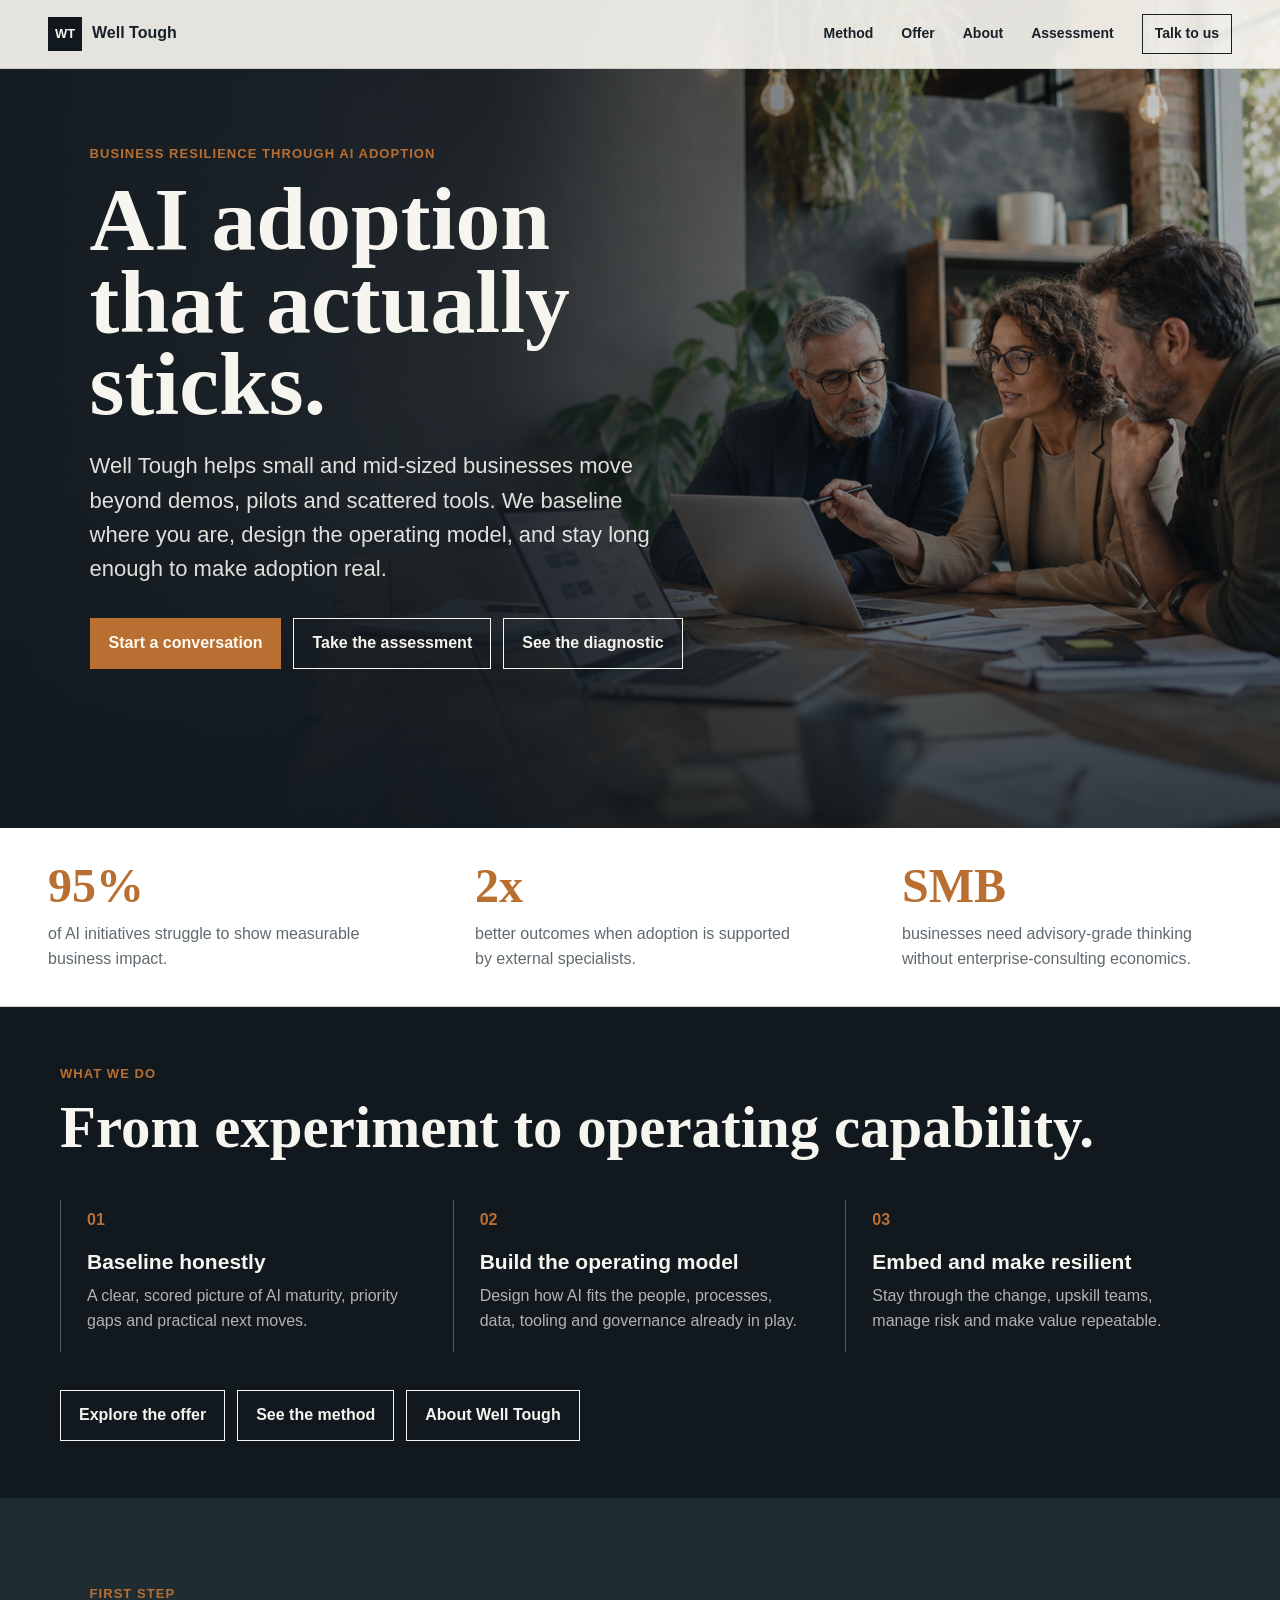
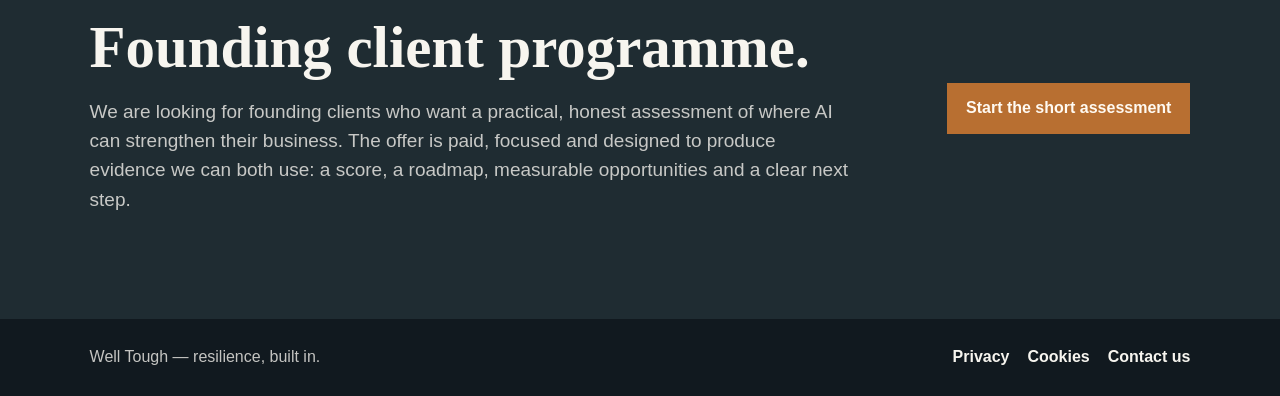
<file: index.html>
<!doctype html>
<html lang="en">
  <head>
    <link rel="icon" href="assets/images/favicon.svg" type="image/svg+xml">
    <meta charset="utf-8">
    <meta name="viewport" content="width=device-width, initial-scale=1">
    <title>Well Tough | AI Adoption That Sticks</title>
    <meta
      name="description"
      content="Well Tough helps small and mid-sized businesses turn AI from a risky experiment into durable business resilience."
    >
    <meta property="og:title" content="Well Tough | AI Adoption That Sticks">
    <meta
      property="og:description"
      content="Practical AI adoption advisory for businesses that need the value to land, not another strategy deck."
    >
    <meta property="og:type" content="website">
    <meta property="og:image" content="assets/images/hero-ai-adoption.png">
    <link rel="canonical" href="https://andersonhowells.github.io/well-tough/">
    <link rel="stylesheet" href="assets/css/styles.css">
    <script type="application/ld+json">
      {
        "@context": "https://schema.org",
        "@type": "ProfessionalService",
        "name": "Well Tough",
        "description": "AI adoption advisory helping small and mid-sized businesses adopt AI with governance, measurable value and practical operating change.",
        "url": "https://andersonhowells.github.io/well-tough/",
        "email": "info@welltough.co.uk",
        "telephone": "+447958412147",
        "address": {
          "@type": "PostalAddress",
          "addressLocality": "Cobham",
          "addressRegion": "Surrey",
          "addressCountry": "GB"
        },
        "areaServed": "United Kingdom",
        "serviceType": [
          "AI adoption consultancy",
          "AI readiness diagnostic",
          "AI governance advisory",
          "AI resilience assessment"
        ]
      }
    </script>
  </head>
  <body>
    <header class="site-header" aria-label="Primary navigation">
      <a class="brand" href="index.html" aria-label="Well Tough home">
        <span class="brand-mark">WT</span>
        <span>Well Tough</span>
      </a>
      <nav>
        <a href="method.html">Method</a>
        <a href="offer.html">Offer</a>
        <a href="team.html">About</a>
        <a href="assessment.html">Assessment</a>
        <a class="nav-cta" href="contact.html">Talk to us</a>
      </nav>
    </header>

    <main id="top">
      <section class="hero">
        <div class="hero-media" aria-hidden="true"></div>
        <div class="hero-overlay"></div>
        <div class="hero-content">
          <p class="eyebrow">Business resilience through AI adoption</p>
          <h1>AI adoption that actually sticks.</h1>
          <p class="hero-copy">
            Well Tough helps small and mid-sized businesses move beyond demos, pilots and scattered tools.
            We baseline where you are, design the operating model, and stay long enough to make adoption real.
          </p>
          <div class="hero-actions">
            <a class="button primary" href="contact.html">Start a conversation</a>
            <a class="button secondary" href="assessment.html">Take the assessment</a>
            <a class="button secondary" href="offer.html">See the diagnostic</a>
          </div>
        </div>
      </section>

      <section class="proof-band" aria-label="Market context">
        <div>
          <strong>95%</strong>
          <span>of AI initiatives struggle to show measurable business impact.</span>
        </div>
        <div>
          <strong>2x</strong>
          <span>better outcomes when adoption is supported by external specialists.</span>
        </div>
        <div>
          <strong>SMB</strong>
          <span>businesses need advisory-grade thinking without enterprise-consulting economics.</span>
        </div>
      </section>

      <section class="section dark">
        <div class="section-heading">
          <p class="section-kicker">What we do</p>
          <h2>From experiment to operating capability.</h2>
        </div>
        <div class="feature-grid">
          <article>
            <span>01</span>
            <h3>Baseline honestly</h3>
            <p>A clear, scored picture of AI maturity, priority gaps and practical next moves.</p>
          </article>
          <article>
            <span>02</span>
            <h3>Build the operating model</h3>
            <p>Design how AI fits the people, processes, data, tooling and governance already in play.</p>
          </article>
          <article>
            <span>03</span>
            <h3>Embed and make resilient</h3>
            <p>Stay through the change, upskill teams, manage risk and make value repeatable.</p>
          </article>
        </div>
        <div class="section-actions">
          <a class="button secondary" href="offer.html">Explore the offer</a>
          <a class="button secondary" href="method.html">See the method</a>
          <a class="button secondary" href="team.html">About Well Tough</a>
        </div>
      </section>

      <section class="cta-section">
        <div>
          <p class="section-kicker">First step</p>
          <h2>Founding client programme.</h2>
          <p>
            We are looking for founding clients who want a practical, honest assessment of where AI can
            strengthen their business. The offer is paid, focused and designed to produce evidence we can
            both use: a score, a roadmap, measurable opportunities and a clear next step.
          </p>
        </div>
        <a class="button primary" href="assessment.html">Start the short assessment</a>
      </section>
    </main>

    <footer>
      <a class="quiet-admin-link" href="admin/" aria-label="Admin section">Well Tough — resilience, built in.</a>
      <div class="footer-links">
        <a href="privacy.html">Privacy</a>
        <a href="cookies.html">Cookies</a>
        <a href="contact.html">Contact us</a>
      </div>
    </footer>
  </body>
</html>
</file>
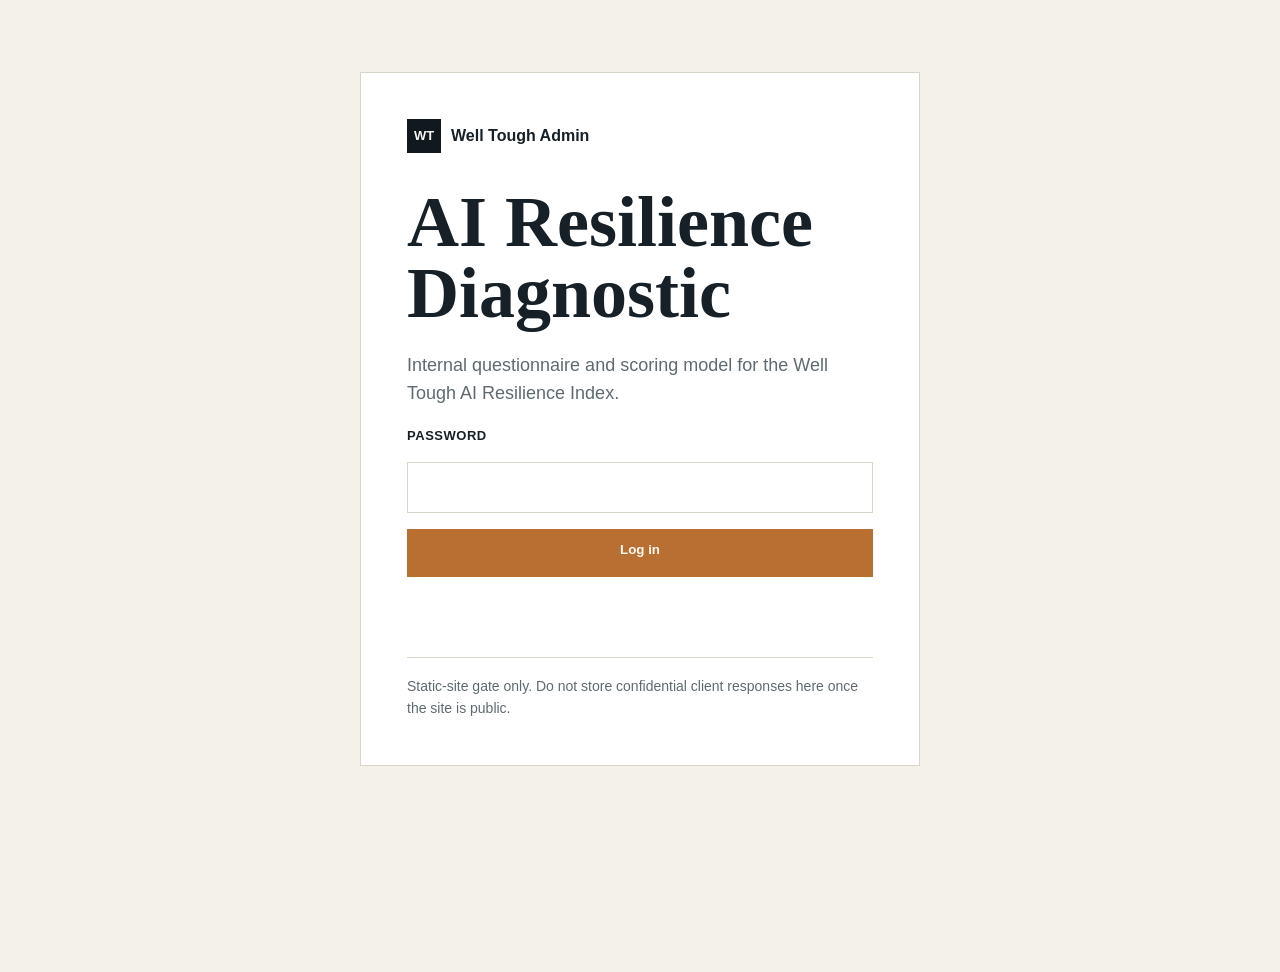
<file: admin/index.html>
<!doctype html>
<html lang="en">
  <head>
    <link rel="icon" href="../assets/images/favicon.svg" type="image/svg+xml">
    <meta charset="utf-8">
    <meta name="viewport" content="width=device-width, initial-scale=1">
    <meta name="robots" content="noindex, nofollow">
    <title>Well Tough Admin | AI Resilience Diagnostic</title>
    <link rel="stylesheet" href="../assets/css/styles.css">
    <link rel="stylesheet" href="admin.css">
  </head>
  <body class="admin-body">
    <main class="admin-shell">
      <section class="login-panel" id="loginPanel">
        <a class="brand admin-brand" href="../index.html" aria-label="Well Tough home">
          <span class="brand-mark">WT</span>
          <span>Well Tough Admin</span>
        </a>
        <h1>AI Resilience Diagnostic</h1>
        <p>
          Internal questionnaire and scoring model for the Well Tough AI Resilience Index.
        </p>
        <form id="loginForm">
          <label for="adminPassword">Password</label>
          <input id="adminPassword" name="adminPassword" type="password" autocomplete="current-password" required>
          <button class="button primary" type="submit">Log in</button>
          <p class="login-error" id="loginError" role="alert"></p>
        </form>
        <p class="admin-note">
          Static-site gate only. Do not store confidential client responses here once the site is public.
        </p>
      </section>

      <section class="admin-app" id="adminApp" hidden>
        <header class="admin-topbar">
          <a class="brand" href="../index.html">
            <span class="brand-mark">WT</span>
            <span>Well Tough</span>
          </a>
          <div class="admin-actions">
            <a class="small-button ghost" href="framework.html">Framework</a>
            <a class="small-button ghost" href="pricing.html">Tool pricing</a>
            <a class="small-button ghost" href="tools.html">Tool map</a>
            <button class="small-button" id="printButton" type="button">Print / PDF</button>
            <button class="small-button" id="exportButton" type="button">Export JSON</button>
            <button class="small-button ghost" id="logoutButton" type="button">Log out</button>
          </div>
        </header>

        <section class="admin-hero">
          <div>
            <p class="section-kicker">Internal diagnostic</p>
            <h1>Well Tough AI Resilience Index</h1>
            <p>
              Score each question from 0 to 4. Each of the five dimensions contributes 20 points,
              giving an overall AIRI score out of 100.
            </p>
          </div>
          <aside class="client-card">
            <label>
              Client name
              <input id="clientName" type="text" placeholder="Company name">
            </label>
            <label>
              Sector
              <input id="clientSector" type="text" placeholder="e.g. Accountancy, manufacturing">
            </label>
            <label>
              Assessor
              <input id="assessorName" type="text" placeholder="Andrew / Andy">
            </label>
          </aside>
        </section>

        <section class="score-summary" aria-label="Score summary">
          <div class="score-total admin-score">
            <span>AIRI score</span>
            <strong id="totalScore">0</strong>
            <em>/100</em>
            <p id="scoreBand">Not yet assessed</p>
          </div>
          <div class="admin-score-bars" id="dimensionScores"></div>
        </section>

        <section class="questionnaire" id="questionnaire"></section>

        <section class="recommendations">
          <div class="section-heading">
            <p class="section-kicker">Priority actions</p>
            <h2>Suggested next-grade moves</h2>
            <p>
              These are generated from the lowest-scoring answers and should be refined during the executive workshop.
            </p>
          </div>
          <div id="priorityActions" class="priority-list"></div>
        </section>
      </section>
    </main>
    <script src="admin.js"></script>
  </body>
</html>
</file>
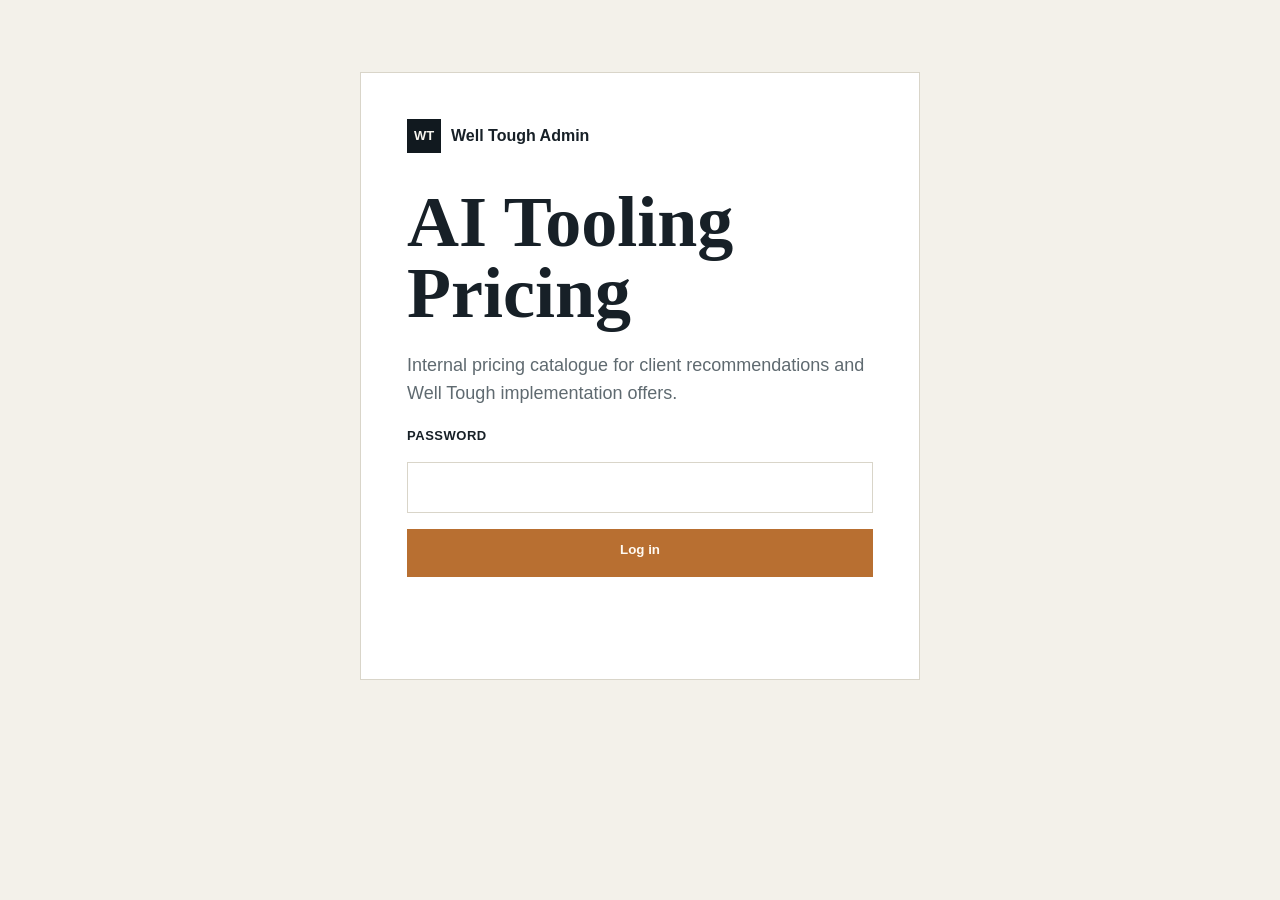
<file: admin-pricing.html>
<!doctype html>
<html lang="en">
  <head>
    <link rel="icon" href="assets/images/favicon.svg" type="image/svg+xml">
    <meta charset="utf-8">
    <meta http-equiv="refresh" content="0; url=admin/pricing.html">
    <meta name="robots" content="noindex, nofollow">
    <title>Redirecting | Well Tough Admin</title>
    <link rel="canonical" href="admin/pricing.html">
  </head>
  <body>
    <p><a href="admin/pricing.html">Continue to Well Tough Admin Pricing</a></p>
  </body>
</html>
</file>
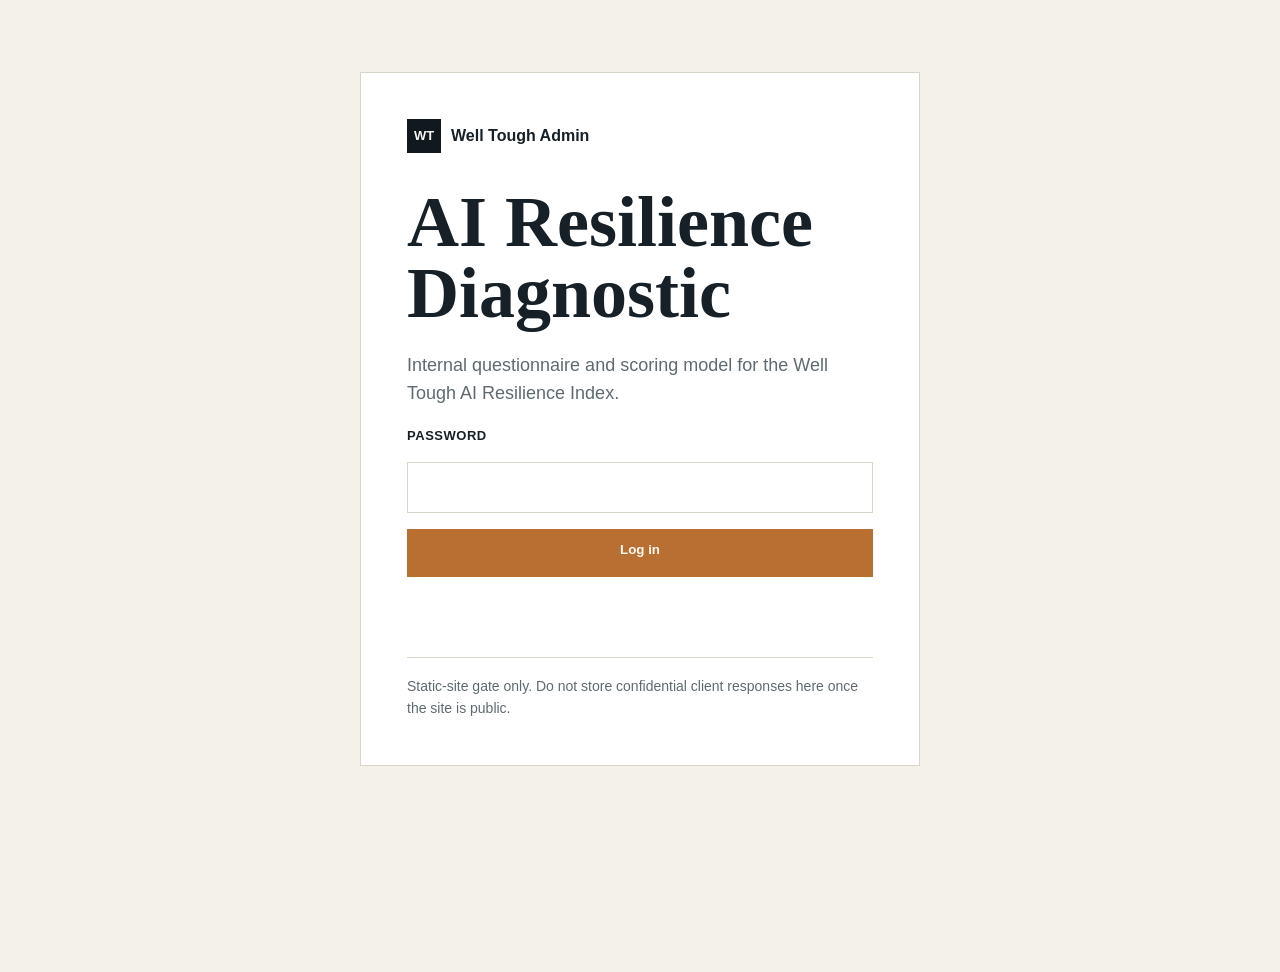
<file: admin.html>
<!doctype html>
<html lang="en">
  <head>
    <link rel="icon" href="assets/images/favicon.svg" type="image/svg+xml">
    <meta charset="utf-8">
    <meta http-equiv="refresh" content="0; url=admin/">
    <meta name="robots" content="noindex, nofollow">
    <title>Redirecting | Well Tough Admin</title>
    <link rel="canonical" href="admin/">
  </head>
  <body>
    <p><a href="admin/">Continue to Well Tough Admin</a></p>
  </body>
</html>
</file>
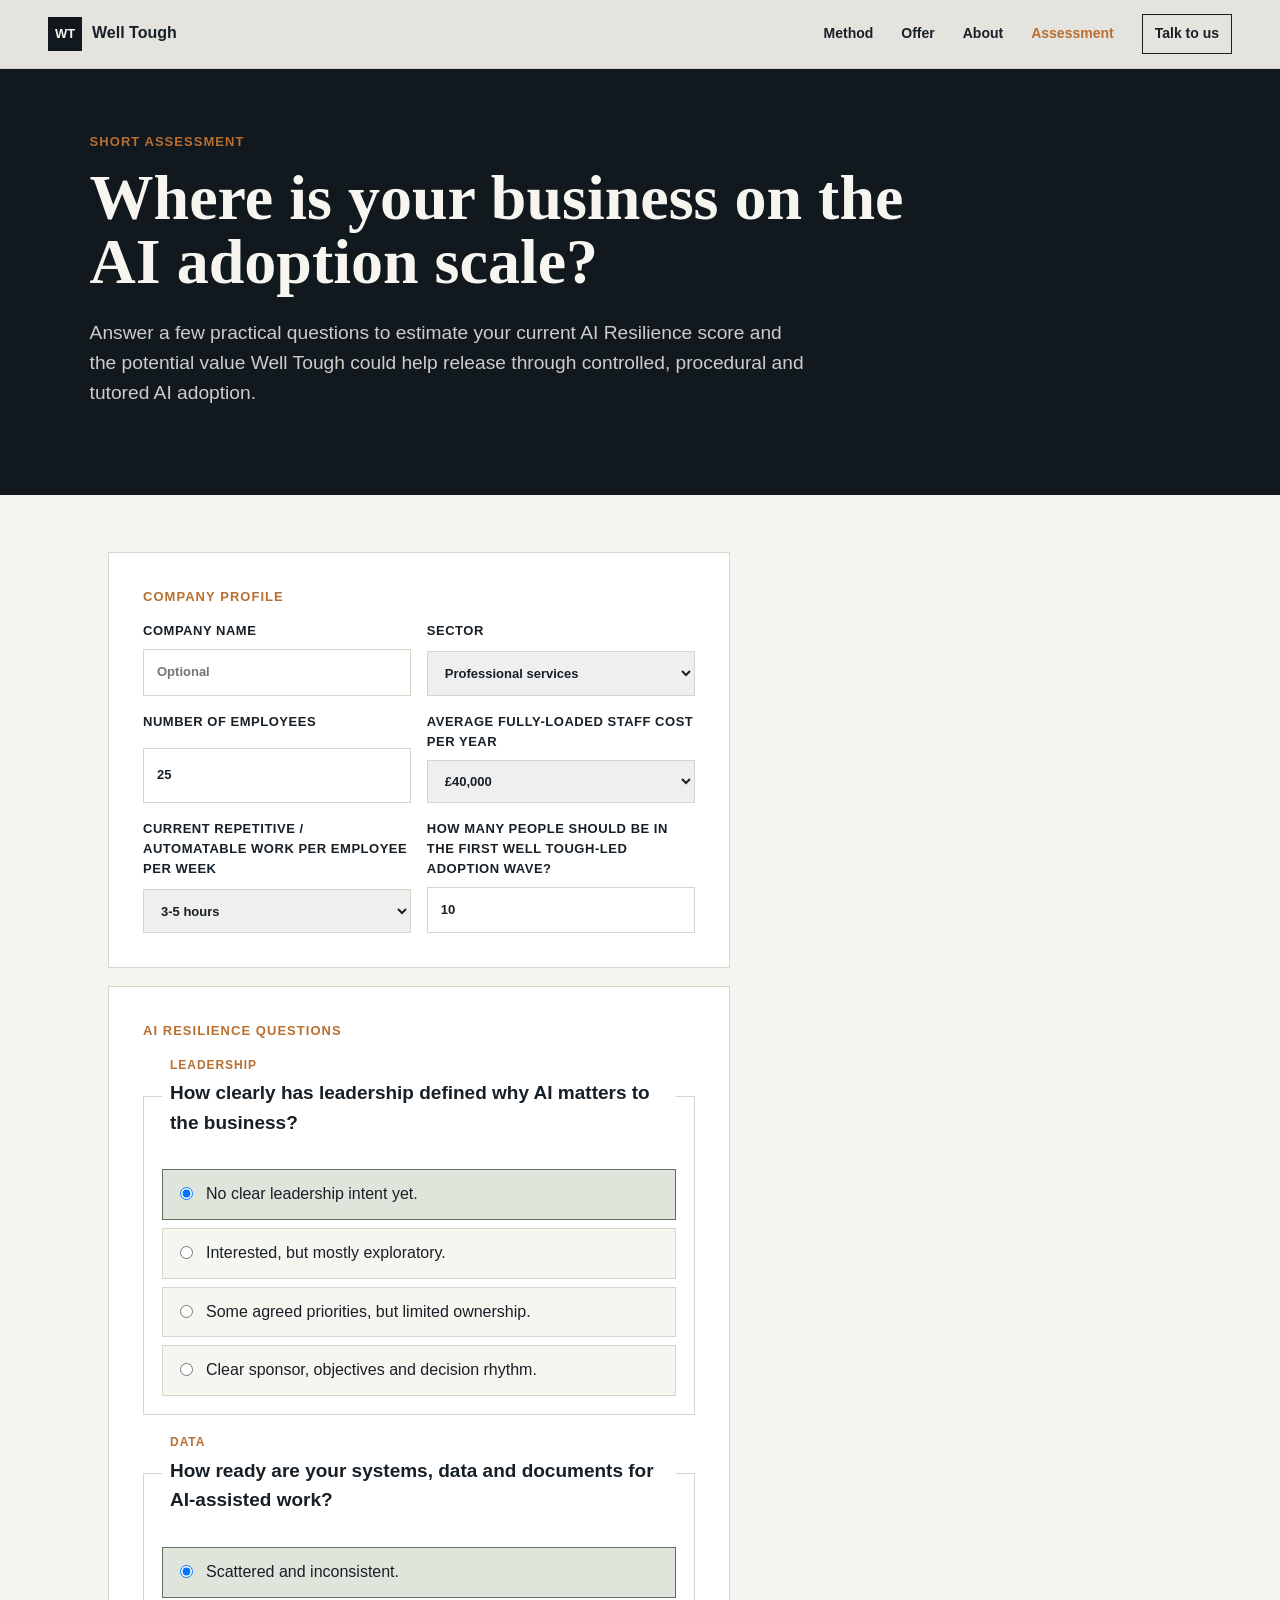
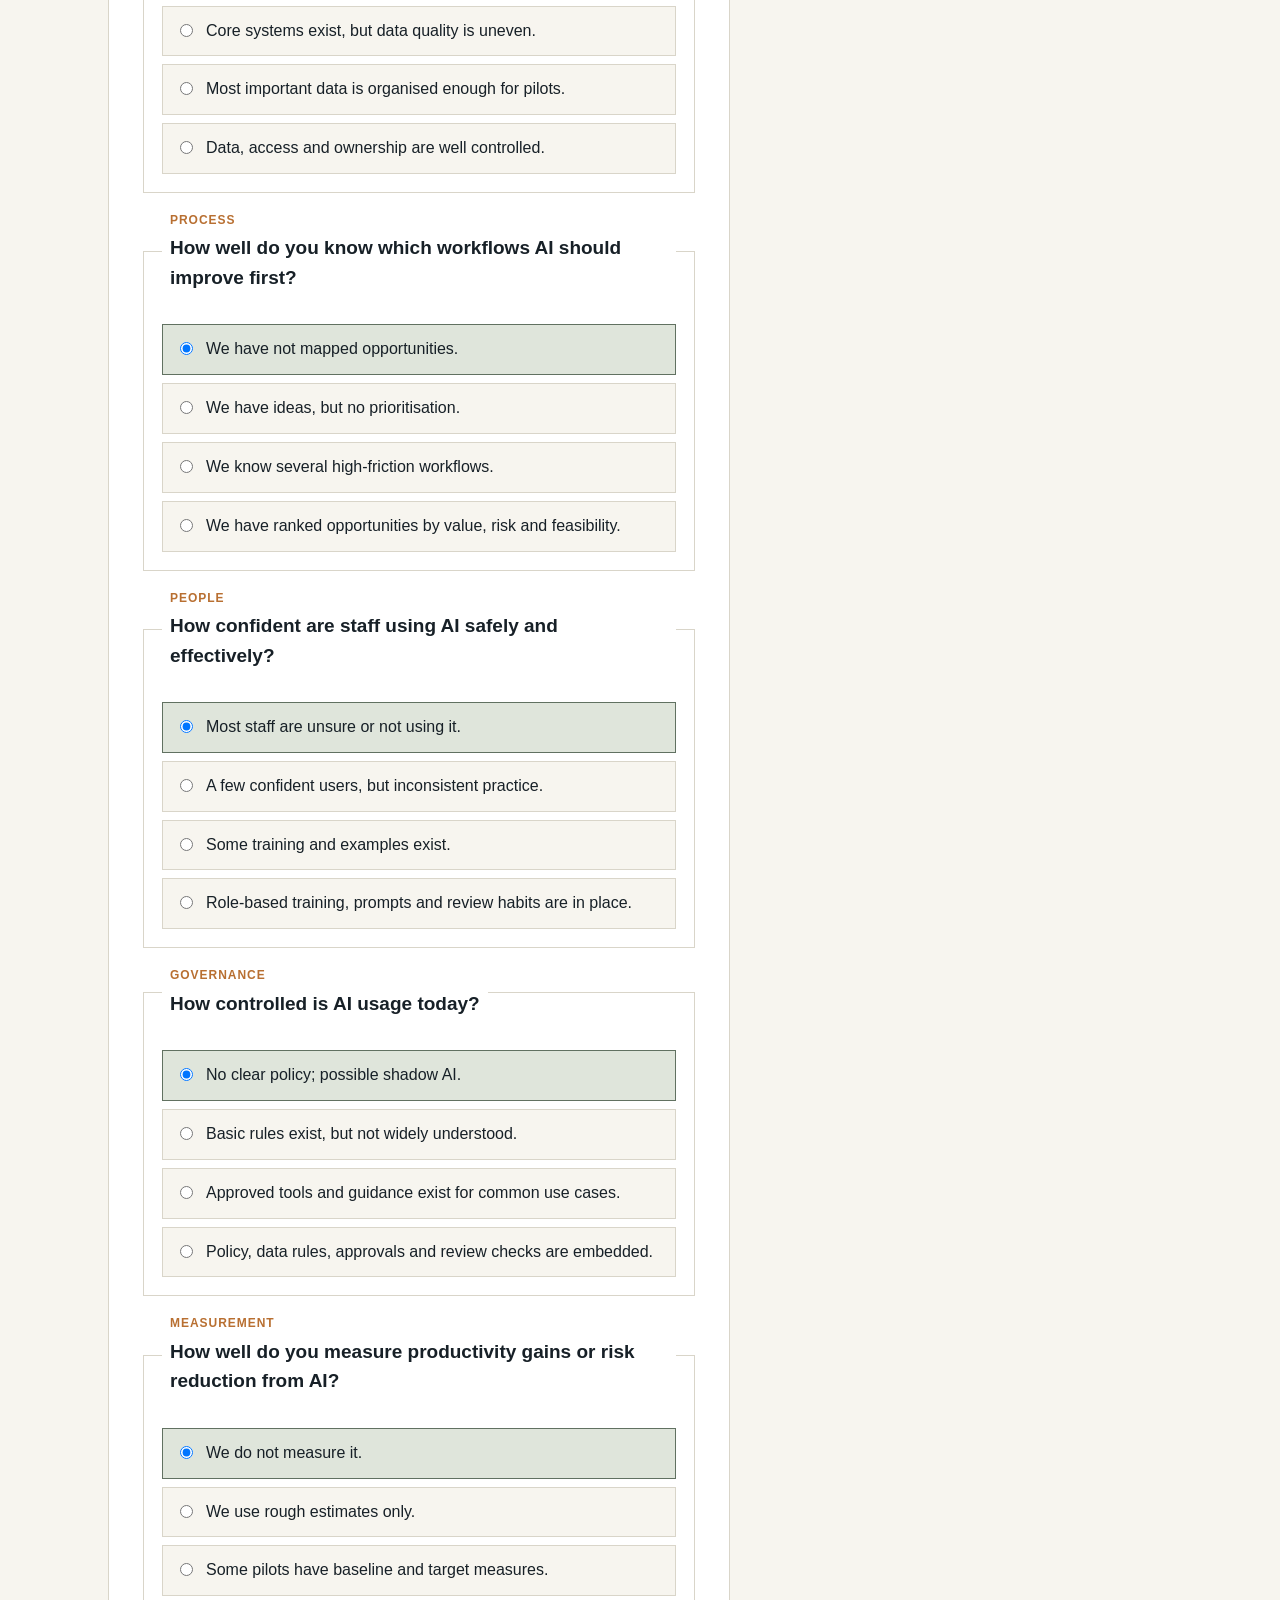
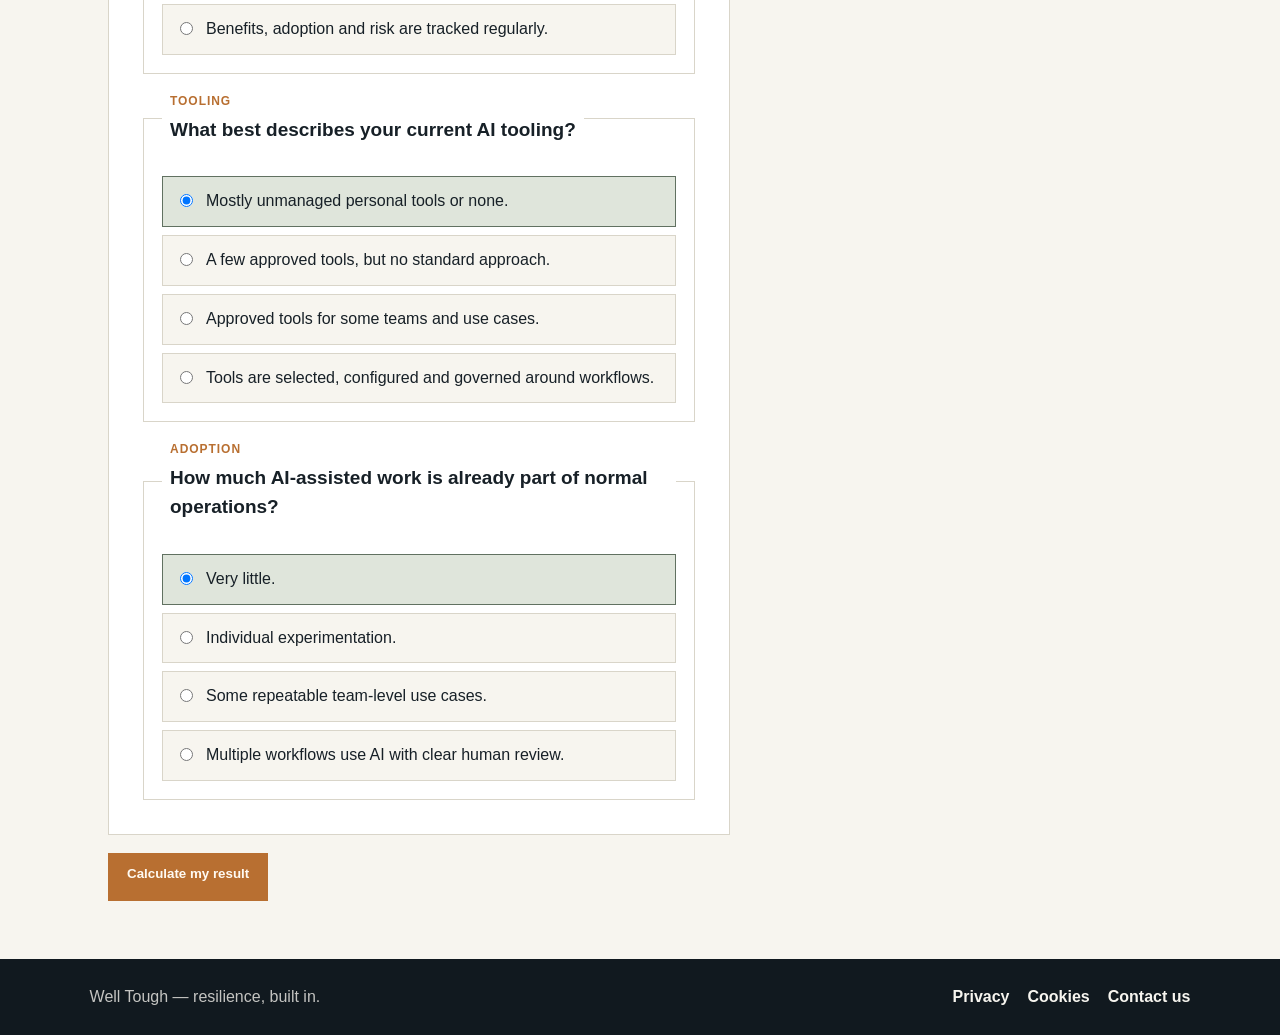
<file: assessment.html>
<!doctype html>
<html lang="en">
  <head>
    <link rel="icon" href="assets/images/favicon.svg" type="image/svg+xml">
    <meta charset="utf-8">
    <meta name="viewport" content="width=device-width, initial-scale=1">
    <title>AI Self-Assessment | Well Tough</title>
    <meta name="description" content="Take a short AI resilience self-assessment and receive an indicative AI readiness score and ROI estimate.">
    <meta property="og:title" content="AI Self-Assessment | Well Tough">
    <meta property="og:description" content="A short self-assessment for SMBs considering controlled, practical AI adoption.">
    <meta property="og:type" content="website">
    <meta property="og:image" content="assets/images/hero-ai-adoption.png">
    <link rel="canonical" href="https://andersonhowells.github.io/well-tough/assessment.html">
    <link rel="stylesheet" href="assets/css/styles.css">
  </head>
  <body>
    <header class="site-header" aria-label="Primary navigation">
      <a class="brand" href="index.html" aria-label="Well Tough home">
        <span class="brand-mark">WT</span>
        <span>Well Tough</span>
      </a>
      <nav>
        <a href="method.html">Method</a>
        <a href="offer.html">Offer</a>
        <a href="team.html">About</a>
        <a href="assessment.html" aria-current="page">Assessment</a>
        <a class="nav-cta" href="contact.html">Talk to us</a>
      </nav>
    </header>

    <main>
      <section class="page-hero">
        <p class="section-kicker">Short assessment</p>
        <h1>Where is your business on the AI adoption scale?</h1>
        <p>
          Answer a few practical questions to estimate your current AI Resilience score and the potential
          value Well Tough could help release through controlled, procedural and tutored AI adoption.
        </p>
      </section>

      <section class="section assessment-layout">
        <form class="assessment-form" id="assessmentForm">
          <section class="assessment-card">
            <p class="section-kicker">Company profile</p>
            <div class="form-grid">
              <label>
                Company name
                <input id="companyName" type="text" placeholder="Optional">
              </label>
              <label>
                Sector
                <select id="sector">
                  <option value="professional">Professional services</option>
                  <option value="accountancy">Accountancy</option>
                  <option value="legal">Legal</option>
                  <option value="recruitment">Recruitment</option>
                  <option value="manufacturing">Manufacturing</option>
                  <option value="education">Education</option>
                  <option value="property">Property / estate agency</option>
                  <option value="other">Other</option>
                </select>
              </label>
              <label>
                Number of employees
                <input id="employees" type="number" min="1" max="5000" value="25">
              </label>
              <label>
                Average fully-loaded staff cost per year
                <select id="salary">
                  <option value="30000">£30,000</option>
                  <option value="40000" selected>£40,000</option>
                  <option value="50000">£50,000</option>
                  <option value="65000">£65,000</option>
                  <option value="80000">£80,000</option>
                </select>
              </label>
              <label>
                Current repetitive / automatable work per employee per week
                <select id="adminHours">
                  <option value="2">1-2 hours</option>
                  <option value="4" selected>3-5 hours</option>
                  <option value="7">6-8 hours</option>
                  <option value="10">9+ hours</option>
                </select>
              </label>
              <label>
                How many people should be in the first Well Tough-led adoption wave?
                <input id="phaseUsers" type="number" min="1" max="5000" value="10">
              </label>
            </div>
          </section>

          <section class="assessment-card">
            <p class="section-kicker">AI resilience questions</p>
            <div id="assessmentQuestions" class="assessment-questions"></div>
          </section>

          <button class="button primary assessment-submit" type="submit">Calculate my result</button>
        </form>

        <aside class="assessment-results" id="assessmentResults" aria-live="polite" hidden>
          <div class="assessment-score">
            <span>Indicative AIRI score</span>
            <strong id="assessmentScore">0</strong>
            <em>/100</em>
            <p id="assessmentBand">Complete the assessment</p>
            <p class="opportunity-line" id="opportunityLine"></p>
          </div>
          <div class="result-block">
            <h2>Indicative ROI</h2>
            <div class="roi-list">
              <div class="roi-item" tabindex="0">
                <div>
                  <span>Potential annual value Well Tough could help release</span>
                  <strong id="annualValue">£0</strong>
                </div>
                <p>
                  The estimated annual value of productivity, cost and capacity improvement available from
                  applying the Well Tough framework to repetitive work, workflow redesign, training and governance.
                </p>
              </div>
              <div class="roi-item" tabindex="0">
                <div>
                  <span>Indicative Well Tough-led year-one investment</span>
                  <strong id="yearOneCost">£0</strong>
                </div>
                <p>
                  An indicative allowance for the diagnostic, governance setup, training, tooling support and
                  first controlled adoption wave. It is not a vendor quote or a final proposal.
                </p>
              </div>
              <div class="roi-item" tabindex="0">
                <div>
                  <span>Indicative year-one net benefit</span>
                  <strong id="netBenefit">£0</strong>
                </div>
                <p>
                  The estimated potential value minus the indicative year-one investment. This is directional,
                  not a guaranteed saving, and should be validated in a paid diagnostic.
                </p>
              </div>
              <div class="roi-item" tabindex="0">
                <div>
                  <span>Estimated payback period</span>
                  <strong id="payback">-</strong>
                </div>
                <p>
                  The approximate time it could take for released time value to cover the initial investment,
                  assuming Well Tough helps prioritise the right workflows, train users, manage risk and track benefits.
                </p>
              </div>
            </div>
          </div>
          <div class="result-block">
            <h2>What this suggests</h2>
            <p id="assessmentNarrative">
              Your result will appear as you answer the questions.
            </p>
          </div>
          <div class="result-block muted-block">
            <h2>Assumptions</h2>
            <p>
              This estimates potential value after Well Tough intervention, not current savings. It is directional,
              not a financial guarantee, and assumes measured AI adoption, role-based training, governance controls,
              and workflow redesign rather than unmanaged tool usage.
            </p>
          </div>
          <a class="button primary" href="contact.html">Discuss my result</a>
        </aside>
      </section>
    </main>

    <footer>
      <a class="quiet-admin-link" href="admin/" aria-label="Admin section">Well Tough — resilience, built in.</a>
      <div class="footer-links">
        <a href="privacy.html">Privacy</a>
        <a href="cookies.html">Cookies</a>
        <a href="contact.html">Contact us</a>
      </div>
    </footer>
    <script src="assets/js/assessment.js"></script>
  </body>
</html>
</file>
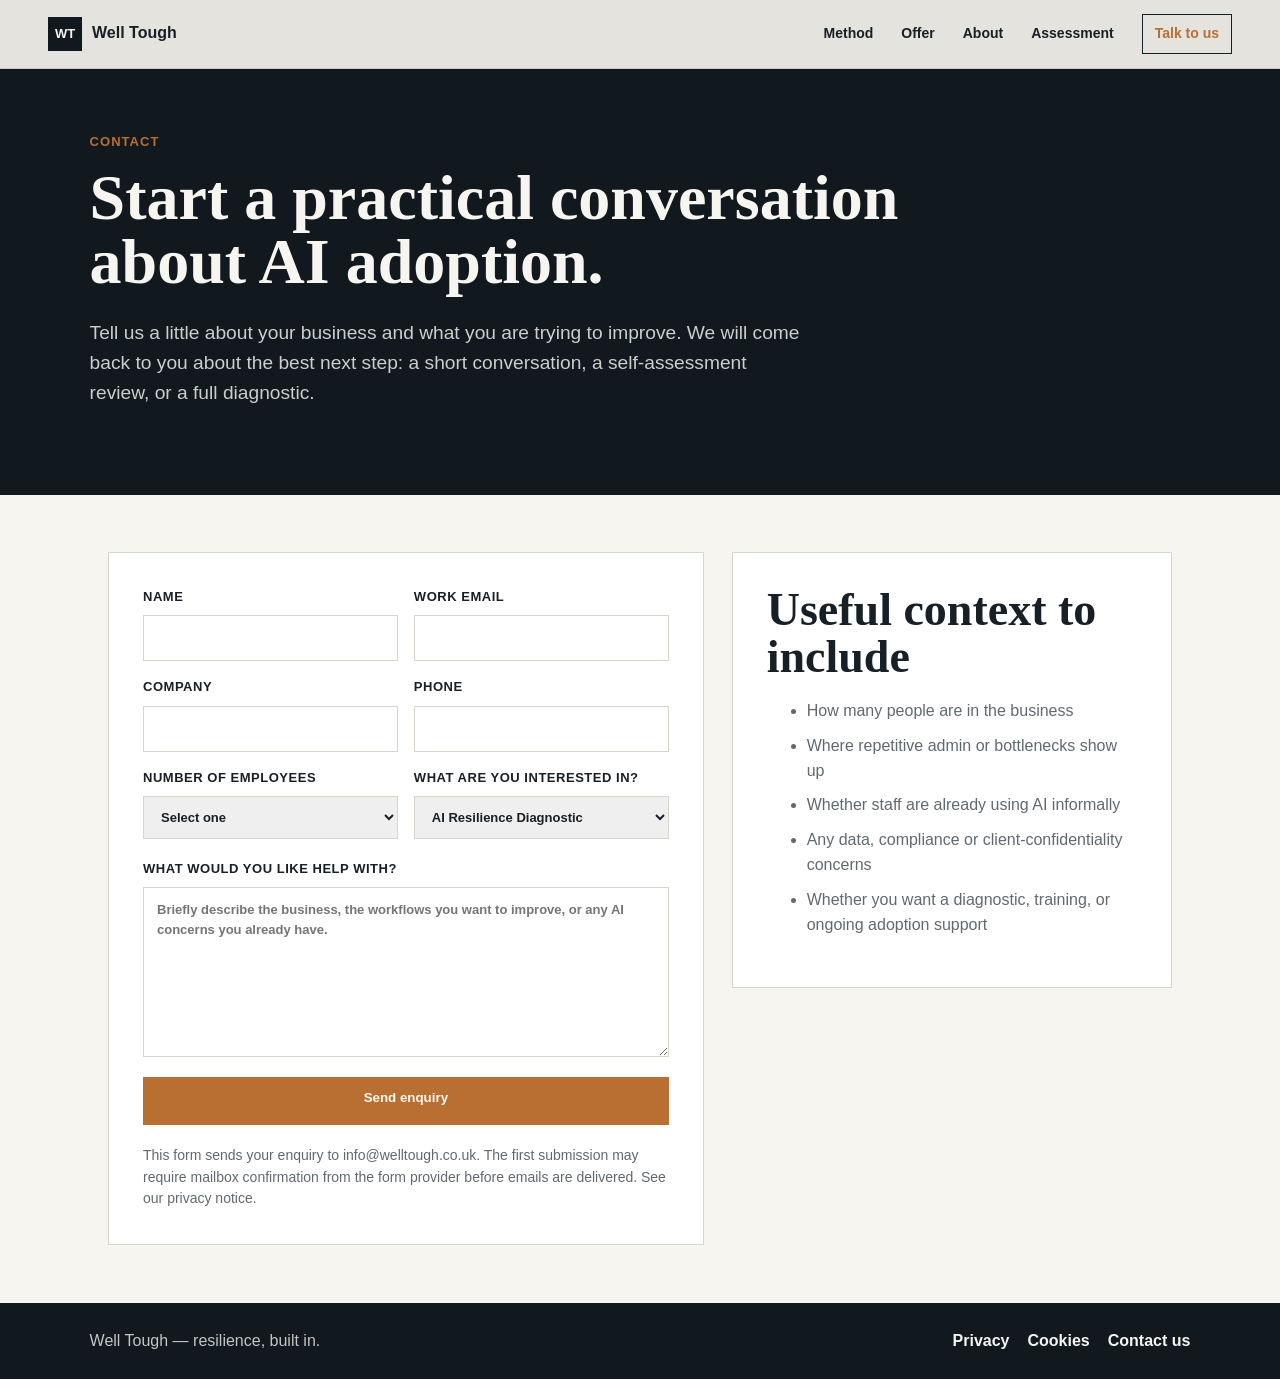
<file: contact.html>
<!doctype html>
<html lang="en">
  <head>
    <link rel="icon" href="assets/images/favicon.svg" type="image/svg+xml">
    <meta charset="utf-8">
    <meta name="viewport" content="width=device-width, initial-scale=1">
    <title>Contact | Well Tough</title>
    <meta name="description" content="Contact Well Tough about AI resilience diagnostics and adoption support.">
    <meta property="og:title" content="Contact | Well Tough">
    <meta property="og:description" content="Start a conversation about practical AI adoption for your business.">
    <meta property="og:type" content="website">
    <meta property="og:image" content="assets/images/hero-ai-adoption.png">
    <link rel="canonical" href="https://andersonhowells.github.io/well-tough/contact.html">
    <link rel="stylesheet" href="assets/css/styles.css">
  </head>
  <body>
    <header class="site-header" aria-label="Primary navigation">
      <a class="brand" href="index.html" aria-label="Well Tough home">
        <span class="brand-mark">WT</span>
        <span>Well Tough</span>
      </a>
      <nav>
        <a href="method.html">Method</a>
        <a href="offer.html">Offer</a>
        <a href="team.html">About</a>
        <a href="assessment.html">Assessment</a>
        <a class="nav-cta" href="contact.html" aria-current="page">Talk to us</a>
      </nav>
    </header>

    <main>
      <section class="page-hero">
        <p class="section-kicker">Contact</p>
        <h1>Start a practical conversation about AI adoption.</h1>
        <p>
          Tell us a little about your business and what you are trying to improve. We will come back to you
          about the best next step: a short conversation, a self-assessment review, or a full diagnostic.
        </p>
      </section>

      <section class="section contact-layout">
        <form
          class="contact-form"
          action="https://formsubmit.co/info@welltough.co.uk"
          method="POST"
        >
          <input type="hidden" name="_subject" value="Well Tough website enquiry">
          <input type="hidden" name="_template" value="table">
          <input type="hidden" name="_captcha" value="false">
          <input type="hidden" name="_next" value="thanks.html">
          <input type="text" name="_honey" tabindex="-1" autocomplete="off" class="hidden-field">

          <div class="form-grid">
            <label>
              Name
              <input name="name" type="text" autocomplete="name" required>
            </label>
            <label>
              Work email
              <input name="email" type="email" autocomplete="email" required>
            </label>
            <label>
              Company
              <input name="company" type="text" autocomplete="organization">
            </label>
            <label>
              Phone
              <input name="phone" type="tel" autocomplete="tel">
            </label>
            <label>
              Number of employees
              <select name="employees">
                <option value="">Select one</option>
                <option>1-10</option>
                <option>11-25</option>
                <option>26-50</option>
                <option>51-100</option>
                <option>101-250</option>
                <option>250+</option>
              </select>
            </label>
            <label>
              What are you interested in?
              <select name="interest">
                <option>AI Resilience Diagnostic</option>
                <option>Self-assessment follow-up</option>
                <option>AI Adoption Partnership</option>
                <option>Governance and risk support</option>
                <option>Training and workshops</option>
              </select>
            </label>
          </div>

          <label>
            What would you like help with?
            <textarea
              name="message"
              placeholder="Briefly describe the business, the workflows you want to improve, or any AI concerns you already have."
              required
            ></textarea>
          </label>

          <button class="button primary" type="submit">Send enquiry</button>
          <p class="form-note">
            This form sends your enquiry to info@welltough.co.uk. The first submission may require mailbox confirmation
            from the form provider before emails are delivered. See our <a href="privacy.html">privacy notice</a>.
          </p>
        </form>

        <aside class="contact-aside">
          <h2>Useful context to include</h2>
          <ul>
            <li>How many people are in the business</li>
            <li>Where repetitive admin or bottlenecks show up</li>
            <li>Whether staff are already using AI informally</li>
            <li>Any data, compliance or client-confidentiality concerns</li>
            <li>Whether you want a diagnostic, training, or ongoing adoption support</li>
          </ul>
        </aside>
      </section>
    </main>

    <footer>
      <a class="quiet-admin-link" href="admin/" aria-label="Admin section">Well Tough — resilience, built in.</a>
      <div class="footer-links">
        <a href="privacy.html">Privacy</a>
        <a href="cookies.html">Cookies</a>
        <a href="contact.html">Contact us</a>
      </div>
    </footer>
  </body>
</html>
</file>
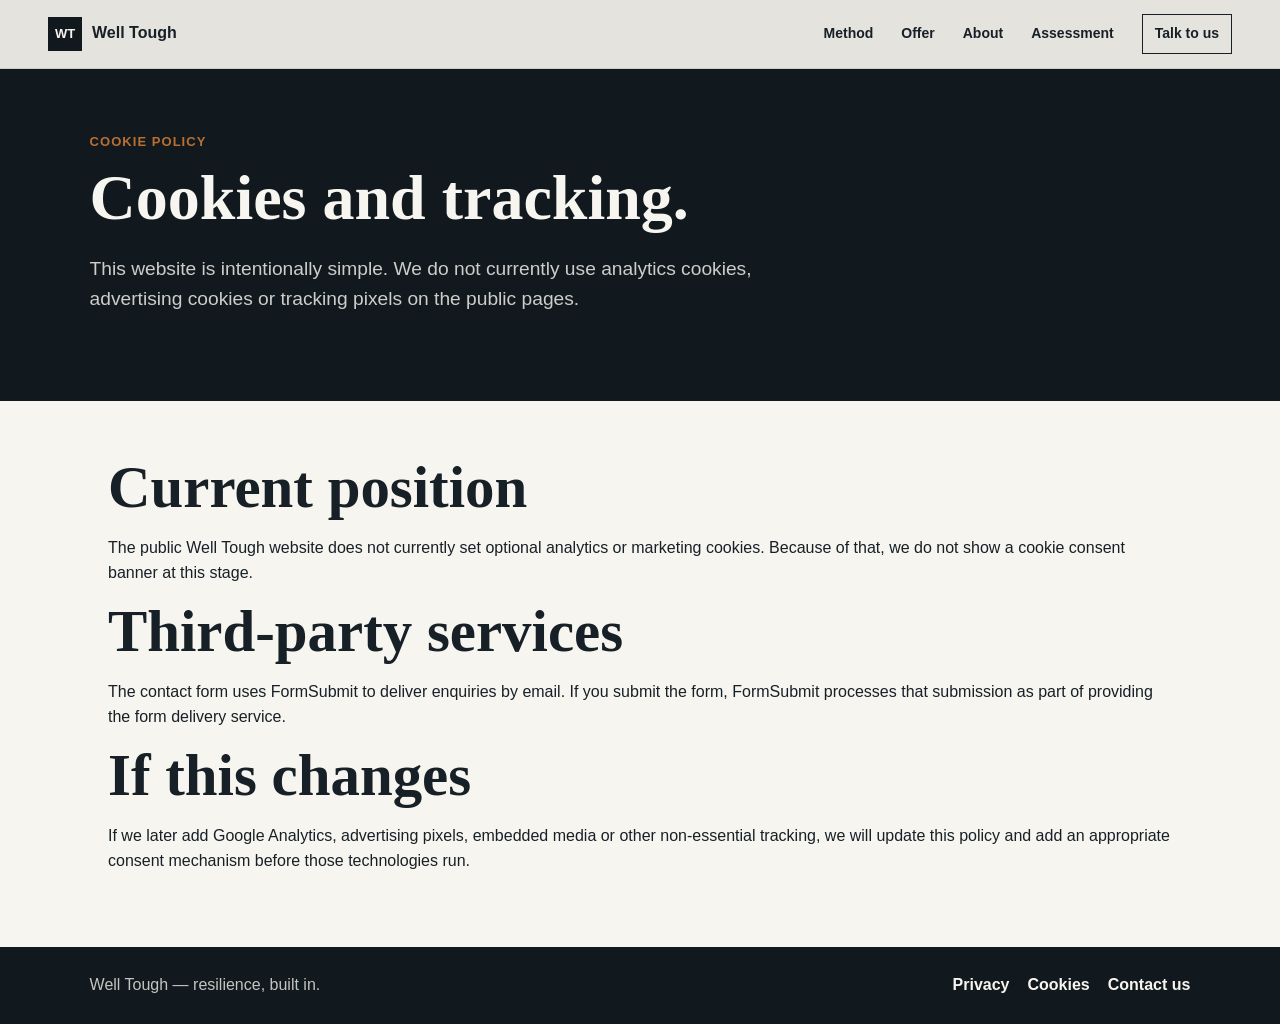
<file: cookies.html>
<!doctype html>
<html lang="en">
  <head>
    <link rel="icon" href="assets/images/favicon.svg" type="image/svg+xml">
    <meta charset="utf-8">
    <meta name="viewport" content="width=device-width, initial-scale=1">
    <title>Cookie Policy | Well Tough</title>
    <meta name="description" content="Well Tough cookie policy for the public website.">
    <meta property="og:title" content="Cookie Policy | Well Tough">
    <meta property="og:description" content="Information about cookies and tracking on the Well Tough website.">
    <meta property="og:type" content="website">
    <meta property="og:image" content="assets/images/hero-ai-adoption.png">
    <link rel="canonical" href="https://andersonhowells.github.io/well-tough/cookies.html">
    <link rel="stylesheet" href="assets/css/styles.css">
  </head>
  <body>
    <header class="site-header" aria-label="Primary navigation">
      <a class="brand" href="index.html" aria-label="Well Tough home">
        <span class="brand-mark">WT</span>
        <span>Well Tough</span>
      </a>
      <nav>
        <a href="method.html">Method</a>
        <a href="offer.html">Offer</a>
        <a href="team.html">About</a>
        <a href="assessment.html">Assessment</a>
        <a class="nav-cta" href="contact.html">Talk to us</a>
      </nav>
    </header>

    <main>
      <section class="page-hero compact-legal">
        <p class="section-kicker">Cookie policy</p>
        <h1>Cookies and tracking.</h1>
        <p>
          This website is intentionally simple. We do not currently use analytics cookies, advertising cookies
          or tracking pixels on the public pages.
        </p>
      </section>

      <section class="section legal-copy">
        <h2>Current position</h2>
        <p>
          The public Well Tough website does not currently set optional analytics or marketing cookies.
          Because of that, we do not show a cookie consent banner at this stage.
        </p>

        <h2>Third-party services</h2>
        <p>
          The contact form uses FormSubmit to deliver enquiries by email. If you submit the form, FormSubmit
          processes that submission as part of providing the form delivery service.
        </p>

        <h2>If this changes</h2>
        <p>
          If we later add Google Analytics, advertising pixels, embedded media or other non-essential tracking,
          we will update this policy and add an appropriate consent mechanism before those technologies run.
        </p>
      </section>
    </main>

    <footer>
      <a class="quiet-admin-link" href="admin/" aria-label="Admin section">Well Tough — resilience, built in.</a>
      <div class="footer-links">
        <a href="privacy.html">Privacy</a>
        <a href="cookies.html" aria-current="page">Cookies</a>
        <a href="contact.html">Contact us</a>
      </div>
    </footer>
  </body>
</html>
</file>
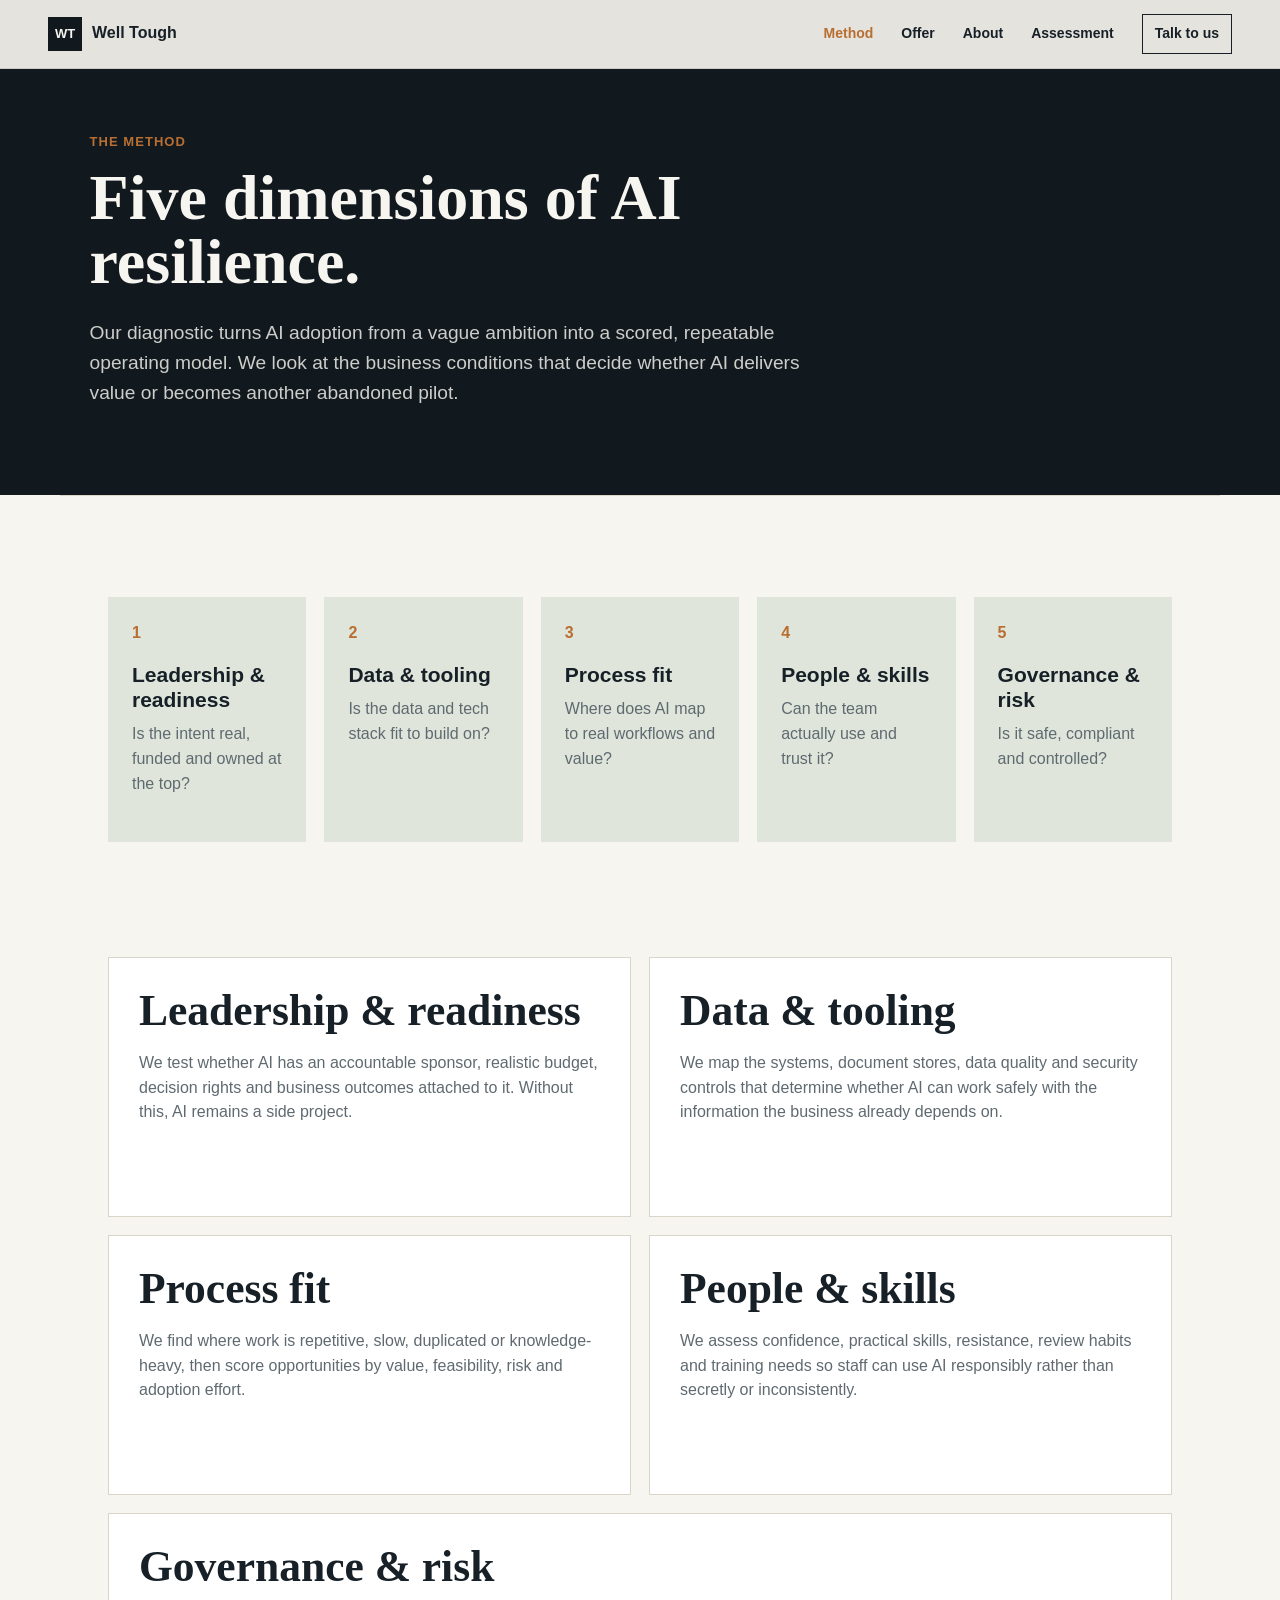
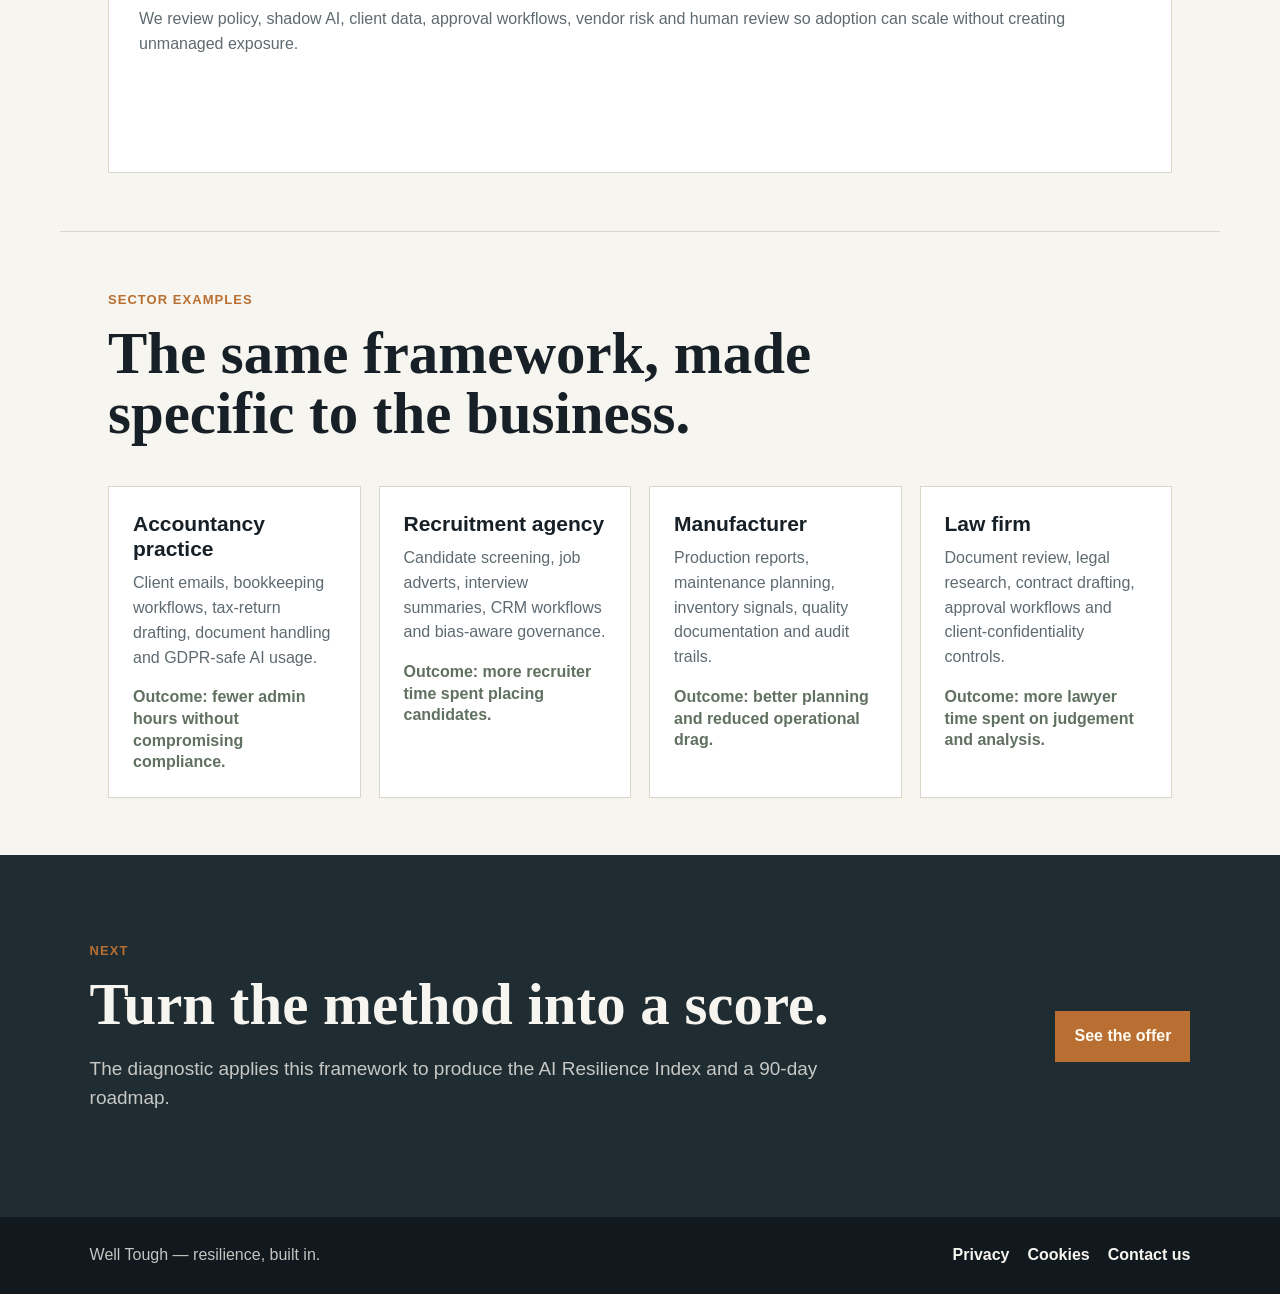
<file: method.html>
<!doctype html>
<html lang="en">
  <head>
    <link rel="icon" href="assets/images/favicon.svg" type="image/svg+xml">
    <meta charset="utf-8">
    <meta name="viewport" content="width=device-width, initial-scale=1">
    <title>Method | Well Tough</title>
    <meta name="description" content="The Well Tough five-dimension AI resilience method.">
    <meta property="og:title" content="Method | Well Tough">
    <meta property="og:description" content="A repeatable five-dimension method for making AI adoption stick.">
    <meta property="og:type" content="website">
    <meta property="og:image" content="assets/images/hero-ai-adoption.png">
    <link rel="canonical" href="https://andersonhowells.github.io/well-tough/method.html">
    <link rel="stylesheet" href="assets/css/styles.css">
  </head>
  <body>
    <header class="site-header" aria-label="Primary navigation">
      <a class="brand" href="index.html" aria-label="Well Tough home">
        <span class="brand-mark">WT</span>
        <span>Well Tough</span>
      </a>
      <nav>
        <a href="method.html" aria-current="page">Method</a>
        <a href="offer.html">Offer</a>
        <a href="team.html">About</a>
        <a href="assessment.html">Assessment</a>
        <a class="nav-cta" href="contact.html">Talk to us</a>
      </nav>
    </header>

    <main>
      <section class="page-hero">
        <p class="section-kicker">The method</p>
        <h1>Five dimensions of AI resilience.</h1>
        <p>
          Our diagnostic turns AI adoption from a vague ambition into a scored, repeatable operating model.
          We look at the business conditions that decide whether AI delivers value or becomes another abandoned pilot.
        </p>
      </section>

      <section class="section method">
        <div class="dimension-grid">
          <article>
            <span>1</span>
            <h3>Leadership &amp; readiness</h3>
            <p>Is the intent real, funded and owned at the top?</p>
          </article>
          <article>
            <span>2</span>
            <h3>Data &amp; tooling</h3>
            <p>Is the data and tech stack fit to build on?</p>
          </article>
          <article>
            <span>3</span>
            <h3>Process fit</h3>
            <p>Where does AI map to real workflows and value?</p>
          </article>
          <article>
            <span>4</span>
            <h3>People &amp; skills</h3>
            <p>Can the team actually use and trust it?</p>
          </article>
          <article>
            <span>5</span>
            <h3>Governance &amp; risk</h3>
            <p>Is it safe, compliant and controlled?</p>
          </article>
        </div>
      </section>

      <section class="section detail-grid">
        <article>
          <h2>Leadership &amp; readiness</h2>
          <p>
            We test whether AI has an accountable sponsor, realistic budget, decision rights and business
            outcomes attached to it. Without this, AI remains a side project.
          </p>
        </article>
        <article>
          <h2>Data &amp; tooling</h2>
          <p>
            We map the systems, document stores, data quality and security controls that determine whether
            AI can work safely with the information the business already depends on.
          </p>
        </article>
        <article>
          <h2>Process fit</h2>
          <p>
            We find where work is repetitive, slow, duplicated or knowledge-heavy, then score opportunities
            by value, feasibility, risk and adoption effort.
          </p>
        </article>
        <article>
          <h2>People &amp; skills</h2>
          <p>
            We assess confidence, practical skills, resistance, review habits and training needs so staff
            can use AI responsibly rather than secretly or inconsistently.
          </p>
        </article>
        <article>
          <h2>Governance &amp; risk</h2>
          <p>
            We review policy, shadow AI, client data, approval workflows, vendor risk and human review so
            adoption can scale without creating unmanaged exposure.
          </p>
        </article>
      </section>

      <section class="section sectors">
        <div class="section-heading">
          <p class="section-kicker">Sector examples</p>
          <h2>The same framework, made specific to the business.</h2>
        </div>
        <div class="sector-grid">
          <article>
            <h3>Accountancy practice</h3>
            <p>Client emails, bookkeeping workflows, tax-return drafting, document handling and GDPR-safe AI usage.</p>
            <strong>Outcome: fewer admin hours without compromising compliance.</strong>
          </article>
          <article>
            <h3>Recruitment agency</h3>
            <p>Candidate screening, job adverts, interview summaries, CRM workflows and bias-aware governance.</p>
            <strong>Outcome: more recruiter time spent placing candidates.</strong>
          </article>
          <article>
            <h3>Manufacturer</h3>
            <p>Production reports, maintenance planning, inventory signals, quality documentation and audit trails.</p>
            <strong>Outcome: better planning and reduced operational drag.</strong>
          </article>
          <article>
            <h3>Law firm</h3>
            <p>Document review, legal research, contract drafting, approval workflows and client-confidentiality controls.</p>
            <strong>Outcome: more lawyer time spent on judgement and analysis.</strong>
          </article>
        </div>
      </section>

      <section class="cta-section">
        <div>
          <p class="section-kicker">Next</p>
          <h2>Turn the method into a score.</h2>
          <p>The diagnostic applies this framework to produce the AI Resilience Index and a 90-day roadmap.</p>
        </div>
        <a class="button primary" href="offer.html">See the offer</a>
      </section>
    </main>

    <footer>
      <a class="quiet-admin-link" href="admin/" aria-label="Admin section">Well Tough — resilience, built in.</a>
      <div class="footer-links">
        <a href="privacy.html">Privacy</a>
        <a href="cookies.html">Cookies</a>
        <a href="contact.html">Contact us</a>
      </div>
    </footer>
  </body>
</html>
</file>
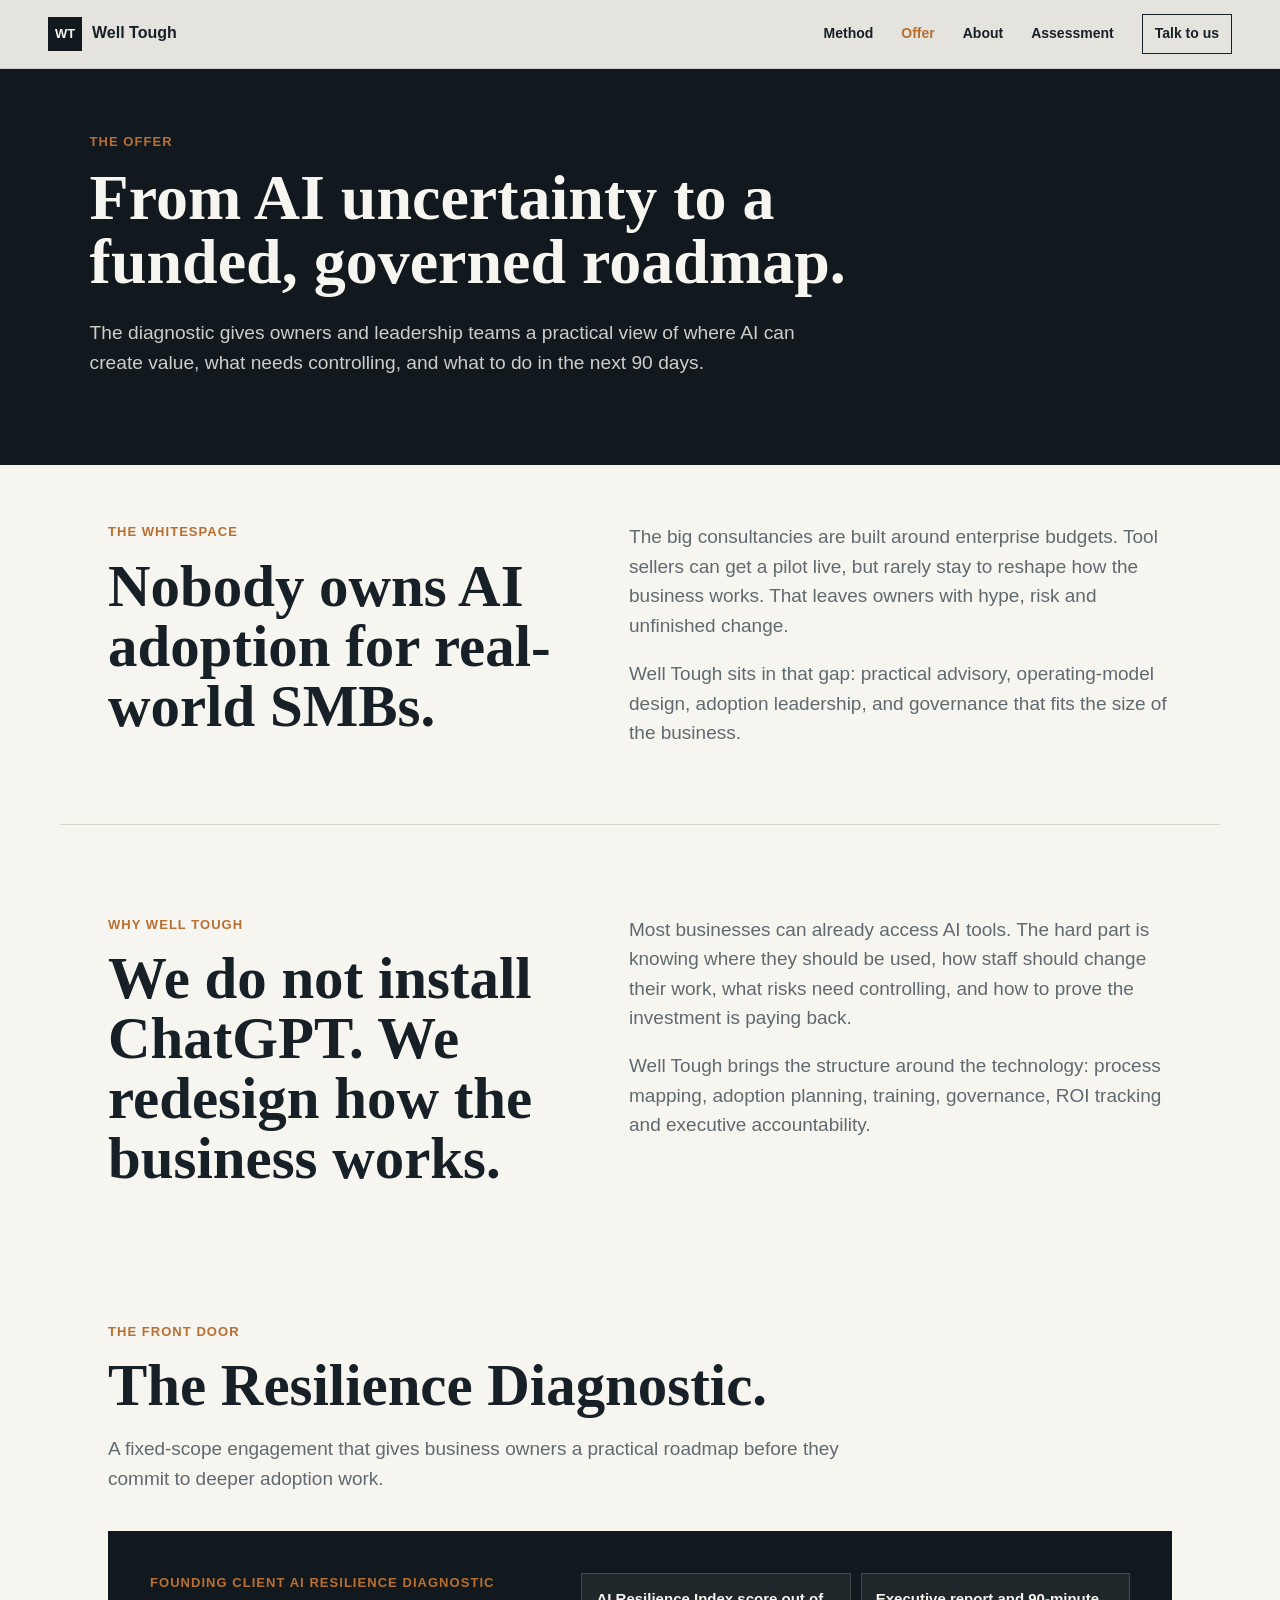
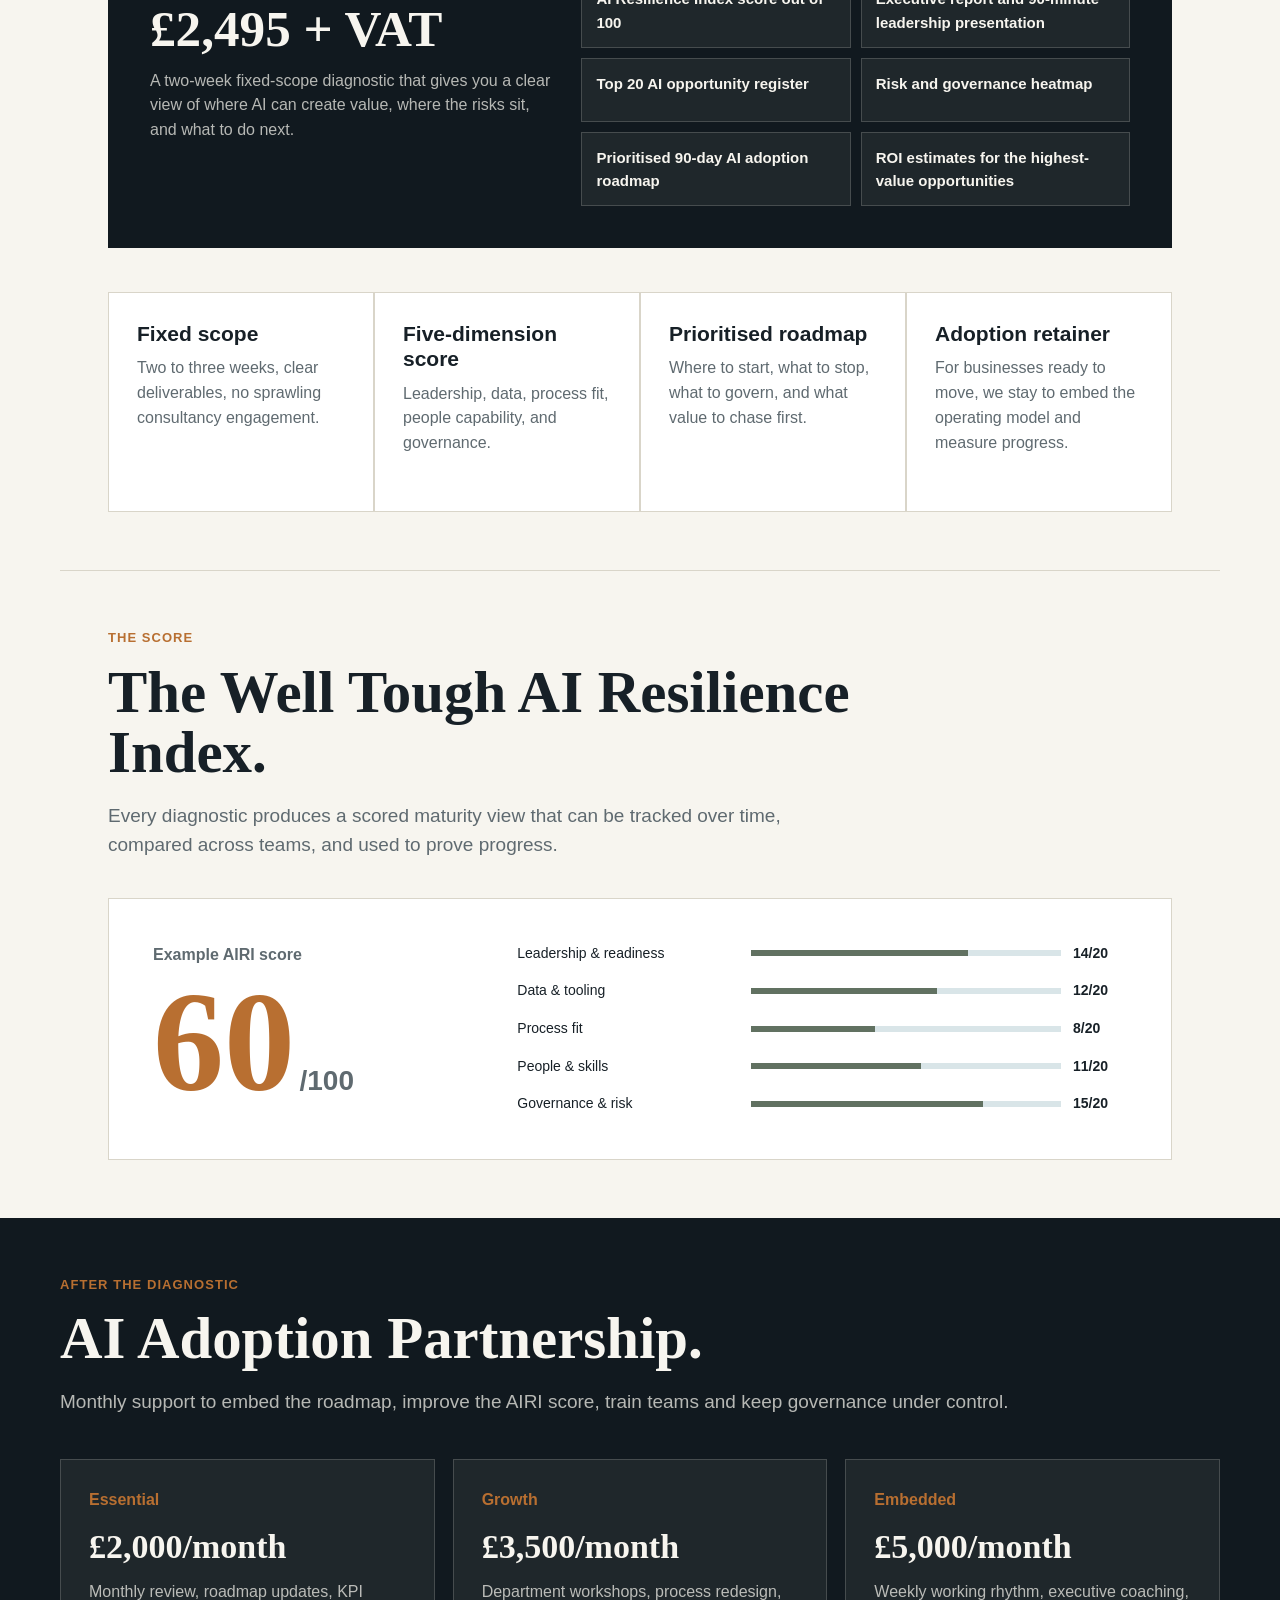
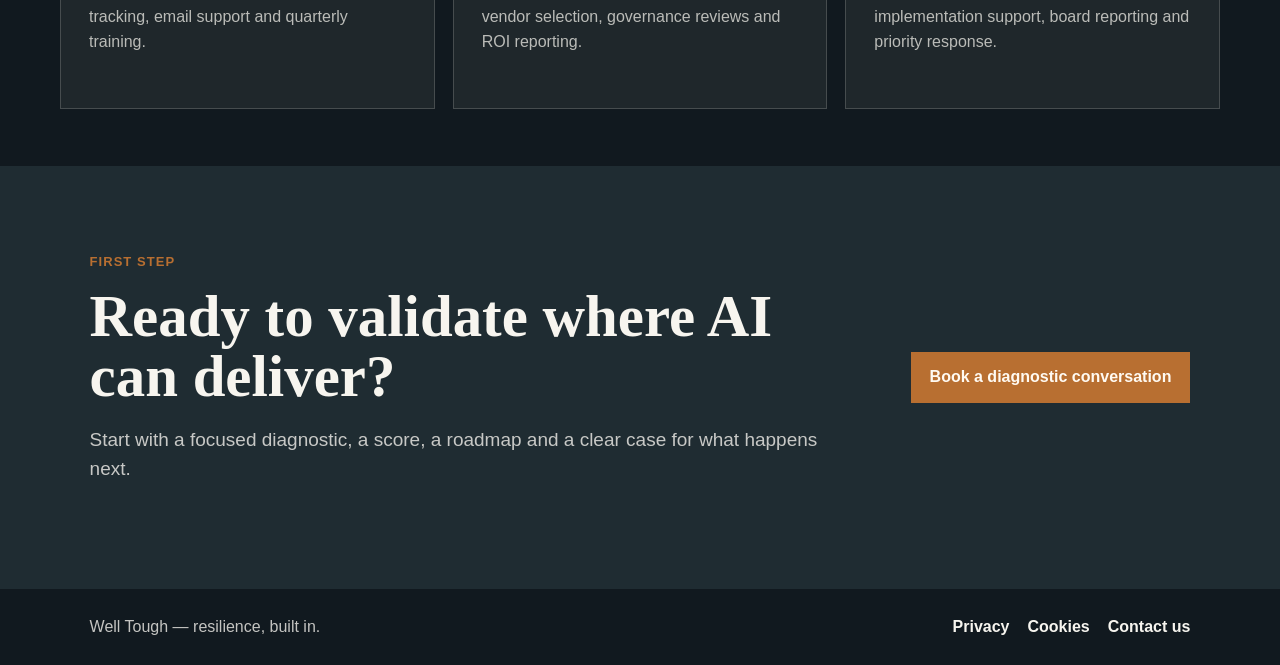
<file: offer.html>
<!doctype html>
<html lang="en">
  <head>
    <link rel="icon" href="assets/images/favicon.svg" type="image/svg+xml">
    <meta charset="utf-8">
    <meta name="viewport" content="width=device-width, initial-scale=1">
    <title>Offer | Well Tough</title>
    <meta name="description" content="The Well Tough AI Resilience Diagnostic and adoption partnership offer.">
    <meta property="og:title" content="Offer | Well Tough">
    <meta property="og:description" content="A fixed-scope diagnostic and adoption partnership for practical AI adoption.">
    <meta property="og:type" content="website">
    <meta property="og:image" content="assets/images/hero-ai-adoption.png">
    <link rel="canonical" href="https://andersonhowells.github.io/well-tough/offer.html">
    <link rel="stylesheet" href="assets/css/styles.css">
  </head>
  <body>
    <header class="site-header" aria-label="Primary navigation">
      <a class="brand" href="index.html" aria-label="Well Tough home">
        <span class="brand-mark">WT</span>
        <span>Well Tough</span>
      </a>
      <nav>
        <a href="method.html">Method</a>
        <a href="offer.html" aria-current="page">Offer</a>
        <a href="team.html">About</a>
        <a href="assessment.html">Assessment</a>
        <a class="nav-cta" href="contact.html">Talk to us</a>
      </nav>
    </header>

    <main>
      <section class="page-hero">
        <p class="section-kicker">The offer</p>
        <h1>From AI uncertainty to a funded, governed roadmap.</h1>
        <p>
          The diagnostic gives owners and leadership teams a practical view of where AI can create value,
          what needs controlling, and what to do in the next 90 days.
        </p>
      </section>

      <section class="section split">
        <div>
          <p class="section-kicker">The whitespace</p>
          <h2>Nobody owns AI adoption for real-world SMBs.</h2>
        </div>
        <div class="copy-stack">
          <p>
            The big consultancies are built around enterprise budgets. Tool sellers can get a pilot live,
            but rarely stay to reshape how the business works. That leaves owners with hype, risk and
            unfinished change.
          </p>
          <p>
            Well Tough sits in that gap: practical advisory, operating-model design, adoption leadership,
            and governance that fits the size of the business.
          </p>
        </div>
      </section>

      <section class="section split answer">
        <div>
          <p class="section-kicker">Why Well Tough</p>
          <h2>We do not install ChatGPT. We redesign how the business works.</h2>
        </div>
        <div class="copy-stack">
          <p>
            Most businesses can already access AI tools. The hard part is knowing where they should be used,
            how staff should change their work, what risks need controlling, and how to prove the investment
            is paying back.
          </p>
          <p>
            Well Tough brings the structure around the technology: process mapping, adoption planning,
            training, governance, ROI tracking and executive accountability.
          </p>
        </div>
      </section>

      <section class="section" id="diagnostic">
        <div class="section-heading">
          <p class="section-kicker">The front door</p>
          <h2>The Resilience Diagnostic.</h2>
          <p>
            A fixed-scope engagement that gives business owners a practical roadmap before they commit
            to deeper adoption work.
          </p>
        </div>
        <div class="price-panel">
          <div>
            <span>Founding Client AI Resilience Diagnostic</span>
            <strong>£2,495 + VAT</strong>
            <p>
              A two-week fixed-scope diagnostic that gives you a clear view of where AI can create value,
              where the risks sit, and what to do next.
            </p>
          </div>
          <ul class="deliverable-list">
            <li tabindex="0">
              <span>AI Resilience Index score out of 100</span>
              <p>A scored maturity view across leadership, data, processes, people and governance.</p>
            </li>
            <li tabindex="0">
              <span>Executive report and 90-minute leadership presentation</span>
              <p>A practical summary for decision-makers, with findings, priorities and recommended next steps.</p>
            </li>
            <li tabindex="0">
              <span>Top 20 AI opportunity register</span>
              <p>A ranked list of candidate AI use cases, scored by value, feasibility, risk and adoption effort.</p>
            </li>
            <li tabindex="0">
              <span>Risk and governance heatmap</span>
              <p>A clear view of data, compliance, security, quality and shadow-AI risks that need control.</p>
            </li>
            <li tabindex="0">
              <span>Prioritised 90-day AI adoption roadmap</span>
              <p>A sequenced plan for quick wins, workflow redesign, training, governance and measurable outcomes.</p>
            </li>
            <li tabindex="0">
              <span>ROI estimates for the highest-value opportunities</span>
              <p>Indicative savings, payback logic and value assumptions to help decide what is worth doing first.</p>
            </li>
          </ul>
        </div>
        <div class="process">
          <div>
            <h3>Fixed scope</h3>
            <p>Two to three weeks, clear deliverables, no sprawling consultancy engagement.</p>
          </div>
          <div>
            <h3>Five-dimension score</h3>
            <p>Leadership, data, process fit, people capability, and governance.</p>
          </div>
          <div>
            <h3>Prioritised roadmap</h3>
            <p>Where to start, what to stop, what to govern, and what value to chase first.</p>
          </div>
          <div>
            <h3>Adoption retainer</h3>
            <p>For businesses ready to move, we stay to embed the operating model and measure progress.</p>
          </div>
        </div>
      </section>

      <section class="section index-section">
        <div class="section-heading">
          <p class="section-kicker">The score</p>
          <h2>The Well Tough AI Resilience Index.</h2>
          <p>
            Every diagnostic produces a scored maturity view that can be tracked over time, compared across
            teams, and used to prove progress.
          </p>
        </div>
        <div class="score-card" aria-label="Example AI Resilience Index score">
          <div class="score-total">
            <span>Example AIRI score</span>
            <strong>60</strong>
            <em>/100</em>
          </div>
          <div class="score-bars">
            <div><span>Leadership &amp; readiness</span><meter min="0" max="20" value="14"></meter><b>14/20</b></div>
            <div><span>Data &amp; tooling</span><meter min="0" max="20" value="12"></meter><b>12/20</b></div>
            <div><span>Process fit</span><meter min="0" max="20" value="8"></meter><b>8/20</b></div>
            <div><span>People &amp; skills</span><meter min="0" max="20" value="11"></meter><b>11/20</b></div>
            <div><span>Governance &amp; risk</span><meter min="0" max="20" value="15"></meter><b>15/20</b></div>
          </div>
        </div>
      </section>

      <section class="section dark retainer">
        <div class="section-heading">
          <p class="section-kicker">After the diagnostic</p>
          <h2>AI Adoption Partnership.</h2>
          <p>
            Monthly support to embed the roadmap, improve the AIRI score, train teams and keep governance under control.
          </p>
        </div>
        <div class="tier-grid">
          <article>
            <span>Essential</span>
            <strong>£2,000/month</strong>
            <p>Monthly review, roadmap updates, KPI tracking, email support and quarterly training.</p>
          </article>
          <article>
            <span>Growth</span>
            <strong>£3,500/month</strong>
            <p>Department workshops, process redesign, vendor selection, governance reviews and ROI reporting.</p>
          </article>
          <article>
            <span>Embedded</span>
            <strong>£5,000/month</strong>
            <p>Weekly working rhythm, executive coaching, implementation support, board reporting and priority response.</p>
          </article>
        </div>
      </section>

      <section class="cta-section">
        <div>
          <p class="section-kicker">First step</p>
          <h2>Ready to validate where AI can deliver?</h2>
          <p>Start with a focused diagnostic, a score, a roadmap and a clear case for what happens next.</p>
        </div>
        <a class="button primary" href="contact.html">Book a diagnostic conversation</a>
      </section>
    </main>

    <footer>
      <a class="quiet-admin-link" href="admin/" aria-label="Admin section">Well Tough — resilience, built in.</a>
      <div class="footer-links">
        <a href="privacy.html">Privacy</a>
        <a href="cookies.html">Cookies</a>
        <a href="contact.html">Contact us</a>
      </div>
    </footer>
  </body>
</html>
</file>
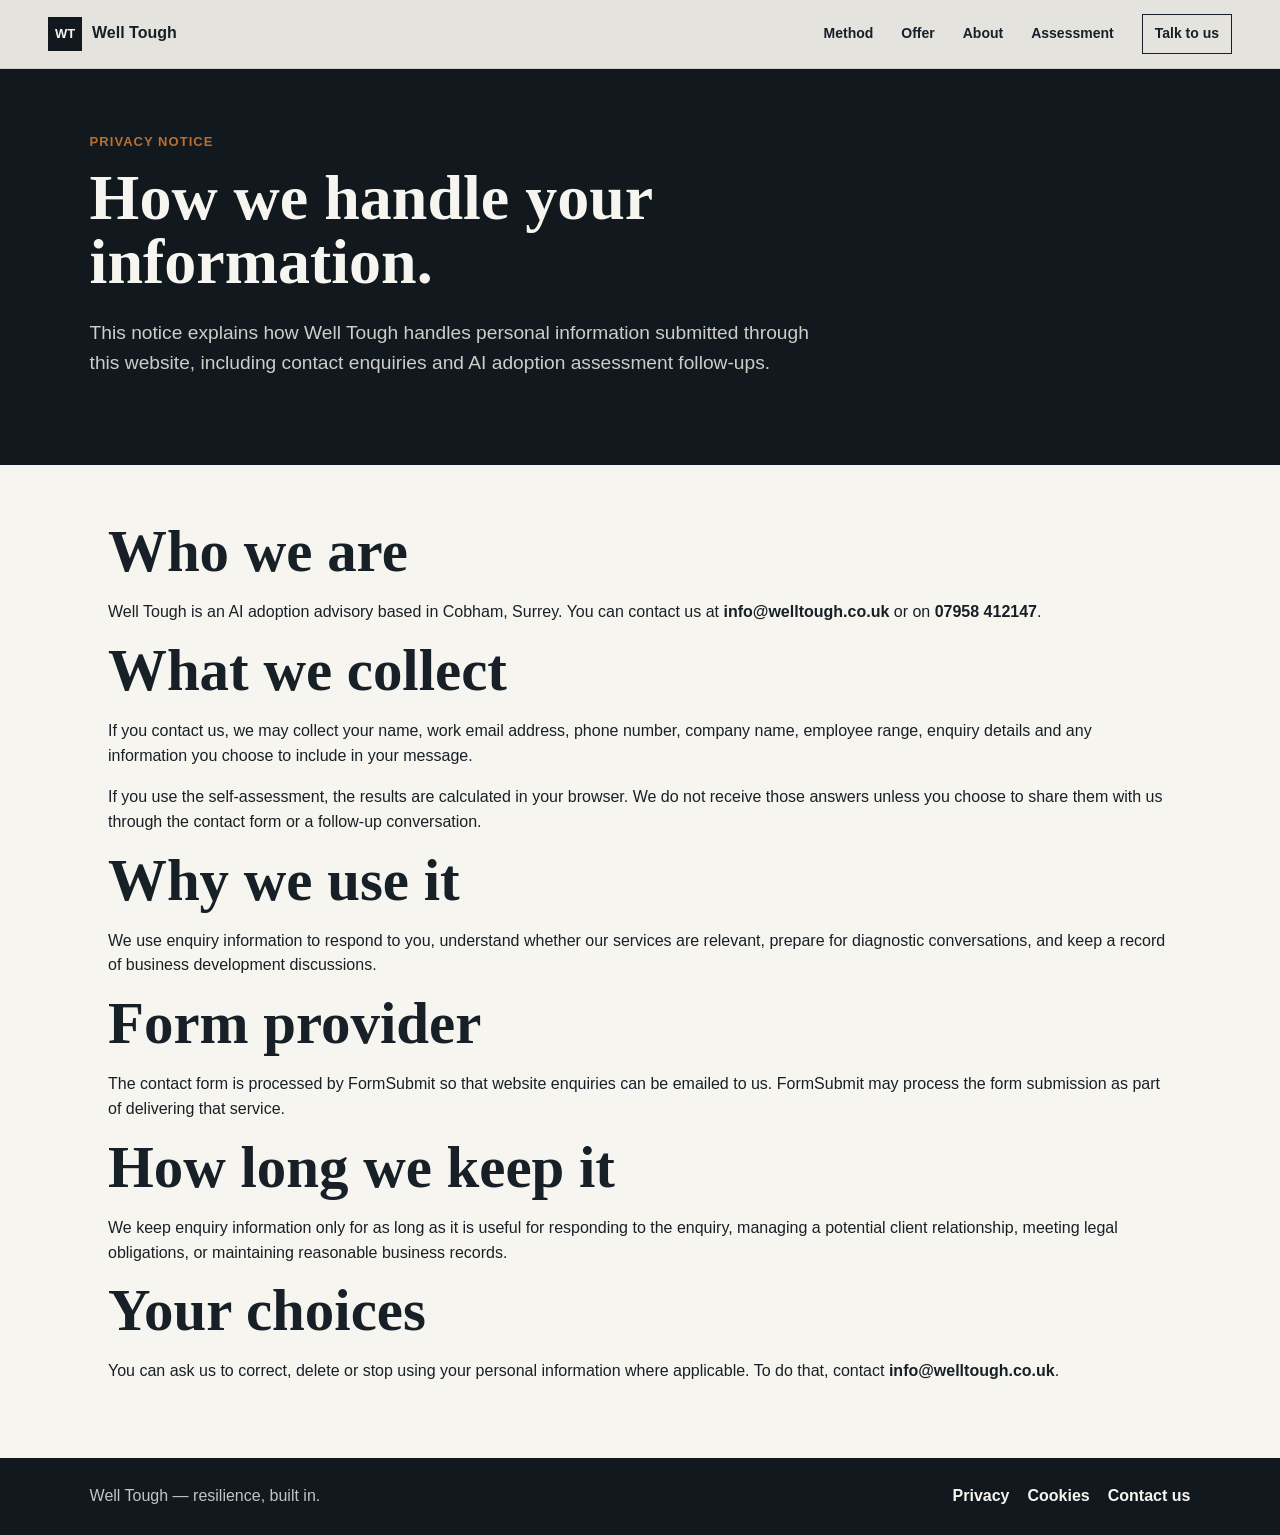
<file: privacy.html>
<!doctype html>
<html lang="en">
  <head>
    <link rel="icon" href="assets/images/favicon.svg" type="image/svg+xml">
    <meta charset="utf-8">
    <meta name="viewport" content="width=device-width, initial-scale=1">
    <title>Privacy Notice | Well Tough</title>
    <meta name="description" content="Well Tough privacy notice for website enquiries and AI adoption assessment follow-ups.">
    <meta property="og:title" content="Privacy Notice | Well Tough">
    <meta property="og:description" content="How Well Tough handles enquiry and assessment information.">
    <meta property="og:type" content="website">
    <meta property="og:image" content="assets/images/hero-ai-adoption.png">
    <link rel="canonical" href="https://andersonhowells.github.io/well-tough/privacy.html">
    <link rel="stylesheet" href="assets/css/styles.css">
  </head>
  <body>
    <header class="site-header" aria-label="Primary navigation">
      <a class="brand" href="index.html" aria-label="Well Tough home">
        <span class="brand-mark">WT</span>
        <span>Well Tough</span>
      </a>
      <nav>
        <a href="method.html">Method</a>
        <a href="offer.html">Offer</a>
        <a href="team.html">About</a>
        <a href="assessment.html">Assessment</a>
        <a class="nav-cta" href="contact.html">Talk to us</a>
      </nav>
    </header>

    <main>
      <section class="page-hero compact-legal">
        <p class="section-kicker">Privacy notice</p>
        <h1>How we handle your information.</h1>
        <p>
          This notice explains how Well Tough handles personal information submitted through this website,
          including contact enquiries and AI adoption assessment follow-ups.
        </p>
      </section>

      <section class="section legal-copy">
        <h2>Who we are</h2>
        <p>
          Well Tough is an AI adoption advisory based in Cobham, Surrey. You can contact us at
          <strong>info@welltough.co.uk</strong> or on <strong>07958 412147</strong>.
        </p>

        <h2>What we collect</h2>
        <p>
          If you contact us, we may collect your name, work email address, phone number, company name,
          employee range, enquiry details and any information you choose to include in your message.
        </p>
        <p>
          If you use the self-assessment, the results are calculated in your browser. We do not receive
          those answers unless you choose to share them with us through the contact form or a follow-up conversation.
        </p>

        <h2>Why we use it</h2>
        <p>
          We use enquiry information to respond to you, understand whether our services are relevant,
          prepare for diagnostic conversations, and keep a record of business development discussions.
        </p>

        <h2>Form provider</h2>
        <p>
          The contact form is processed by FormSubmit so that website enquiries can be emailed to us.
          FormSubmit may process the form submission as part of delivering that service.
        </p>

        <h2>How long we keep it</h2>
        <p>
          We keep enquiry information only for as long as it is useful for responding to the enquiry,
          managing a potential client relationship, meeting legal obligations, or maintaining reasonable business records.
        </p>

        <h2>Your choices</h2>
        <p>
          You can ask us to correct, delete or stop using your personal information where applicable.
          To do that, contact <strong>info@welltough.co.uk</strong>.
        </p>
      </section>
    </main>

    <footer>
      <a class="quiet-admin-link" href="admin/" aria-label="Admin section">Well Tough — resilience, built in.</a>
      <div class="footer-links">
        <a href="privacy.html" aria-current="page">Privacy</a>
        <a href="cookies.html">Cookies</a>
        <a href="contact.html">Contact us</a>
      </div>
    </footer>
  </body>
</html>
</file>
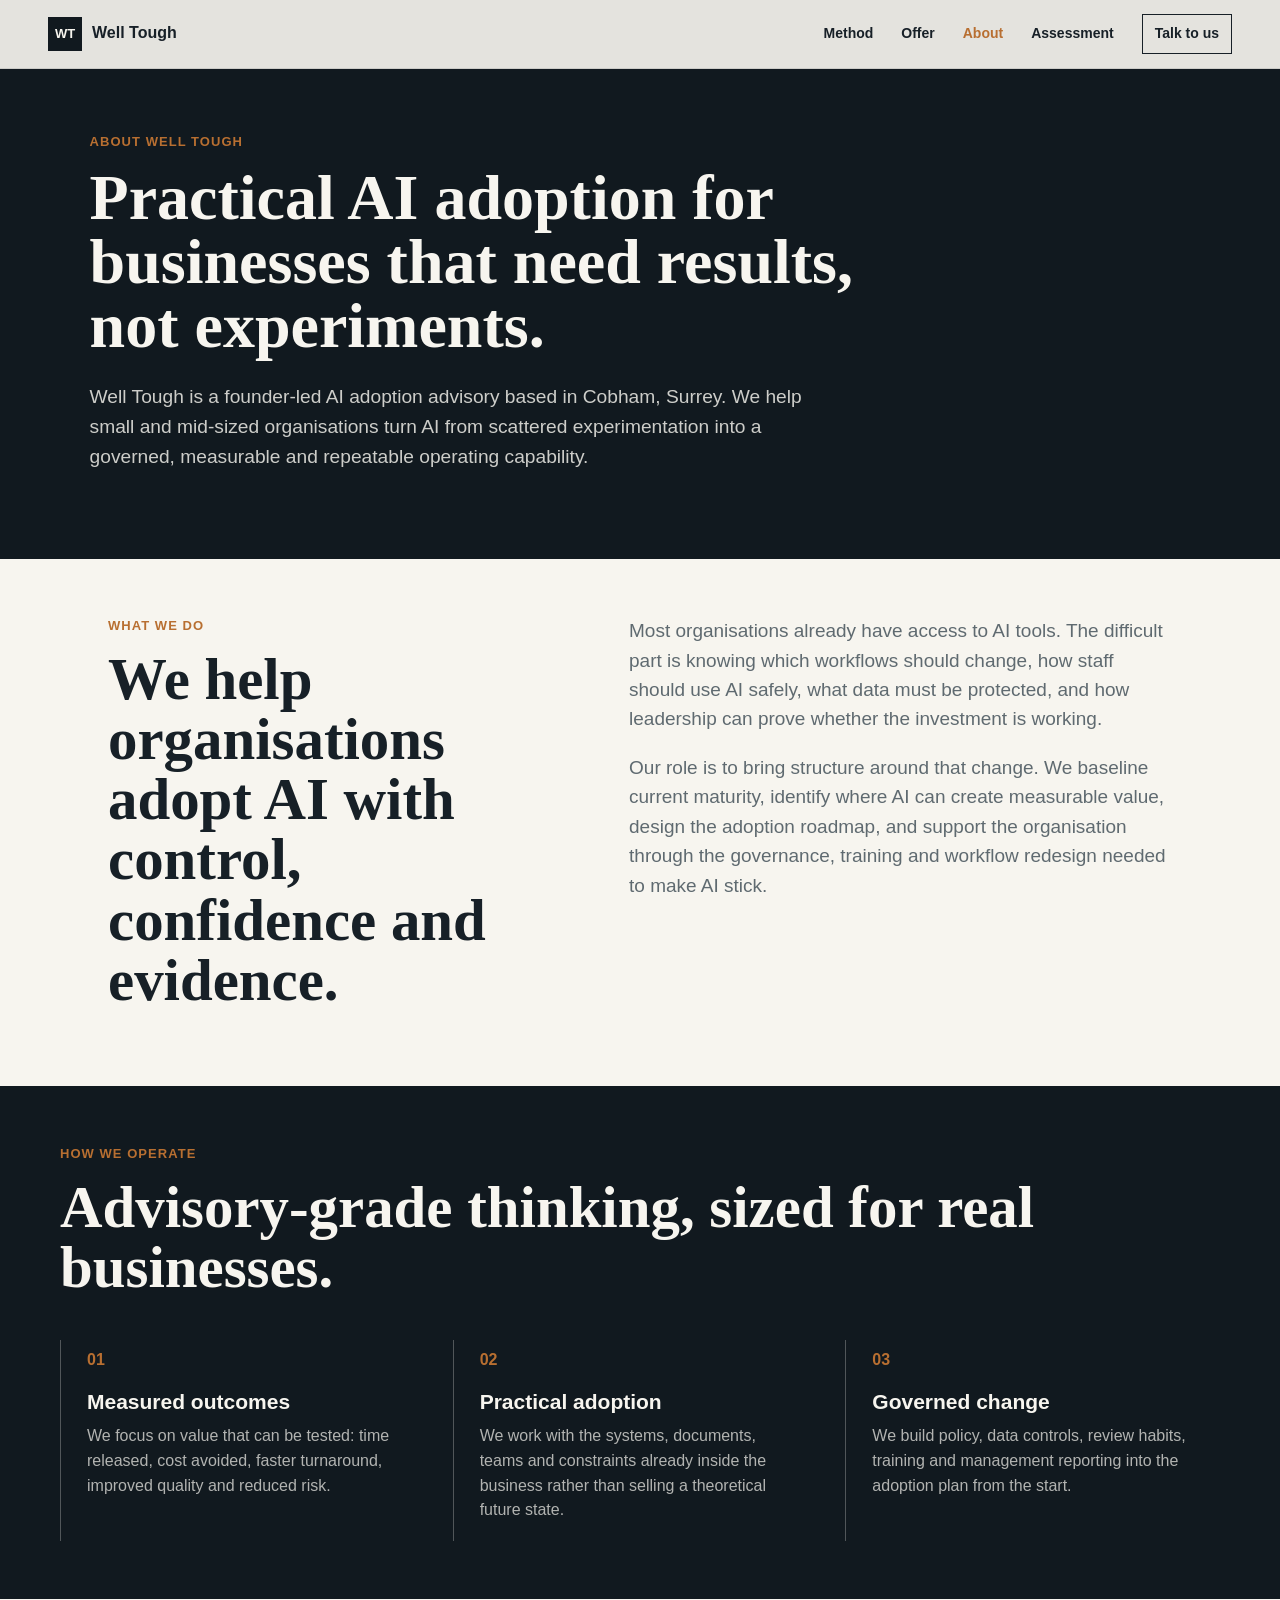
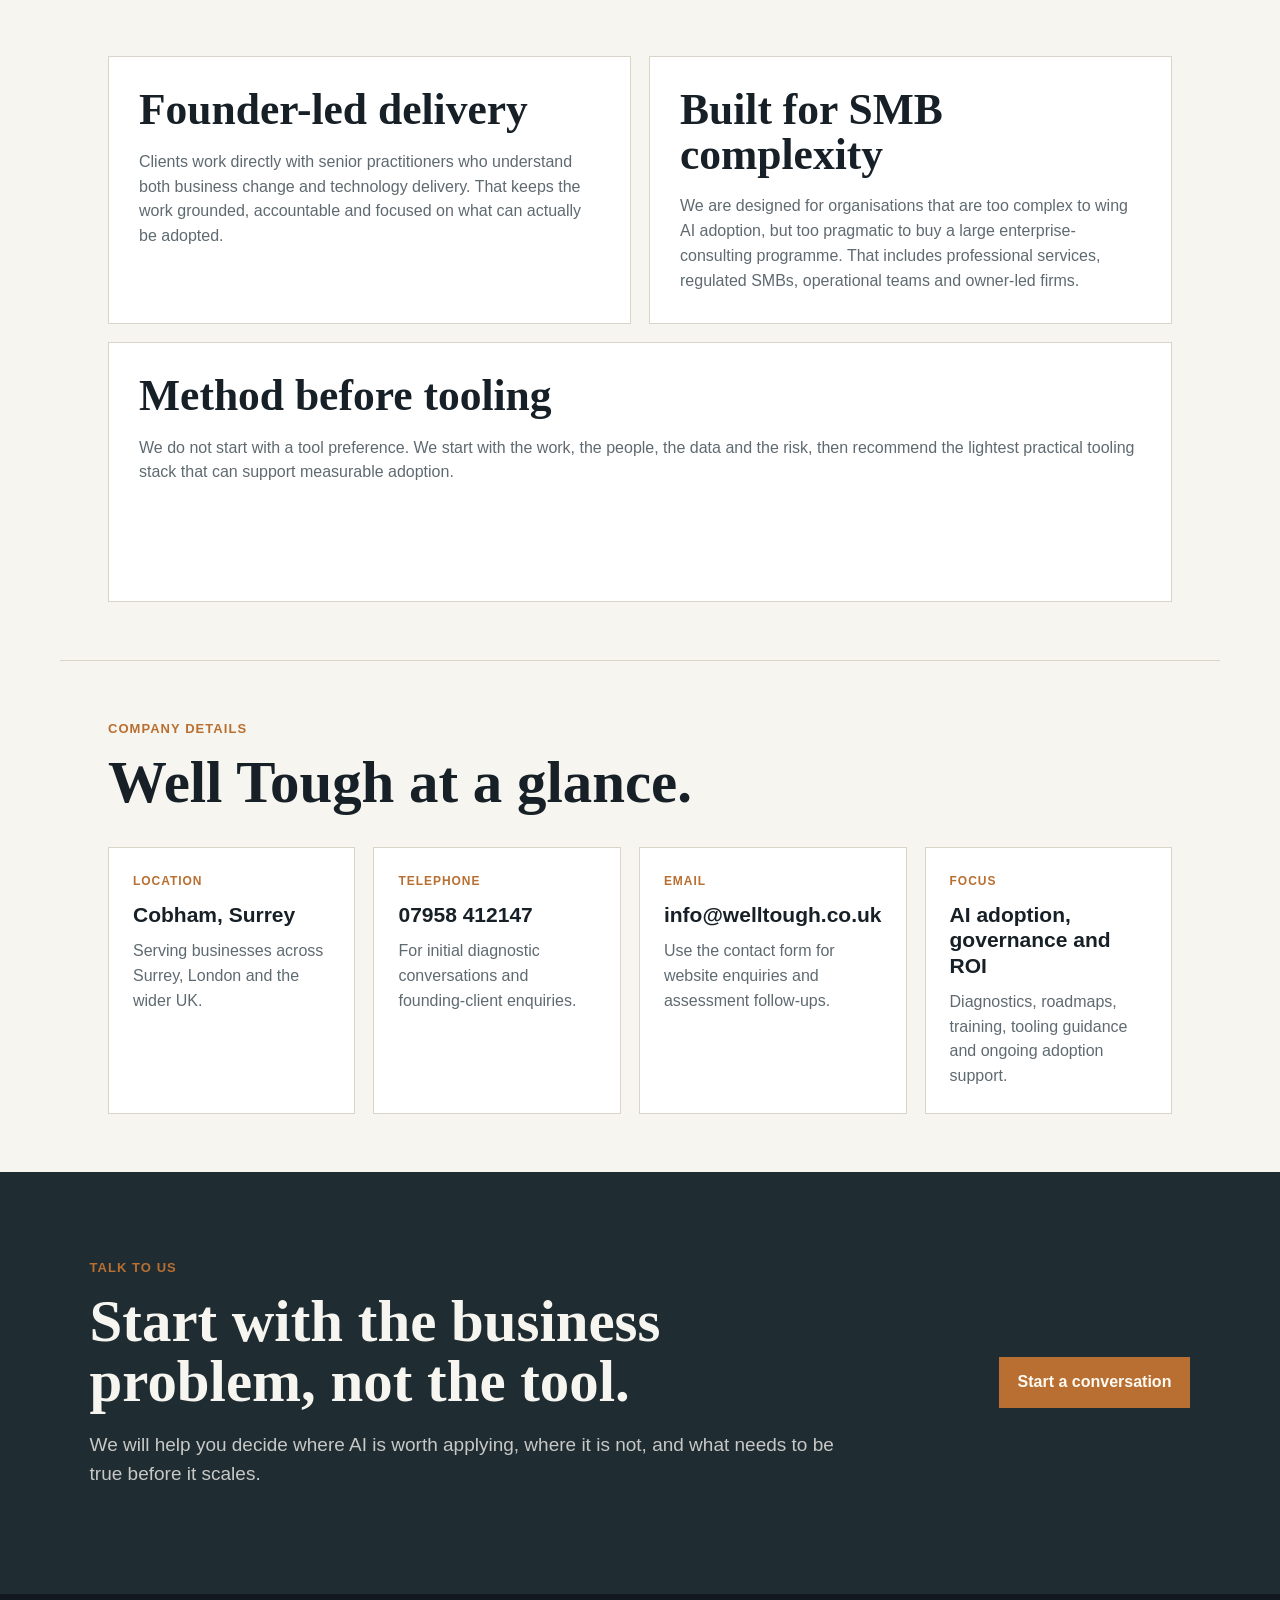
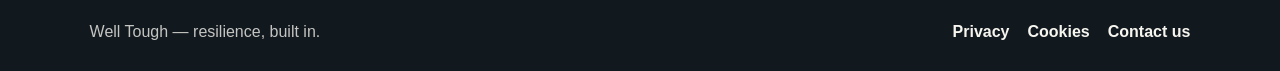
<file: team.html>
<!doctype html>
<html lang="en">
  <head>
    <link rel="icon" href="assets/images/favicon.svg" type="image/svg+xml">
    <meta charset="utf-8">
    <meta name="viewport" content="width=device-width, initial-scale=1">
    <title>About | Well Tough</title>
    <meta name="description" content="Well Tough is a founder-led AI adoption advisory based in Cobham, Surrey.">
    <meta property="og:title" content="About | Well Tough">
    <meta property="og:description" content="A practical AI adoption advisory built around resilience, governance and measurable business outcomes.">
    <meta property="og:type" content="website">
    <meta property="og:image" content="assets/images/hero-ai-adoption.png">
    <link rel="canonical" href="https://andersonhowells.github.io/well-tough/team.html">
    <link rel="stylesheet" href="assets/css/styles.css">
  </head>
  <body>
    <header class="site-header" aria-label="Primary navigation">
      <a class="brand" href="index.html" aria-label="Well Tough home">
        <span class="brand-mark">WT</span>
        <span>Well Tough</span>
      </a>
      <nav>
        <a href="method.html">Method</a>
        <a href="offer.html">Offer</a>
        <a href="team.html" aria-current="page">About</a>
        <a href="assessment.html">Assessment</a>
        <a class="nav-cta" href="contact.html">Talk to us</a>
      </nav>
    </header>

    <main>
      <section class="page-hero">
        <p class="section-kicker">About Well Tough</p>
        <h1>Practical AI adoption for businesses that need results, not experiments.</h1>
        <p>
          Well Tough is a founder-led AI adoption advisory based in Cobham, Surrey. We help small and
          mid-sized organisations turn AI from scattered experimentation into a governed, measurable and
          repeatable operating capability.
        </p>
      </section>

      <section class="section split">
        <div>
          <p class="section-kicker">What we do</p>
          <h2>We help organisations adopt AI with control, confidence and evidence.</h2>
        </div>
        <div class="copy-stack">
          <p>
            Most organisations already have access to AI tools. The difficult part is knowing which workflows
            should change, how staff should use AI safely, what data must be protected, and how leadership can
            prove whether the investment is working.
          </p>
          <p>
            Our role is to bring structure around that change. We baseline current maturity, identify where
            AI can create measurable value, design the adoption roadmap, and support the organisation through
            the governance, training and workflow redesign needed to make AI stick.
          </p>
        </div>
      </section>

      <section class="section dark">
        <div class="section-heading">
          <p class="section-kicker">How we operate</p>
          <h2>Advisory-grade thinking, sized for real businesses.</h2>
        </div>
        <div class="feature-grid">
          <article>
            <span>01</span>
            <h3>Measured outcomes</h3>
            <p>We focus on value that can be tested: time released, cost avoided, faster turnaround, improved quality and reduced risk.</p>
          </article>
          <article>
            <span>02</span>
            <h3>Practical adoption</h3>
            <p>We work with the systems, documents, teams and constraints already inside the business rather than selling a theoretical future state.</p>
          </article>
          <article>
            <span>03</span>
            <h3>Governed change</h3>
            <p>We build policy, data controls, review habits, training and management reporting into the adoption plan from the start.</p>
          </article>
        </div>
      </section>

      <section class="section detail-grid">
        <article>
          <h2>Founder-led delivery</h2>
          <p>
            Clients work directly with senior practitioners who understand both business change and technology
            delivery. That keeps the work grounded, accountable and focused on what can actually be adopted.
          </p>
        </article>
        <article>
          <h2>Built for SMB complexity</h2>
          <p>
            We are designed for organisations that are too complex to wing AI adoption, but too pragmatic to
            buy a large enterprise-consulting programme. That includes professional services, regulated SMBs,
            operational teams and owner-led firms.
          </p>
        </article>
        <article>
          <h2>Method before tooling</h2>
          <p>
            We do not start with a tool preference. We start with the work, the people, the data and the risk,
            then recommend the lightest practical tooling stack that can support measurable adoption.
          </p>
        </article>
      </section>

      <section class="section company-profile">
        <div class="section-heading">
          <p class="section-kicker">Company details</p>
          <h2>Well Tough at a glance.</h2>
        </div>
        <div class="company-grid">
          <article>
            <span>Location</span>
            <strong>Cobham, Surrey</strong>
            <p>Serving businesses across Surrey, London and the wider UK.</p>
          </article>
          <article>
            <span>Telephone</span>
            <strong>07958 412147</strong>
            <p>For initial diagnostic conversations and founding-client enquiries.</p>
          </article>
          <article>
            <span>Email</span>
            <strong>info@welltough.co.uk</strong>
            <p>Use the contact form for website enquiries and assessment follow-ups.</p>
          </article>
          <article>
            <span>Focus</span>
            <strong>AI adoption, governance and ROI</strong>
            <p>Diagnostics, roadmaps, training, tooling guidance and ongoing adoption support.</p>
          </article>
        </div>
      </section>

      <section class="cta-section">
        <div>
          <p class="section-kicker">Talk to us</p>
          <h2>Start with the business problem, not the tool.</h2>
          <p>We will help you decide where AI is worth applying, where it is not, and what needs to be true before it scales.</p>
        </div>
        <a class="button primary" href="contact.html">Start a conversation</a>
      </section>
    </main>

    <footer>
      <a class="quiet-admin-link" href="admin/" aria-label="Admin section">Well Tough — resilience, built in.</a>
      <div class="footer-links">
        <a href="privacy.html">Privacy</a>
        <a href="cookies.html">Cookies</a>
        <a href="contact.html">Contact us</a>
      </div>
    </footer>
  </body>
</html>
</file>
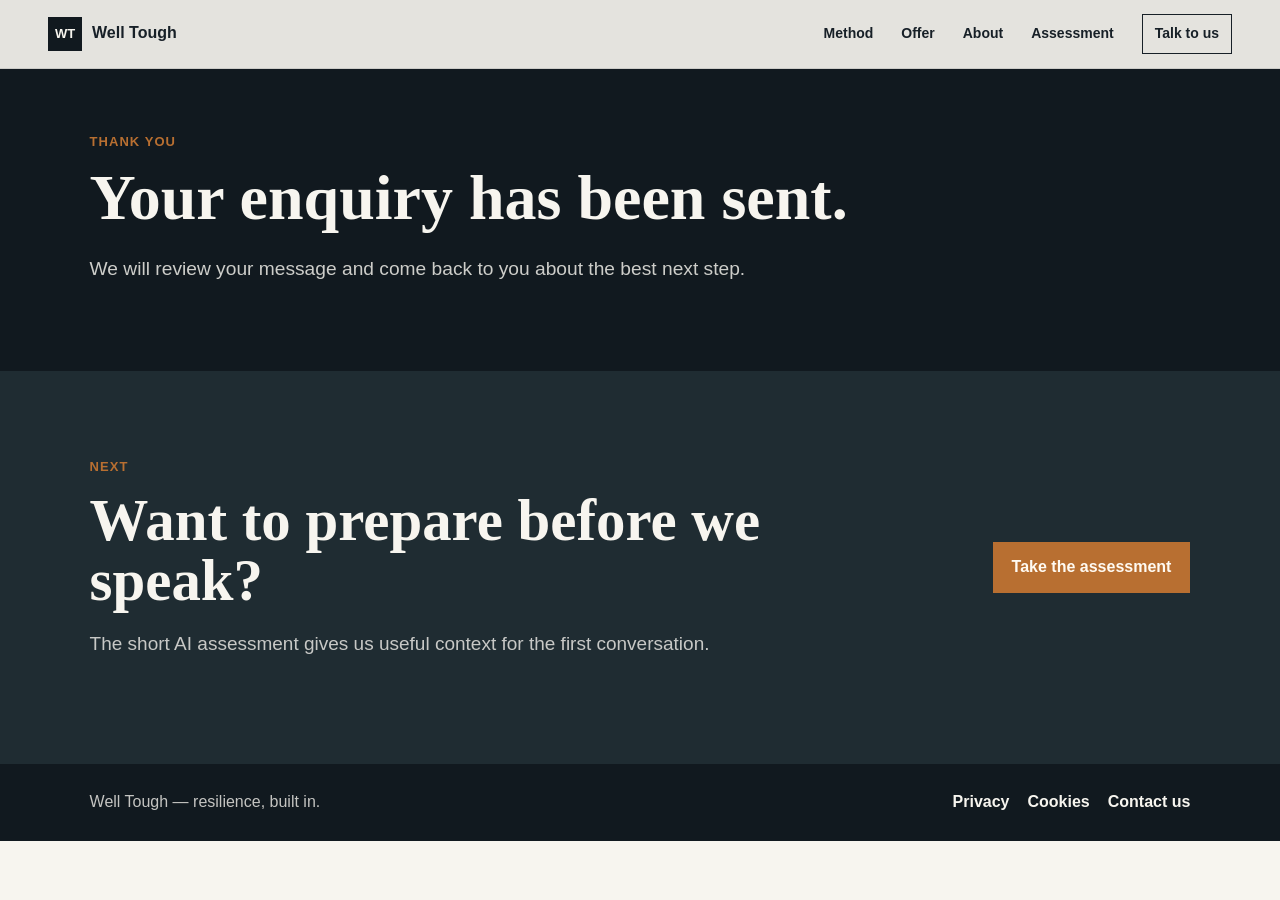
<file: thanks.html>
<!doctype html>
<html lang="en">
  <head>
    <link rel="icon" href="assets/images/favicon.svg" type="image/svg+xml">
    <meta charset="utf-8">
    <meta name="viewport" content="width=device-width, initial-scale=1">
    <title>Thanks | Well Tough</title>
    <meta name="robots" content="noindex">
    <link rel="canonical" href="https://andersonhowells.github.io/well-tough/thanks.html">
    <link rel="stylesheet" href="assets/css/styles.css">
  </head>
  <body>
    <header class="site-header" aria-label="Primary navigation">
      <a class="brand" href="index.html" aria-label="Well Tough home">
        <span class="brand-mark">WT</span>
        <span>Well Tough</span>
      </a>
      <nav>
        <a href="method.html">Method</a>
        <a href="offer.html">Offer</a>
        <a href="team.html">About</a>
        <a href="assessment.html">Assessment</a>
        <a class="nav-cta" href="contact.html">Talk to us</a>
      </nav>
    </header>

    <main>
      <section class="page-hero">
        <p class="section-kicker">Thank you</p>
        <h1>Your enquiry has been sent.</h1>
        <p>We will review your message and come back to you about the best next step.</p>
      </section>
      <section class="cta-section">
        <div>
          <p class="section-kicker">Next</p>
          <h2>Want to prepare before we speak?</h2>
          <p>The short AI assessment gives us useful context for the first conversation.</p>
        </div>
        <a class="button primary" href="assessment.html">Take the assessment</a>
      </section>
    </main>

    <footer>
      <a class="quiet-admin-link" href="admin/" aria-label="Admin section">Well Tough — resilience, built in.</a>
      <div class="footer-links">
        <a href="privacy.html">Privacy</a>
        <a href="cookies.html">Cookies</a>
        <a href="contact.html">Contact us</a>
      </div>
    </footer>
  </body>
</html>
</file>
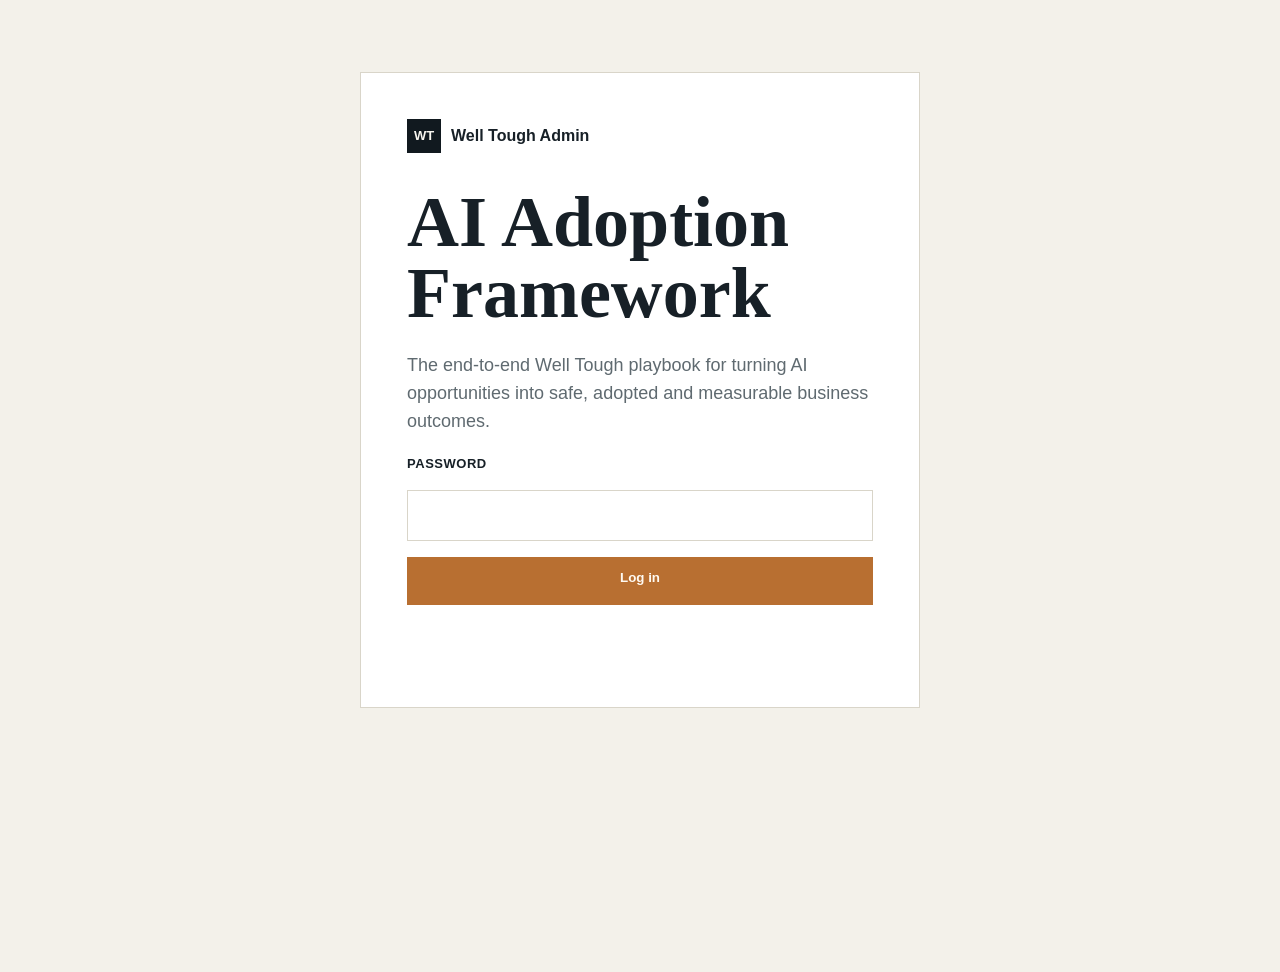
<file: admin/framework.html>
<!doctype html>
<html lang="en">
  <head>
    <link rel="icon" href="../assets/images/favicon.svg" type="image/svg+xml">
    <meta charset="utf-8">
    <meta name="viewport" content="width=device-width, initial-scale=1">
    <meta name="robots" content="noindex, nofollow">
    <title>Well Tough Admin | AI Adoption Framework</title>
    <link rel="stylesheet" href="../assets/css/styles.css">
    <link rel="stylesheet" href="admin.css">
  </head>
  <body class="admin-body">
    <main class="admin-shell">
      <section class="login-panel" id="loginPanel">
        <a class="brand admin-brand" href="../index.html" aria-label="Well Tough home">
          <span class="brand-mark">WT</span>
          <span>Well Tough Admin</span>
        </a>
        <h1>AI Adoption Framework</h1>
        <p>The end-to-end Well Tough playbook for turning AI opportunities into safe, adopted and measurable business outcomes.</p>
        <form id="loginForm">
          <label for="adminPassword">Password</label>
          <input id="adminPassword" name="adminPassword" type="password" autocomplete="current-password" required>
          <button class="button primary" type="submit">Log in</button>
          <p class="login-error" id="loginError" role="alert"></p>
        </form>
      </section>

      <section class="admin-app" id="adminApp" hidden>
        <header class="admin-topbar">
          <a class="brand" href="../index.html">
            <span class="brand-mark">WT</span>
            <span>Well Tough</span>
          </a>
          <div class="admin-actions">
            <a class="small-button ghost" href="index.html">Diagnostic</a>
            <a class="small-button ghost" href="tools.html">Tool map</a>
            <a class="small-button ghost" href="pricing.html">Tool pricing</a>
            <button class="small-button" id="printButton" type="button">Print / PDF</button>
            <button class="small-button ghost" id="logoutButton" type="button">Log out</button>
          </div>
        </header>

        <section class="admin-hero framework-hero">
          <div>
            <p class="section-kicker">Internal delivery playbook</p>
            <h1>The Well Tough AI Adoption Framework</h1>
            <p>
              A repeatable, evidence-led system for introducing AI into any small or mid-sized organisation.
              It begins with business value, protects people and data, and only scales what has proved a return.
            </p>
          </div>
          <aside class="client-card framework-rule">
            <h3>North-star rule</h3>
            <p><strong>Outcome before tool. Workflow before prompt. Evidence before scale.</strong></p>
            <p>Every initiative must have an owner, baseline, target, review control, adoption plan and stop/scale decision.</p>
          </aside>
        </section>

        <nav class="framework-jump" aria-label="Framework sections">
          <a href="#principles">Principles</a>
          <a href="#lifecycle">Lifecycle</a>
          <a href="#prioritisation">Prioritisation</a>
          <a href="#roi">ROI</a>
          <a href="#governance">Governance</a>
          <a href="#adoption">Adoption</a>
          <a href="#tailoring">SMB tailoring</a>
          <a href="#roadmap">90-day roadmap</a>
          <a href="#toolkit">Toolkit</a>
        </nav>

        <section class="framework-section" id="principles">
          <div class="section-heading">
            <p class="section-kicker">Operating doctrine</p>
            <h2>Ten principles that protect ROI</h2>
            <p>Use these as non-negotiable tests in every proposal, workshop, pilot and steering meeting.</p>
          </div>
          <div class="principle-grid">
            <article><span>01</span><h3>Start with friction</h3><p>Find expensive delays, rework, queues, errors and knowledge bottlenecks before discussing products.</p></article>
            <article><span>02</span><h3>Baseline first</h3><p>Measure time, volume, quality, cost and experience before changing the workflow.</p></article>
            <article><span>03</span><h3>Augment deliberately</h3><p>Keep judgement, accountability and sensitive decisions with people; automate repeatable cognitive work.</p></article>
            <article><span>04</span><h3>Use the lightest stack</h3><p>Exploit secure capabilities in existing systems before adding licences, integrations or custom builds.</p></article>
            <article><span>05</span><h3>Redesign the workflow</h3><p>A faster task inside a broken process rarely produces a meaningful business return.</p></article>
            <article><span>06</span><h3>Design controls in</h3><p>Data rules, human review, audit evidence and exception handling belong in the workflow, not in a later policy.</p></article>
            <article><span>07</span><h3>Pilot narrowly</h3><p>Use a representative team, bounded data and one measurable outcome before wider deployment.</p></article>
            <article><span>08</span><h3>Train by role</h3><p>People learn through their real tasks, examples and decisions—not generic demonstrations.</p></article>
            <article><span>09</span><h3>Count realised value</h3><p>Saved minutes are not ROI until capacity is removed, redeployed, converted into revenue or used to improve service.</p></article>
            <article><span>10</span><h3>Stop weak ideas</h3><p>Every pilot needs explicit stop, improve and scale thresholds to prevent sunk-cost projects.</p></article>
          </div>
        </section>

        <section class="framework-section" id="lifecycle">
          <div class="section-heading">
            <p class="section-kicker">Eight-stage lifecycle</p>
            <h2>From business intent to continuous improvement</h2>
            <p>Each stage produces evidence for a decision gate. Do not advance because activity occurred; advance because the evidence is good enough.</p>
          </div>

          <div class="phase-list">
            <details open>
              <summary><span>1</span><div><strong>Align</strong><small>Define ambition, ownership and economic boundaries</small></div><b>Gate: mandate</b></summary>
              <div class="phase-body">
                <div><h3>Questions</h3><ul><li>Which strategic outcomes matter in the next 12–24 months?</li><li>Where is margin, growth, capacity, service or risk under pressure?</li><li>Who sponsors AI, owns delivery and can remove blockers?</li><li>What investment, staff time and risk appetite are available?</li></ul></div>
                <div><h3>Activities</h3><ul><li>CEO/owner and leadership interviews.</li><li>Business model, financial driver and constraint review.</li><li>AI ambition and change narrative workshop.</li><li>Stakeholder, decision-right and capacity mapping.</li></ul></div>
                <div><h3>Outputs</h3><ul><li>One-page AI mandate.</li><li>Named executive sponsor and programme lead.</li><li>Value themes and investment guardrails.</li><li>Initial stakeholder and communications map.</li></ul></div>
                <div><h3>Exit evidence</h3><ul><li>Leadership agrees why AI matters now.</li><li>Success is expressed as business outcomes.</li><li>Owners, cadence, budget range and scope are confirmed.</li><li>No unresolved strategic objection blocks discovery.</li></ul></div>
              </div>
            </details>

            <details>
              <summary><span>2</span><div><strong>Diagnose</strong><small>Establish readiness, risk and current-state evidence</small></div><b>Gate: truth</b></summary>
              <div class="phase-body">
                <div><h3>Questions</h3><ul><li>How mature are leadership, data, process, people and governance?</li><li>Where is shadow AI already creating value or risk?</li><li>Which systems, data and workflows are business-critical?</li><li>What prevents adoption today?</li></ul></div>
                <div><h3>Activities</h3><ul><li>Complete the AIRI assessment with evidence.</li><li>Interview leaders, managers, frontline users and IT/support partners.</li><li>Inventory systems, licences, data classes and current AI use.</li><li>Capture baseline sentiment, skills and governance gaps.</li></ul></div>
                <div><h3>Outputs</h3><ul><li>AIRI score and maturity heatmap.</li><li>Current-state architecture and data map.</li><li>Shadow-AI and risk register.</li><li>Readiness constraints and prerequisite backlog.</li></ul></div>
                <div><h3>Exit evidence</h3><ul><li>Scores are supported by examples, not opinion alone.</li><li>Material security, legal or data blockers are visible.</li><li>Baseline evidence is sufficient to prioritise discovery.</li><li>Leadership accepts the current-state diagnosis.</li></ul></div>
              </div>
            </details>

            <details>
              <summary><span>3</span><div><strong>Discover</strong><small>Map workflows and build the opportunity portfolio</small></div><b>Gate: candidates</b></summary>
              <div class="phase-body">
                <div><h3>Questions</h3><ul><li>Where do people wait, search, copy, reconcile, draft or repeat?</li><li>Which tasks are high-volume, rules-based or knowledge-heavy?</li><li>Where do errors, inconsistency and slow response affect customers?</li><li>What work should never be automated?</li></ul></div>
                <div><h3>Activities</h3><ul><li>Run role-based workflow interviews and observation sessions.</li><li>Map trigger, inputs, steps, systems, decisions, handoffs and exceptions.</li><li>Quantify frequency, handling time, wait time, error and rework.</li><li>Generate and cluster opportunities by value theme.</li></ul></div>
                <div><h3>Outputs</h3><ul><li>Current-state process maps.</li><li>Opportunity backlog with named process owners.</li><li>Customer/employee pain evidence.</li><li>Automation boundary and human-judgement map.</li></ul></div>
                <div><h3>Exit evidence</h3><ul><li>Each opportunity points to a real workflow and population.</li><li>Volume and pain are evidenced.</li><li>Dependencies and exceptions are understood.</li><li>Process owners validate the maps.</li></ul></div>
              </div>
            </details>

            <details>
              <summary><span>4</span><div><strong>Prioritise &amp; design</strong><small>Select use cases and design the future workflow</small></div><b>Gate: invest</b></summary>
              <div class="phase-body">
                <div><h3>Questions</h3><ul><li>Which opportunities combine high value, feasibility and adoption readiness?</li><li>What is the smallest intervention that proves the outcome?</li><li>Where must humans review, approve or handle exceptions?</li><li>How will value be captured rather than merely estimated?</li></ul></div>
                <div><h3>Activities</h3><ul><li>Score the portfolio using the Well Tough priority model.</li><li>Design future-state workflow and control points.</li><li>Compare existing-stack, bought-tool and built-solution options.</li><li>Create business case, benefit owner and measurement plan.</li></ul></div>
                <div><h3>Outputs</h3><ul><li>Ranked now/next/later portfolio.</li><li>Future-state workflow and solution brief.</li><li>Costed pilot charter and benefits case.</li><li>Data protection, security and vendor assessments.</li></ul></div>
                <div><h3>Exit evidence</h3><ul><li>Baseline, target and data source exist for every KPI.</li><li>Benefit owner commits to capturing released value.</li><li>Controls and exception paths are testable.</li><li>Sponsor approves time, cost and stop/scale rules.</li></ul></div>
              </div>
            </details>

            <details>
              <summary><span>5</span><div><strong>Pilot</strong><small>Prove workflow, control and human behaviour</small></div><b>Gate: proof</b></summary>
              <div class="phase-body">
                <div><h3>Questions</h3><ul><li>Does the solution work on representative inputs and exceptions?</li><li>Can users perform the workflow reliably?</li><li>Are outputs accurate, safe, traceable and useful?</li><li>Is the measured outcome moving enough to justify scale?</li></ul></div>
                <div><h3>Activities</h3><ul><li>Configure a controlled environment and approved data.</li><li>Test happy paths, edge cases, adversarial prompts and failure modes.</li><li>Train the pilot group on real role-based scenarios.</li><li>Track usage, quality, handling time, incidents and feedback weekly.</li></ul></div>
                <div><h3>Outputs</h3><ul><li>Test log and issue backlog.</li><li>Working instructions, prompt/workflow assets and SOP.</li><li>Pilot performance dashboard.</li><li>Documented user feedback and control evidence.</li></ul></div>
                <div><h3>Exit evidence</h3><ul><li>Minimum usage and quality thresholds are met.</li><li>No unacceptable unresolved risk remains.</li><li>Benefits survive total-cost and adoption assumptions.</li><li>Decision is explicitly stop, improve, extend or scale.</li></ul></div>
              </div>
            </details>

            <details>
              <summary><span>6</span><div><strong>Adopt</strong><small>Embed new behaviour into roles and management routines</small></div><b>Gate: habit</b></summary>
              <div class="phase-body">
                <div><h3>Questions</h3><ul><li>Do affected people understand why, when and how to use the workflow?</li><li>Are managers reinforcing the expected behaviour?</li><li>Have workload, role and performance expectations changed?</li><li>Can users get help and report failures quickly?</li></ul></div>
                <div><h3>Activities</h3><ul><li>Complete stakeholder impact and resistance analysis.</li><li>Deliver role-based training with observed practice.</li><li>Activate champions, office hours and a support route.</li><li>Update SOPs, onboarding, objectives and management reviews.</li></ul></div>
                <div><h3>Outputs</h3><ul><li>Change and communication plan.</li><li>Role-based learning paths and competency checks.</li><li>Champion network and support knowledge base.</li><li>Adoption dashboard by team and use case.</li></ul></div>
                <div><h3>Exit evidence</h3><ul><li>Target users demonstrate competence.</li><li>Active usage is sustained without project-team prompting.</li><li>Managers own reinforcement and exceptions.</li><li>Employee feedback and customer impact remain acceptable.</li></ul></div>
              </div>
            </details>

            <details>
              <summary><span>7</span><div><strong>Scale</strong><small>Extend only what remains valuable and controllable</small></div><b>Gate: repeatability</b></summary>
              <div class="phase-body">
                <div><h3>Questions</h3><ul><li>Will the result hold across teams, volumes, locations and edge cases?</li><li>Can technology, support and governance handle wider use?</li><li>What must be standardised and what may be locally adapted?</li><li>Is marginal benefit greater than marginal scale cost?</li></ul></div>
                <div><h3>Activities</h3><ul><li>Package reusable workflow, controls, training and metrics.</li><li>Roll out in waves with readiness checks and hypercare.</li><li>Test capacity, permissions, integration and service support.</li><li>Track cohort performance and correct variation.</li></ul></div>
                <div><h3>Outputs</h3><ul><li>Scale playbook and wave plan.</li><li>Production service ownership and support model.</li><li>Standard controls with permitted local variants.</li><li>Updated financial forecast and capacity plan.</li></ul></div>
                <div><h3>Exit evidence</h3><ul><li>Later cohorts reproduce the pilot outcome.</li><li>Support demand and incidents stay within tolerance.</li><li>Value exceeds recurring and change costs.</li><li>Business owner accepts operational ownership.</li></ul></div>
              </div>
            </details>

            <details>
              <summary><span>8</span><div><strong>Optimise &amp; govern</strong><small>Sustain value, controls and portfolio choices</small></div><b>Gate: resilience</b></summary>
              <div class="phase-body">
                <div><h3>Questions</h3><ul><li>Is value continuing after novelty and project support end?</li><li>Have model, vendor, data, regulation or process conditions changed?</li><li>Which use cases should be improved, retired or replicated?</li><li>Is realised value being reinvested intelligently?</li></ul></div>
                <div><h3>Activities</h3><ul><li>Run monthly operational and quarterly portfolio reviews.</li><li>Monitor quality, drift, incidents, adoption, cost and benefit.</li><li>Retest controls and review vendors, permissions and data.</li><li>Maintain improvement backlog and benefits ledger.</li></ul></div>
                <div><h3>Outputs</h3><ul><li>Live AI portfolio dashboard.</li><li>Benefits ledger and risk register.</li><li>Retirement, remediation and optimisation actions.</li><li>Updated AIRI score and next-wave roadmap.</li></ul></div>
                <div><h3>Exit evidence</h3><ul><li>Benefits remain evidenced and owned.</li><li>Controls operate and incidents close on time.</li><li>Redundant tools and weak use cases are retired.</li><li>Learning feeds the next diagnostic cycle.</li></ul></div>
              </div>
            </details>
          </div>
        </section>

        <section class="framework-section" id="prioritisation">
          <div class="section-heading">
            <p class="section-kicker">Portfolio discipline</p>
            <h2>Choose work that can create and capture value</h2>
            <p>Score each use case from 1 (weak) to 5 (strong). Evidence the score and avoid false precision.</p>
          </div>
          <div class="formula-banner"><strong>Priority score</strong><span>= 35% value + 25% feasibility + 15% readiness + 15% strategic fit + 10% speed to evidence − risk penalty</span></div>
          <div class="service-table framework-table">
            <table>
              <thead><tr><th>Dimension</th><th>Weight</th><th>What to measure</th><th>High score evidence</th><th>Challenge question</th></tr></thead>
              <tbody>
                <tr><td>Economic value</td><td>35%</td><td>Labour capacity, revenue, margin, working capital, avoided cost and loss.</td><td>Material annual value tied to a named P&amp;L or service owner.</td><td>How will the organisation actually capture the benefit?</td></tr>
                <tr><td>Technical feasibility</td><td>25%</td><td>Data availability, integration, tool capability, accuracy and exception rate.</td><td>Representative data and a proven capability in the existing stack.</td><td>What breaks outside the demonstration?</td></tr>
                <tr><td>Adoption readiness</td><td>15%</td><td>Process stability, owner commitment, user motivation, skills and capacity.</td><td>Engaged manager, clear pain and a team able to participate.</td><td>Whose behaviour must change for value to appear?</td></tr>
                <tr><td>Strategic fit</td><td>15%</td><td>Contribution to growth, margin, resilience, service or regulatory need.</td><td>Direct support for a current leadership priority.</td><td>Why this use case now?</td></tr>
                <tr><td>Speed to evidence</td><td>10%</td><td>Time to pilot, baseline accessibility and feedback frequency.</td><td>Measurable outcome inside 4–8 weeks.</td><td>How quickly will we know if it works?</td></tr>
                <tr><td>Risk penalty</td><td>0 to −2</td><td>Privacy, security, safety, bias, IP, legal, customer and reputational exposure.</td><td>Low sensitivity, reversible action and reliable human review.</td><td>What is the credible worst case and can it be contained?</td></tr>
              </tbody>
            </table>
          </div>
          <div class="decision-grid">
            <article><span>Do now</span><h3>High value / high readiness</h3><p>Pilot with clear metrics and a short decision horizon.</p></article>
            <article><span>Enable next</span><h3>High value / low readiness</h3><p>Fix data, process, skills or controls before buying technology.</p></article>
            <article><span>Quick proof</span><h3>Moderate value / high readiness</h3><p>Use only if it builds capability or proves a reusable pattern cheaply.</p></article>
            <article><span>Do not pursue</span><h3>Low value / high complexity</h3><p>Record the reasoning and protect the team from distraction.</p></article>
          </div>
        </section>

        <section class="framework-section" id="roi">
          <div class="section-heading">
            <p class="section-kicker">Value architecture</p>
            <h2>Measure ROI from baseline to realised benefit</h2>
            <p>Use conservative ranges, include the full cost of change, and separate theoretical capacity from banked financial value.</p>
          </div>
          <div class="roi-grid">
            <article><span>1</span><h3>Baseline</h3><p><strong>Annual effort cost</strong> = cases × minutes per case ÷ 60 × loaded hourly cost.</p><p>Also capture wait time, error, rework, conversion, customer outcome and risk events.</p></article>
            <article><span>2</span><h3>Gross benefit</h3><p><strong>Capacity value</strong> = annual hours saved × loaded hourly cost.</p><p>Add incremental gross profit, avoided external cost, reduced loss and quantified risk where defensible.</p></article>
            <article><span>3</span><h3>Realisation</h3><p><strong>Realised benefit</strong> = gross benefit × adoption rate × sustained-use rate × capture rate.</p><p>Capture rate reflects whether capacity is removed, redeployed or converted into throughput.</p></article>
            <article><span>4</span><h3>Total cost</h3><p>Licences + implementation + integration + data work + training + internal time + support + control + expected failure cost.</p></article>
            <article><span>5</span><h3>Decision metrics</h3><p><strong>ROI</strong> = (realised benefit − total cost) ÷ total cost × 100.</p><p><strong>Payback months</strong> = total cost ÷ monthly realised benefit.</p></article>
            <article><span>6</span><h3>Confidence</h3><p>Model downside, expected and upside cases. State assumptions, evidence source, owner and confidence level.</p><p>Reforecast at pilot, 30, 60 and 90 days after rollout.</p></article>
          </div>
          <aside class="warning-panel">
            <h3>Common ROI traps</h3>
            <ul><li>Counting all saved time at full salary without a plan to redeploy it.</li><li>Ignoring manager review, correction, integration, training and support time.</li><li>Using licence activation as evidence of adoption.</li><li>Measuring output quantity while quality, risk or customer experience worsens.</li><li>Annualising a short novelty-driven pilot without testing sustained use.</li><li>Claiming revenue influenced by AI when other changes drove the result.</li></ul>
          </aside>
        </section>

        <section class="framework-section" id="governance">
          <div class="section-heading">
            <p class="section-kicker">Proportionate control</p>
            <h2>Govern by use-case risk, not by fear or enthusiasm</h2>
            <p>Apply stronger evidence, approval and monitoring as consequence and autonomy increase.</p>
          </div>
          <div class="risk-tier-grid">
            <article class="risk-low"><span>Tier 1</span><h3>Assistive / low risk</h3><p>Drafting, summarising and ideation using non-sensitive data with user review.</p><ul><li>Approved tool and basic training</li><li>User verifies output</li><li>No automatic external action</li></ul></article>
            <article class="risk-medium"><span>Tier 2</span><h3>Operational / moderate risk</h3><p>Internal decisions, customer communications or workflows using business data.</p><ul><li>Named process owner</li><li>Documented testing and human approval</li><li>Access, logging and incident controls</li></ul></article>
            <article class="risk-high"><span>Tier 3</span><h3>Material / high risk</h3><p>Employment, finance, legal, safety, regulated advice, sensitive personal data or consequential decisions.</p><ul><li>Specialist legal/security review</li><li>Formal impact assessment</li><li>Independent validation and continuous monitoring</li></ul></article>
            <article class="risk-stop"><span>Stop</span><h3>Prohibited</h3><p>Unlawful, deceptive, discriminatory, unreviewable or uncontrolled uses and tools outside approved data protections.</p><ul><li>Block and document</li><li>Escalate suspected incidents</li><li>Offer a safe alternative workflow</li></ul></article>
          </div>
          <div class="service-table framework-table">
            <table>
              <thead><tr><th>Control domain</th><th>Minimum questions</th><th>Required evidence</th><th>Owner</th></tr></thead>
              <tbody>
                <tr><td>Data &amp; privacy</td><td>What data enters, where is it processed, retained and reused?</td><td>Data classification, lawful basis, DPA/DPIA where needed, retention and deletion rules.</td><td>Data owner / privacy lead</td></tr>
                <tr><td>Security &amp; access</td><td>Who can use it, what can it retrieve and what can it change?</td><td>SSO/MFA, least privilege, permissions test, logs, incident and offboarding route.</td><td>IT/security owner</td></tr>
                <tr><td>Accuracy &amp; quality</td><td>What error is tolerable and how is output checked?</td><td>Representative test set, acceptance threshold, review protocol and exception path.</td><td>Process owner</td></tr>
                <tr><td>Fairness &amp; people</td><td>Could outcomes disadvantage customers, candidates or employees?</td><td>Impact assessment, bias testing, appeal/review route and workforce consultation.</td><td>HR / accountable leader</td></tr>
                <tr><td>IP &amp; confidentiality</td><td>Can prompts, sources or outputs expose protected material?</td><td>Usage rules, contractual position, provenance and output reuse guidance.</td><td>Legal/commercial owner</td></tr>
                <tr><td>Vendor resilience</td><td>What happens if price, model, terms, quality or availability changes?</td><td>Due diligence, exit plan, data export, service dependency and alternative route.</td><td>Procurement / IT</td></tr>
                <tr><td>Human accountability</td><td>Who remains accountable and when must a person intervene?</td><td>RACI, approval points, override, escalation and customer disclosure rules.</td><td>Executive sponsor</td></tr>
              </tbody>
            </table>
          </div>
        </section>

        <section class="framework-section" id="adoption">
          <div class="section-heading">
            <p class="section-kicker">Behaviour change</p>
            <h2>Make the new way easier, safer and more useful</h2>
            <p>Adoption is a management outcome. Training is one intervention inside a broader system of role design, reinforcement and support.</p>
          </div>
          <div class="adoption-grid">
            <article><h3>Explain</h3><p>Give a credible reason for change, acknowledge uncertainty and define what AI will and will not do.</p><strong>Evidence:</strong><p>People can explain the purpose and boundaries in their own words.</p></article>
            <article><h3>Involve</h3><p>Co-design workflows with process experts, sceptics and affected users—not only enthusiasts.</p><strong>Evidence:</strong><p>Design reflects real exceptions and staff see their input acted upon.</p></article>
            <article><h3>Equip</h3><p>Provide approved access, role-based examples, practice data, checklists and manager guidance.</p><strong>Evidence:</strong><p>Users demonstrate tasks and review outputs safely.</p></article>
            <article><h3>Reinforce</h3><p>Build expected use into SOPs, one-to-ones, team meetings, onboarding and performance conversations.</p><strong>Evidence:</strong><p>Usage continues after launch support reduces.</p></article>
            <article><h3>Support</h3><p>Create champions, office hours, searchable guidance and a fast route for questions and incidents.</p><strong>Evidence:</strong><p>Issues are resolved and learning improves the standard workflow.</p></article>
            <article><h3>Recognise</h3><p>Celebrate verified improvements, safe challenge and shared learning—not raw prompt volume.</p><strong>Evidence:</strong><p>Teams share reusable practice and report problems without fear.</p></article>
          </div>
          <div class="metric-columns">
            <article><h3>Adoption funnel</h3><ol><li>Eligible users</li><li>Access enabled</li><li>Training completed</li><li>First successful use</li><li>Weekly active use</li><li>Correct workflow use</li><li>Sustained outcome improvement</li></ol></article>
            <article><h3>Leading indicators</h3><ul><li>Training and competency completion</li><li>Active use by role and workflow</li><li>Output acceptance/correction rate</li><li>Support requests and confidence</li><li>Manager reinforcement cadence</li></ul></article>
            <article><h3>Lagging indicators</h3><ul><li>Cycle time and cost per case</li><li>Quality, rework and error</li><li>Customer and employee experience</li><li>Capacity/revenue actually captured</li><li>Incidents and control effectiveness</li></ul></article>
          </div>
        </section>

        <section class="framework-section" id="tailoring">
          <div class="section-heading">
            <p class="section-kicker">Universal core, specific application</p>
            <h2>Tailor the framework without weakening it</h2>
            <p>The lifecycle, evidence and value discipline stay constant. Depth, pace, controls and tooling vary by organisation.</p>
          </div>
          <div class="service-table framework-table">
            <table>
              <thead><tr><th>Context</th><th>Emphasise</th><th>Typical first opportunities</th><th>Watch-outs</th></tr></thead>
              <tbody>
                <tr><td>Micro business (1–9)</td><td>Owner outcomes, simple tools, minimal administration, cash payback.</td><td>Email, proposals, meeting follow-up, bookkeeping preparation, knowledge capture.</td><td>Owner dependency, consumer tools, no spare implementation capacity.</td></tr>
                <tr><td>Small business (10–49)</td><td>Manager ownership, repeatable workflows, basic governance and role training.</td><td>CRM hygiene, service response, document production, recruitment admin, reporting.</td><td>Tribal knowledge, inconsistent processes and licence sprawl.</td></tr>
                <tr><td>Mid-sized business (50–249)</td><td>Portfolio governance, integration, data ownership, champions and scale waves.</td><td>Knowledge search, workflow automation, analytics, service triage, quality control.</td><td>Silos, permission complexity, change fatigue and duplicated platforms.</td></tr>
                <tr><td>Professional services</td><td>Knowledge quality, confidentiality, review economics and billable-time model.</td><td>Research, first drafts, review, matter/client summaries and proposal reuse.</td><td>Hallucination, privilege, IP, liability and failure to convert saved time into margin.</td></tr>
                <tr><td>Manufacturing / field operations</td><td>Safety, reliability, frontline usability, system integration and exception handling.</td><td>Maintenance knowledge, quality documents, scheduling, inventory signals and reports.</td><td>Poor operational data, unsafe advice, connectivity and desk-based design.</td></tr>
                <tr><td>Retail / hospitality</td><td>High-volume operations, seasonal staff, customer experience and unit economics.</td><td>Demand planning, staff knowledge, marketing variants, reviews and rota support.</td><td>Thin margins, high turnover, personal data and inconsistent execution.</td></tr>
                <tr><td>Recruitment / HR services</td><td>Human accountability, fairness, candidate transparency and CRM discipline.</td><td>Job content, interview notes, candidate communication and database enrichment.</td><td>Bias, automated decisions, sensitive data and weak consent.</td></tr>
                <tr><td>Regulated / sensitive services</td><td>Specialist review, auditability, validation, records and conservative autonomy.</td><td>Internal knowledge, admin preparation, summarisation and controlled drafting.</td><td>Advice, safety, vulnerable people, recordkeeping and explainability.</td></tr>
              </tbody>
            </table>
          </div>
          <div class="context-checklist">
            <h3>Discovery questions for every SMB</h3>
            <div><ul><li>How does the business make money and where does margin leak?</li><li>Which customer promises are hardest to keep?</li><li>What work depends on one experienced person?</li><li>Where are queues, handoffs, rekeying and avoidable rework?</li></ul><ul><li>Which systems are core and which spreadsheets quietly run the business?</li><li>What data is sensitive, regulated or commercially critical?</li><li>What has already been tried and why did it stall?</li><li>What capacity can leadership genuinely protect for change?</li></ul></div>
          </div>
        </section>

        <section class="framework-section" id="roadmap">
          <div class="section-heading">
            <p class="section-kicker">First implementation wave</p>
            <h2>A practical 90-day mobilisation pattern</h2>
            <p>Adapt to risk and readiness. Complex or regulated cases may need a longer design and assurance period.</p>
          </div>
          <div class="roadmap-grid">
            <article><span>Days 1–15</span><h3>Align &amp; diagnose</h3><ul><li>Confirm sponsor, outcomes and cadence.</li><li>Run AIRI and stakeholder interviews.</li><li>Map stack, data, shadow AI and risks.</li><li>Capture baseline business measures.</li></ul><strong>Decision:</strong><p>Is there enough mandate and readiness to proceed?</p></article>
            <article><span>Days 16–30</span><h3>Discover &amp; prioritise</h3><ul><li>Map 5–10 material workflows.</li><li>Build and score opportunity backlog.</li><li>Select 1–3 controlled pilot candidates.</li><li>Assign process and benefit owners.</li></ul><strong>Decision:</strong><p>Which cases merit design investment?</p></article>
            <article><span>Days 31–45</span><h3>Design &amp; assure</h3><ul><li>Design future workflow and controls.</li><li>Select lightest viable technology.</li><li>Complete risk/vendor/data reviews.</li><li>Agree target, cost and stop/scale rules.</li></ul><strong>Decision:</strong><p>Is each pilot safe and economically credible?</p></article>
            <article><span>Days 46–70</span><h3>Pilot &amp; learn</h3><ul><li>Configure, test and train pilot users.</li><li>Run real work with monitoring.</li><li>Review performance weekly.</li><li>Correct workflow, support and controls.</li></ul><strong>Decision:</strong><p>Stop, improve, extend or prepare to scale?</p></article>
            <article><span>Days 71–90</span><h3>Embed &amp; decide</h3><ul><li>Validate sustained outcome and ROI.</li><li>Transfer ownership into operations.</li><li>Package SOP, training and controls.</li><li>Approve scale wave and next backlog.</li></ul><strong>Decision:</strong><p>What value was proved and what happens next?</p></article>
          </div>
        </section>

        <section class="framework-section" id="toolkit">
          <div class="section-heading">
            <p class="section-kicker">Delivery toolkit</p>
            <h2>Minimum artefacts for a defensible engagement</h2>
            <p>Keep them proportionate, but make ownership and evidence explicit.</p>
          </div>
          <div class="toolkit-grid">
            <article><h3>Strategy &amp; ownership</h3><ul><li>AI mandate and outcomes</li><li>Stakeholder map and RACI</li><li>Governance cadence</li><li>Investment guardrails</li></ul></article>
            <article><h3>Diagnosis</h3><ul><li>AIRI evidence pack</li><li>Systems/data inventory</li><li>Shadow-AI register</li><li>Readiness heatmap</li></ul></article>
            <article><h3>Opportunity</h3><ul><li>Workflow canvas</li><li>Opportunity backlog</li><li>Priority scorecard</li><li>Dependency map</li></ul></article>
            <article><h3>Business case</h3><ul><li>Baseline sheet</li><li>Benefits map and ledger</li><li>Total-cost model</li><li>Downside/expected/upside ROI</li></ul></article>
            <article><h3>Solution &amp; risk</h3><ul><li>Future-state workflow</li><li>Vendor assessment</li><li>Data/risk impact assessment</li><li>Test and acceptance plan</li></ul></article>
            <article><h3>Pilot</h3><ul><li>Pilot charter</li><li>Test and issue log</li><li>KPI dashboard</li><li>Stop/improve/scale decision</li></ul></article>
            <article><h3>Adoption</h3><ul><li>Change-impact assessment</li><li>Communications plan</li><li>Role learning paths</li><li>Champion/support model</li></ul></article>
            <article><h3>Operations</h3><ul><li>SOP and human-review guide</li><li>Incident/exception process</li><li>Monitoring dashboard</li><li>Service and improvement owner</li></ul></article>
          </div>
          <aside class="framework-close">
            <p class="section-kicker">Definition of success</p>
            <h2>AI is adopted only when the business works better without depending on the project team.</h2>
            <p>The outcome is a safer, faster and more resilient operating model with measurable value—not a collection of licences, prompts or demonstrations.</p>
          </aside>
        </section>
      </section>
    </main>
    <script src="framework.js"></script>
  </body>
</html>
</file>
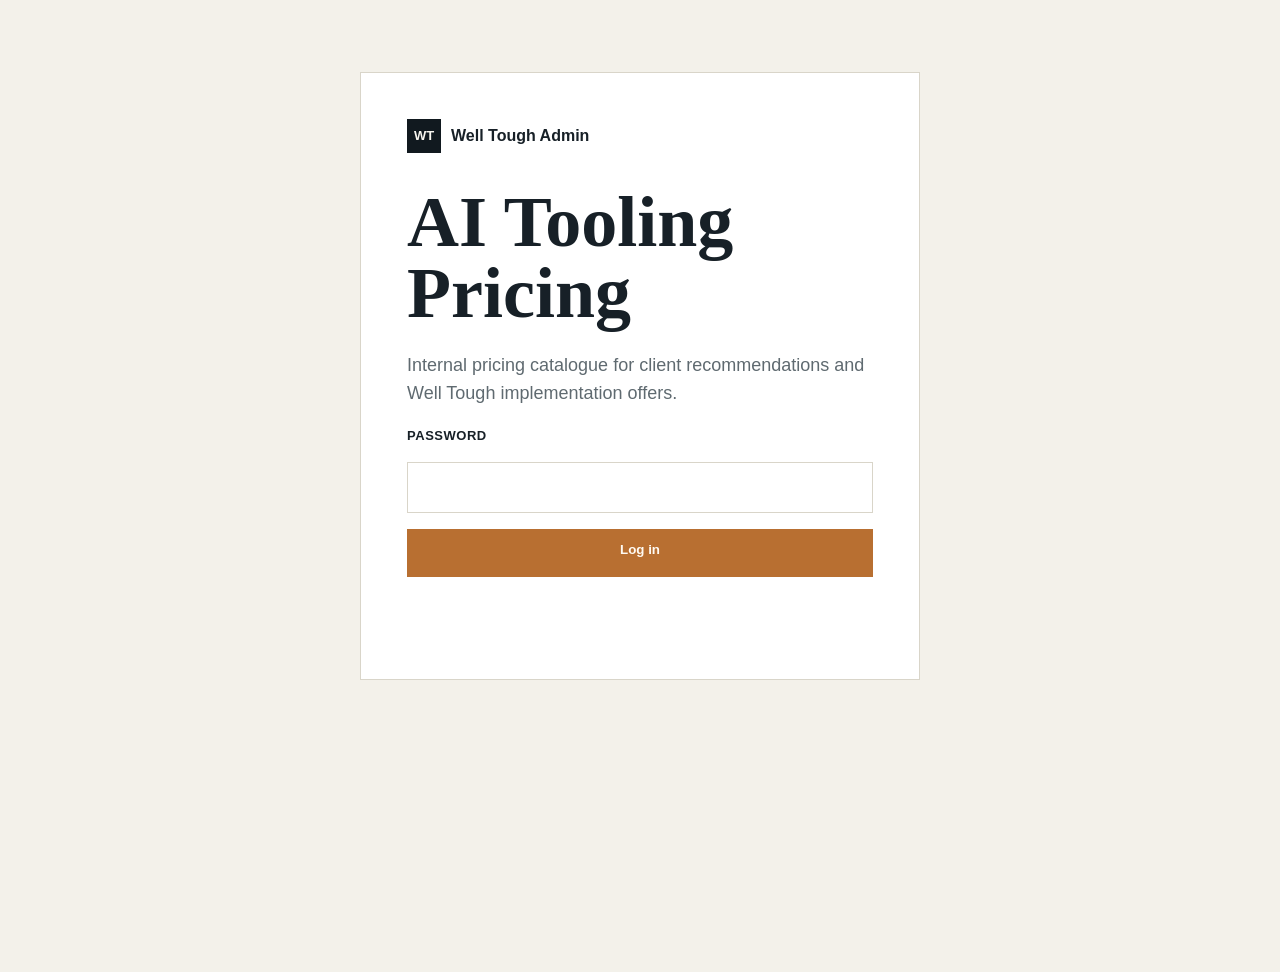
<file: admin/pricing.html>
<!doctype html>
<html lang="en">
  <head>
    <link rel="icon" href="../assets/images/favicon.svg" type="image/svg+xml">
    <meta charset="utf-8">
    <meta name="viewport" content="width=device-width, initial-scale=1">
    <meta name="robots" content="noindex, nofollow">
    <title>Well Tough Admin | AI Tooling Pricing</title>
    <link rel="stylesheet" href="../assets/css/styles.css">
    <link rel="stylesheet" href="admin.css">
  </head>
  <body class="admin-body">
    <main class="admin-shell">
      <section class="login-panel" id="loginPanel">
        <a class="brand admin-brand" href="../index.html" aria-label="Well Tough home">
          <span class="brand-mark">WT</span>
          <span>Well Tough Admin</span>
        </a>
        <h1>AI Tooling Pricing</h1>
        <p>Internal pricing catalogue for client recommendations and Well Tough implementation offers.</p>
        <form id="loginForm">
          <label for="adminPassword">Password</label>
          <input id="adminPassword" name="adminPassword" type="password" autocomplete="current-password" required>
          <button class="button primary" type="submit">Log in</button>
          <p class="login-error" id="loginError" role="alert"></p>
        </form>
      </section>

      <section class="admin-app" id="adminApp" hidden>
        <header class="admin-topbar">
          <a class="brand" href="../index.html">
            <span class="brand-mark">WT</span>
            <span>Well Tough</span>
          </a>
          <div class="admin-actions">
            <a class="small-button ghost" href="index.html">Diagnostic</a>
            <a class="small-button ghost" href="framework.html">Framework</a>
            <a class="small-button ghost" href="tools.html">Tool map</a>
            <button class="small-button" id="printButton" type="button">Print / PDF</button>
            <button class="small-button ghost" id="logoutButton" type="button">Log out</button>
          </div>
        </header>

        <section class="admin-hero">
          <div>
            <p class="section-kicker">Internal catalogue</p>
            <h1>AI tooling and implementation pricing</h1>
            <p>
              Use this page during diagnostics to estimate tool cost, recommend a sensible starting stack,
              and price the Well Tough setup work. Vendor prices are indicative and should be verified before quoting.
            </p>
          </div>
          <aside class="client-card">
            <h3>Pricing rule of thumb</h3>
            <p>
              Do not sell tools first. Sell the business outcome, confirm governance, then recommend the lightest
              stack that can deliver measurable value.
            </p>
          </aside>
        </section>

        <section class="pricing-intro">
          <article>
            <span>Vendor licences</span>
            <strong>Client pays vendor</strong>
            <p>Usually per user/month, often in USD. Confirm annual vs monthly terms and minimum seats.</p>
          </article>
          <article>
            <span>Well Tough setup</span>
            <strong>£750-£7,500</strong>
            <p>One-off configuration, governance, templates, training and adoption support.</p>
          </article>
          <article>
            <span>Ongoing adoption</span>
            <strong>£2k-£5k/month</strong>
            <p>Governance reviews, ROI tracking, workflow improvement and team enablement.</p>
          </article>
        </section>

        <section class="tooling-section">
          <div class="section-heading">
            <p class="section-kicker">Client stack options</p>
            <h2>Tooling catalogue</h2>
          </div>
          <div class="tooling-grid" id="toolingGrid"></div>
        </section>

        <section class="tooling-section">
          <div class="section-heading">
            <p class="section-kicker">Well Tough offers</p>
            <h2>Implementation price menu</h2>
          </div>
          <div class="service-table">
            <table>
              <thead>
                <tr>
                  <th>Offer</th>
                  <th>Typical price</th>
                  <th>What we deliver</th>
                </tr>
              </thead>
              <tbody>
                <tr>
                  <td>AI tool selection workshop</td>
                  <td>£750</td>
                  <td>Use-case shortlist, risk filter, vendor comparison and recommended starting stack.</td>
                </tr>
                <tr>
                  <td>ChatGPT / Claude team setup</td>
                  <td>£1,250-£3,500</td>
                  <td>Workspace setup, usage policy, prompt library, team training and first use-case pilots.</td>
                </tr>
                <tr>
                  <td>Microsoft Copilot / Gemini rollout</td>
                  <td>£1,500-£4,500</td>
                  <td>Readiness checks, licence targeting, data permissions review, role-based training and adoption dashboard.</td>
                </tr>
                <tr>
                  <td>Meeting intelligence rollout</td>
                  <td>£950-£2,500</td>
                  <td>Tool selection, meeting policy, consent wording, CRM/task workflow and management reporting.</td>
                </tr>
                <tr>
                  <td>Automation workflow build</td>
                  <td>£500-£1,500 per workflow</td>
                  <td>Zapier/Make workflow design, build, testing, documentation and handover.</td>
                </tr>
                <tr>
                  <td>Custom GPT / internal assistant</td>
                  <td>£750-£2,500</td>
                  <td>Use-case design, knowledge pack, instructions, testing, review workflow and usage guide.</td>
                </tr>
                <tr>
                  <td>Knowledge search / AI intranet pilot</td>
                  <td>£2,500-£7,500</td>
                  <td>Document audit, permissions review, tool configuration, pilot group, search quality testing and governance.</td>
                </tr>
                <tr>
                  <td>AI governance pack</td>
                  <td>£950-£2,250</td>
                  <td>AI usage policy, risk register, approval workflow, data rules, vendor checklist and staff briefing.</td>
                </tr>
                <tr>
                  <td>Role-based AI training</td>
                  <td>£750 half-day / £1,250 full-day</td>
                  <td>Practical training for leadership, operations, sales, finance, HR or sector-specific teams.</td>
                </tr>
              </tbody>
            </table>
          </div>
        </section>

        <section class="sources-panel">
          <h2>Sources checked</h2>
          <p>
            Vendor prices are monitored daily where GitHub Actions are enabled. Automated checks flag likely changes;
            always verify the vendor page before quoting.
          </p>
          <div class="pricing-monitor" id="pricingMonitor">
            <p>Pricing monitor status will appear here when the page loads.</p>
          </div>
          <ul>
            <li><a href="https://chatgpt.com/pricing/" target="_blank" rel="noreferrer">ChatGPT pricing</a></li>
            <li><a href="https://workspace.google.com/pricing.html" target="_blank" rel="noreferrer">Google Workspace pricing</a></li>
            <li><a href="https://claude.com/pricing" target="_blank" rel="noreferrer">Claude pricing</a></li>
            <li><a href="https://www.notion.com/pricing" target="_blank" rel="noreferrer">Notion pricing</a></li>
            <li><a href="https://zapier.com/pricing" target="_blank" rel="noreferrer">Zapier pricing</a></li>
            <li><a href="https://fireflies.ai/pricing" target="_blank" rel="noreferrer">Fireflies pricing</a></li>
            <li><a href="https://www.atlassian.com/licensing/rovo" target="_blank" rel="noreferrer">Atlassian Rovo licensing</a></li>
            <li><a href="https://github.com/pricing" target="_blank" rel="noreferrer">GitHub pricing</a></li>
            <li><a href="https://about.gitlab.com/pricing/" target="_blank" rel="noreferrer">GitLab pricing</a></li>
            <li><a href="https://www.figma.com/pricing/" target="_blank" rel="noreferrer">Figma pricing</a></li>
            <li><a href="https://miro.com/pricing/" target="_blank" rel="noreferrer">Miro pricing</a></li>
            <li><a href="https://www.smartsheet.com/pricing" target="_blank" rel="noreferrer">Smartsheet pricing</a></li>
            <li><a href="https://www.loom.com/pricing" target="_blank" rel="noreferrer">Loom pricing</a></li>
            <li><a href="https://www.dropbox.com/plans" target="_blank" rel="noreferrer">Dropbox pricing</a></li>
            <li><a href="https://www.box.com/pricing" target="_blank" rel="noreferrer">Box pricing</a></li>
            <li><a href="https://www.docusign.com/products/electronic-signature/pricing" target="_blank" rel="noreferrer">DocuSign pricing</a></li>
          </ul>
        </section>
      </section>
    </main>
    <script src="pricing.js"></script>
  </body>
</html>
</file>
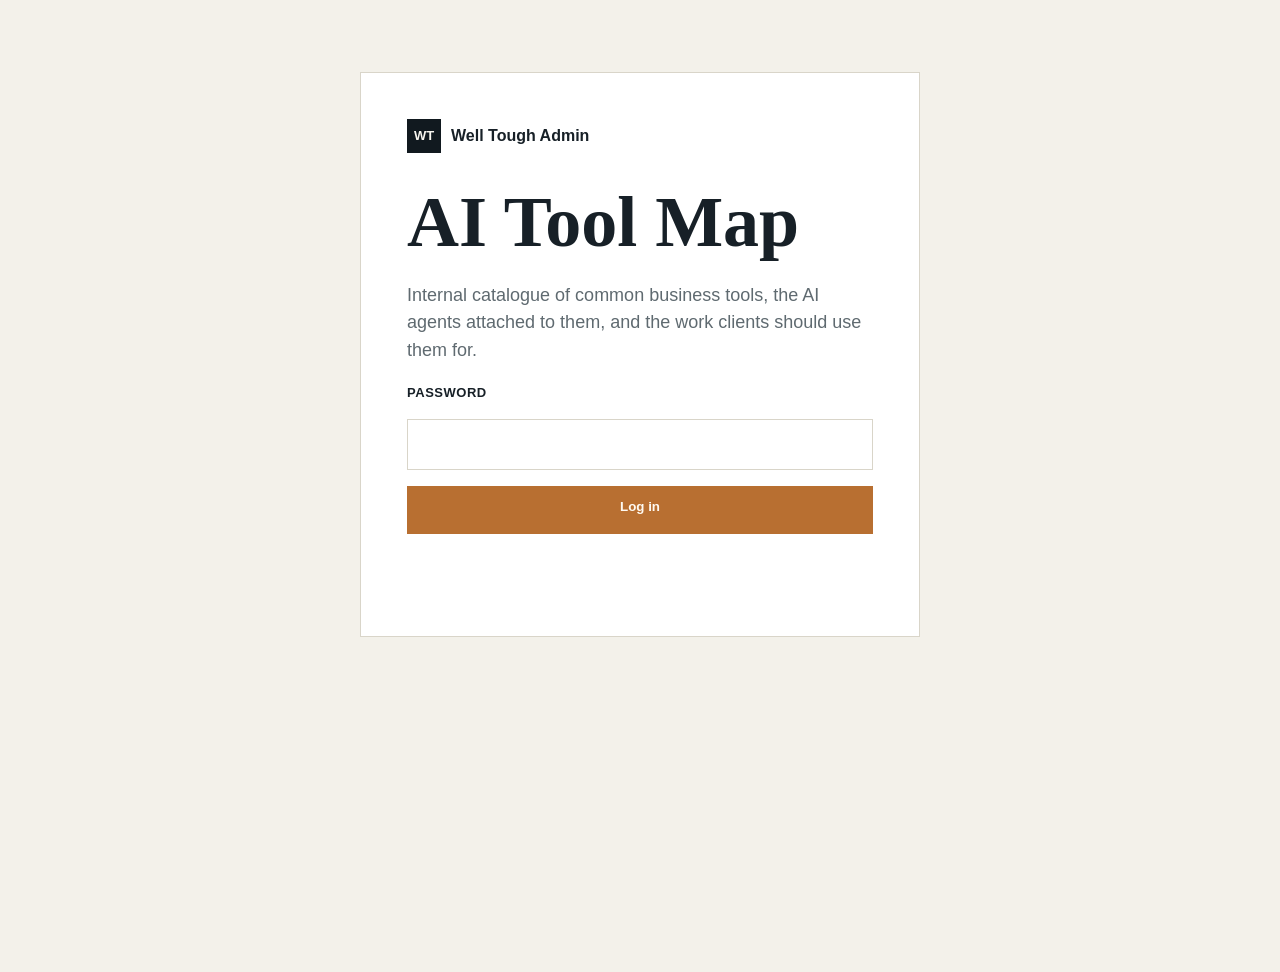
<file: admin/tools.html>
<!doctype html>
<html lang="en">
  <head>
    <link rel="icon" href="../assets/images/favicon.svg" type="image/svg+xml">
    <meta charset="utf-8">
    <meta name="viewport" content="width=device-width, initial-scale=1">
    <meta name="robots" content="noindex, nofollow">
    <title>Well Tough Admin | AI Tool Map</title>
    <link rel="stylesheet" href="../assets/css/styles.css">
    <link rel="stylesheet" href="admin.css">
  </head>
  <body class="admin-body">
    <main class="admin-shell">
      <section class="login-panel" id="loginPanel">
        <a class="brand admin-brand" href="../index.html" aria-label="Well Tough home">
          <span class="brand-mark">WT</span>
          <span>Well Tough Admin</span>
        </a>
        <h1>AI Tool Map</h1>
        <p>Internal catalogue of common business tools, the AI agents attached to them, and the work clients should use them for.</p>
        <form id="loginForm">
          <label for="adminPassword">Password</label>
          <input id="adminPassword" name="adminPassword" type="password" autocomplete="current-password" required>
          <button class="button primary" type="submit">Log in</button>
          <p class="login-error" id="loginError" role="alert"></p>
        </form>
      </section>

      <section class="admin-app" id="adminApp" hidden>
        <header class="admin-topbar">
          <a class="brand" href="../index.html">
            <span class="brand-mark">WT</span>
            <span>Well Tough</span>
          </a>
          <div class="admin-actions">
            <a class="small-button ghost" href="index.html">Diagnostic</a>
            <a class="small-button ghost" href="framework.html">Framework</a>
            <a class="small-button ghost" href="pricing.html">Tool pricing</a>
            <button class="small-button" id="printButton" type="button">Print / PDF</button>
            <button class="small-button ghost" id="logoutButton" type="button">Log out</button>
          </div>
        </header>

        <section class="admin-hero">
          <div>
            <p class="section-kicker">Internal tool map</p>
            <h1>Common business tools and their AI agents</h1>
            <p>
              Use this during diagnostics to connect the client's existing software estate to practical AI use cases.
              The aim is to avoid generic AI recommendations and show exactly where AI should sit in daily work.
            </p>
          </div>
          <aside class="client-card">
            <h3>Recommendation rule</h3>
            <p>
              Start with tools the organisation already uses, then add new AI platforms only where the existing stack
              cannot deliver the workflow, governance or measurement required.
            </p>
          </aside>
        </section>

        <section class="tooling-section">
          <div class="section-heading">
            <p class="section-kicker">Workflow mapping</p>
            <h2>Tool-to-agent catalogue</h2>
            <p>
              Filter by function, then use the final column to shape client workshops, training plans and 90-day roadmap actions.
            </p>
          </div>

          <div class="tool-map-filters">
            <label>
              Search tools, agents or use cases
              <input id="toolSearch" type="search" placeholder="e.g. Teams, finance, proposal, CRM">
            </label>
            <label>
              Function
              <select id="functionFilter">
                <option value="all">All functions</option>
              </select>
            </label>
          </div>

          <div class="service-table">
            <table class="tool-map-table">
              <thead>
                <tr>
                  <th>Common tool</th>
                  <th>Associated AI agent</th>
                  <th>Best-fit organisation / function</th>
                  <th>What they should use the AI agent to do</th>
                </tr>
              </thead>
              <tbody id="toolMapBody"></tbody>
            </table>
          </div>
        </section>
      </section>
    </main>
    <script src="tools.js"></script>
  </body>
</html>
</file>
<file: assets/css/styles.css>
:root {
  --ink: #172027;
  --muted: #5f6a70;
  --paper: #f7f5ef;
  --surface: #ffffff;
  --line: #d9d5c9;
  --charcoal: #11191f;
  --charcoal-2: #1f2c32;
  --copper: #b86f31;
  --moss: #617161;
  --sage: #dfe5db;
  --bluegray: #d9e5e8;
  --max: 1160px;
}

* {
  box-sizing: border-box;
}

html {
  scroll-behavior: smooth;
}

body {
  margin: 0;
  background: var(--paper);
  color: var(--ink);
  font-family: Arial, Helvetica, sans-serif;
  line-height: 1.55;
}

a {
  color: inherit;
  text-decoration: none;
}

input,
select,
textarea {
  border: 1px solid var(--line);
  color: var(--ink);
  font: inherit;
  padding: 12px 13px;
  width: 100%;
}

.site-header {
  align-items: center;
  background: rgba(247, 245, 239, 0.92);
  border-bottom: 1px solid rgba(23, 32, 39, 0.12);
  display: flex;
  justify-content: space-between;
  left: 0;
  padding: 14px clamp(18px, 4vw, 48px);
  position: fixed;
  right: 0;
  top: 0;
  z-index: 10;
}

.brand {
  align-items: center;
  display: inline-flex;
  font-weight: 800;
  gap: 10px;
  letter-spacing: 0;
}

.brand-mark {
  align-items: center;
  background: var(--charcoal);
  color: var(--paper);
  display: inline-flex;
  font-size: 13px;
  height: 34px;
  justify-content: center;
  width: 34px;
}

nav {
  align-items: center;
  display: flex;
  gap: clamp(14px, 2.2vw, 28px);
  font-size: 14px;
  font-weight: 700;
}

nav a[aria-current="page"] {
  color: var(--copper);
}

.nav-cta {
  border: 1px solid var(--ink);
  padding: 8px 12px;
}

.hero {
  min-height: 92vh;
  overflow: hidden;
  position: relative;
}

.hero-media {
  background-image: url("../images/hero-ai-adoption.png");
  background-position: center;
  background-size: cover;
  inset: 0;
  position: absolute;
}

.hero-overlay {
  background:
    linear-gradient(90deg, rgba(17, 25, 31, 0.94) 0%, rgba(17, 25, 31, 0.84) 38%, rgba(17, 25, 31, 0.26) 72%),
    linear-gradient(0deg, rgba(17, 25, 31, 0.58) 0%, rgba(17, 25, 31, 0) 42%);
  inset: 0;
  position: absolute;
}

.hero-content {
  color: var(--paper);
  max-width: 760px;
  padding: clamp(112px, 16vh, 156px) clamp(22px, 7vw, 96px) 72px;
  position: relative;
  z-index: 1;
}

.hero-content h1 {
  font-size: clamp(48px, 7vw, 92px);
}

.eyebrow,
.section-kicker {
  color: var(--copper);
  font-size: 13px;
  font-weight: 800;
  letter-spacing: 0.08em;
  margin: 0 0 14px;
  text-transform: uppercase;
}

h1,
h2,
h3,
p {
  margin-top: 0;
}

h1 {
  font-family: Georgia, "Times New Roman", serif;
  font-size: clamp(52px, 8vw, 108px);
  letter-spacing: 0;
  line-height: 0.92;
  margin-bottom: 24px;
  max-width: 720px;
}

h2 {
  font-family: Georgia, "Times New Roman", serif;
  font-size: clamp(34px, 4.6vw, 64px);
  letter-spacing: 0;
  line-height: 1.02;
  margin-bottom: 18px;
}

h3 {
  font-size: 21px;
  line-height: 1.2;
  margin-bottom: 10px;
}

.hero-copy {
  color: rgba(247, 245, 239, 0.9);
  font-size: clamp(18px, 2vw, 22px);
  max-width: 640px;
}

.hero-actions {
  display: flex;
  flex-wrap: nowrap;
  gap: 12px;
  margin-top: 32px;
}

.hero-actions .button {
  white-space: nowrap;
}

.button {
  border: 1px solid currentColor;
  display: inline-flex;
  font-weight: 800;
  justify-content: center;
  min-height: 48px;
  padding: 12px 18px;
}

.button.primary {
  background: var(--copper);
  border-color: var(--copper);
  color: #fffaf2;
}

.button.secondary {
  color: var(--paper);
}

.section-actions {
  display: flex;
  flex-wrap: wrap;
  gap: 12px;
  margin: 38px auto 0;
  max-width: var(--max);
}

.proof-band {
  background: var(--surface);
  border-bottom: 1px solid var(--line);
  display: grid;
  gap: 1px;
  grid-template-columns: repeat(3, 1fr);
}

.proof-band div {
  background: var(--surface);
  min-height: 150px;
  padding: 34px clamp(20px, 4vw, 48px);
}

.proof-band strong {
  color: var(--copper);
  display: block;
  font-family: Georgia, "Times New Roman", serif;
  font-size: 48px;
  line-height: 1;
  margin-bottom: 12px;
}

.proof-band span {
  color: var(--muted);
  display: block;
  max-width: 330px;
}

.page-hero {
  background: var(--charcoal);
  color: var(--paper);
  padding: clamp(104px, 12vw, 132px) clamp(22px, 7vw, 96px) clamp(42px, 6vw, 68px);
}

.page-hero h1 {
  font-size: clamp(38px, 5vw, 68px);
  line-height: 1;
  max-width: 860px;
}

.page-hero p:not(.section-kicker) {
  color: rgba(247, 245, 239, 0.82);
  font-size: clamp(17px, 1.5vw, 20px);
  max-width: 720px;
}

.section {
  margin: 0 auto;
  max-width: var(--max);
  padding: clamp(36px, 4.5vw, 61px) clamp(20px, 4vw, 48px);
}

.split {
  display: grid;
  gap: clamp(32px, 6vw, 80px);
  grid-template-columns: 0.9fr 1.1fr;
}

.copy-stack {
  color: var(--muted);
  font-size: 19px;
}

.answer {
  border-top: 1px solid var(--line);
  padding-top: clamp(58px, 7vw, 94px);
}

.dark {
  background: var(--charcoal);
  color: var(--paper);
  max-width: none;
}

.dark .section-heading,
.dark .feature-grid {
  margin-left: auto;
  margin-right: auto;
  max-width: var(--max);
}

.section-heading {
  max-width: 760px;
}

.section-heading > p:not(.section-kicker) {
  color: var(--muted);
  font-size: 19px;
}

.feature-grid,
.dimension-grid,
.team-grid {
  display: grid;
  gap: 18px;
}

.feature-grid {
  grid-template-columns: repeat(3, 1fr);
  margin-top: 42px;
}

.feature-grid article {
  border-left: 1px solid rgba(247, 245, 239, 0.28);
  padding: 8px 26px 18px;
}

.feature-grid span,
.dimension-grid span {
  color: var(--copper);
  display: block;
  font-weight: 800;
  margin-bottom: 16px;
}

.feature-grid p,
.dimension-grid p,
.team-grid p,
.detail-grid p,
.process p {
  color: var(--muted);
  margin-bottom: 0;
}

.dark .feature-grid p {
  color: rgba(247, 245, 239, 0.7);
}

.process {
  display: grid;
  gap: 0;
  grid-template-columns: repeat(4, 1fr);
  margin-top: 44px;
}

.price-panel {
  background: var(--charcoal);
  color: var(--paper);
  display: grid;
  gap: 26px;
  grid-template-columns: 0.85fr 1.15fr;
  margin-top: 38px;
  padding: clamp(26px, 4vw, 42px);
}

.price-panel span {
  color: var(--copper);
  display: block;
  font-size: 13px;
  font-weight: 800;
  letter-spacing: 0.08em;
  margin-bottom: 10px;
  text-transform: uppercase;
}

.price-panel strong {
  display: block;
  font-family: Georgia, "Times New Roman", serif;
  font-size: clamp(34px, 4vw, 54px);
  line-height: 1;
  margin-bottom: 14px;
}

.price-panel p {
  color: rgba(247, 245, 239, 0.72);
  margin-bottom: 0;
}

.price-panel ul {
  margin: 0;
  padding: 0;
}

.deliverable-list {
  display: grid;
  gap: 10px;
  grid-template-columns: repeat(2, 1fr);
  list-style: none;
}

.deliverable-list li {
  background: rgba(247, 245, 239, 0.06);
  border: 1px solid rgba(247, 245, 239, 0.18);
  cursor: default;
  min-height: 64px;
  outline: none;
  padding: 13px 14px;
  transition: background 160ms ease, border-color 160ms ease;
}

.deliverable-list li:hover,
.deliverable-list li:focus {
  background: rgba(247, 245, 239, 0.12);
  border-color: rgba(184, 111, 49, 0.72);
}

.deliverable-list li span {
  color: var(--paper);
  font-size: 15px;
  letter-spacing: 0;
  margin: 0;
  text-transform: none;
}

.deliverable-list li p {
  color: rgba(247, 245, 239, 0.74);
  max-height: 0;
  margin-top: 0;
  opacity: 0;
  overflow: hidden;
  transition: max-height 180ms ease, margin-top 180ms ease, opacity 180ms ease;
}

.deliverable-list li:hover p,
.deliverable-list li:focus p {
  max-height: 150px;
  margin-top: 8px;
  opacity: 1;
}

.process div {
  background: var(--surface);
  border: 1px solid var(--line);
  min-height: 220px;
  padding: 28px;
}

.index-section {
  border-top: 1px solid var(--line);
}

.score-card {
  background: var(--surface);
  border: 1px solid var(--line);
  display: grid;
  gap: 36px;
  grid-template-columns: 0.7fr 1.3fr;
  margin-top: 38px;
  padding: clamp(26px, 4vw, 44px);
}

.score-total span {
  color: var(--muted);
  display: block;
  font-weight: 800;
  margin-bottom: 12px;
}

.score-total strong {
  color: var(--copper);
  font-family: Georgia, "Times New Roman", serif;
  font-size: clamp(84px, 12vw, 142px);
  line-height: 0.9;
}

.score-total em {
  color: var(--muted);
  font-size: 28px;
  font-style: normal;
  font-weight: 800;
}

.score-bars {
  display: grid;
  gap: 16px;
}

.score-bars div {
  align-items: center;
  display: grid;
  gap: 12px;
  grid-template-columns: minmax(170px, 1fr) 1.4fr 54px;
}

.score-bars span,
.score-bars b {
  font-size: 14px;
}

meter {
  height: 12px;
  width: 100%;
}

meter::-webkit-meter-bar {
  background: var(--bluegray);
  border: 0;
  border-radius: 0;
}

meter::-webkit-meter-optimum-value {
  background: var(--moss);
  border-radius: 0;
}

.method {
  border-top: 1px solid var(--line);
}

.dimension-grid {
  grid-template-columns: repeat(5, 1fr);
  margin-top: 44px;
}

.dimension-grid article {
  background: var(--sage);
  min-height: 245px;
  padding: 24px;
}

.detail-grid {
  display: grid;
  gap: 18px;
  grid-template-columns: repeat(2, 1fr);
}

.detail-grid article {
  background: var(--surface);
  border: 1px solid var(--line);
  min-height: 260px;
  padding: 30px;
}

.detail-grid article:last-child:nth-child(odd) {
  grid-column: span 2;
}

.detail-grid h2 {
  font-size: clamp(28px, 3.4vw, 44px);
}

.assessment-layout {
  align-items: start;
  display: grid;
  gap: 28px;
  grid-template-columns: minmax(0, 1.2fr) minmax(320px, 0.8fr);
}

.assessment-form,
.assessment-questions {
  display: grid;
  gap: 18px;
}

.assessment-card,
.assessment-results {
  background: var(--surface);
  border: 1px solid var(--line);
  padding: clamp(22px, 4vw, 34px);
}

.form-grid {
  display: grid;
  gap: 16px;
  grid-template-columns: repeat(2, 1fr);
}

.form-grid label {
  color: var(--ink);
  display: grid;
  font-size: 13px;
  font-weight: 800;
  gap: 8px;
  letter-spacing: 0.04em;
  text-transform: uppercase;
}

.self-question {
  border: 1px solid var(--line);
  margin: 0;
  padding: 18px;
}

.self-question legend {
  color: var(--ink);
  font-size: 19px;
  font-weight: 800;
  padding: 0 8px;
}

.self-question legend span {
  color: var(--copper);
  display: block;
  font-size: 12px;
  letter-spacing: 0.08em;
  margin-bottom: 4px;
  text-transform: uppercase;
}

.self-options {
  display: grid;
  gap: 8px;
  margin-top: 14px;
}

.self-options label {
  align-items: start;
  background: var(--paper);
  border: 1px solid var(--line);
  cursor: pointer;
  display: grid;
  gap: 10px;
  grid-template-columns: auto 1fr;
  padding: 12px;
}

.self-options label:has(input:checked) {
  background: var(--sage);
  border-color: var(--moss);
}

.self-options input {
  margin-top: 5px;
  width: auto;
}

.assessment-results {
  position: sticky;
  top: 86px;
}

.assessment-results[hidden] {
  display: none;
}

.assessment-submit {
  justify-self: start;
}

.assessment-score {
  border-bottom: 1px solid var(--line);
  margin-bottom: 22px;
  padding-bottom: 22px;
}

.assessment-score span {
  color: var(--muted);
  display: block;
  font-weight: 800;
  margin-bottom: 12px;
}

.assessment-score strong {
  color: var(--copper);
  font-family: Georgia, "Times New Roman", serif;
  font-size: clamp(76px, 10vw, 118px);
  line-height: 0.9;
}

.assessment-score em {
  color: var(--muted);
  font-size: 26px;
  font-style: normal;
  font-weight: 800;
}

.assessment-score p {
  color: var(--moss);
  font-weight: 800;
  margin: 10px 0 0;
}

.assessment-score .opportunity-line {
  color: var(--muted);
  font-weight: 400;
}

.result-block {
  border-bottom: 1px solid var(--line);
  margin-bottom: 22px;
  padding-bottom: 22px;
}

.result-block h2 {
  font-size: 28px;
}

.result-block dl,
.roi-list {
  display: grid;
  gap: 12px;
  margin: 0;
}

.result-block dl div,
.roi-item > div {
  display: flex;
  gap: 16px;
  justify-content: space-between;
}

.roi-item {
  border: 1px solid var(--line);
  outline: none;
  padding: 12px;
}

.roi-item:hover,
.roi-item:focus {
  background: var(--paper);
  border-color: var(--moss);
}

.roi-item span,
.result-block p {
  color: var(--muted);
}

.roi-item strong {
  color: var(--ink);
  font-weight: 800;
  margin: 0;
  text-align: right;
}

.roi-item p {
  max-height: 0;
  margin: 0;
  opacity: 0;
  overflow: hidden;
  transition: max-height 180ms ease, margin-top 180ms ease, opacity 180ms ease;
}

.roi-item:hover p,
.roi-item:focus p {
  max-height: 180px;
  margin-top: 8px;
  opacity: 1;
}

.muted-block {
  background: var(--paper);
  border: 1px solid var(--line);
  padding: 16px;
}

.contact-layout {
  align-items: start;
  display: grid;
  gap: 28px;
  grid-template-columns: minmax(0, 1.15fr) minmax(300px, 0.85fr);
}

.contact-form,
.contact-aside {
  background: var(--surface);
  border: 1px solid var(--line);
  padding: clamp(22px, 4vw, 34px);
}

.contact-form {
  display: grid;
  gap: 20px;
}

.contact-form > label {
  color: var(--ink);
  display: grid;
  font-size: 13px;
  font-weight: 800;
  gap: 8px;
  letter-spacing: 0.04em;
  text-transform: uppercase;
}

.contact-form textarea {
  min-height: 170px;
  resize: vertical;
}

.contact-aside h2 {
  font-size: clamp(30px, 3.6vw, 46px);
}

.contact-aside li {
  color: var(--muted);
  margin-bottom: 10px;
}

.form-note {
  color: var(--muted);
  font-size: 14px;
  margin-bottom: 0;
}

.hidden-field {
  display: none;
}

.company-profile {
  border-top: 1px solid var(--line);
}

.company-grid {
  display: grid;
  gap: 18px;
  grid-template-columns: repeat(4, 1fr);
  margin-top: 34px;
}

.company-grid article {
  background: var(--surface);
  border: 1px solid var(--line);
  min-height: 230px;
  padding: 24px;
}

.company-grid span {
  color: var(--copper);
  display: block;
  font-size: 12px;
  font-weight: 800;
  letter-spacing: 0.08em;
  margin-bottom: 12px;
  text-transform: uppercase;
}

.company-grid strong {
  color: var(--ink);
  display: block;
  font-size: 21px;
  line-height: 1.2;
  margin-bottom: 12px;
}

.company-grid p {
  color: var(--muted);
  margin-bottom: 0;
}

.sectors {
  border-top: 1px solid var(--line);
}

.sector-grid,
.tier-grid {
  display: grid;
  gap: 18px;
  grid-template-columns: repeat(4, 1fr);
  margin-top: 42px;
}

.sector-grid article {
  background: var(--surface);
  border: 1px solid var(--line);
  min-height: 260px;
  padding: 24px;
}

.sector-grid p {
  color: var(--muted);
}

.sector-grid strong {
  color: var(--moss);
  display: block;
  line-height: 1.35;
}

.retainer .section-heading {
  margin-left: auto;
  margin-right: auto;
  max-width: var(--max);
}

.tier-grid {
  margin-left: auto;
  margin-right: auto;
  max-width: var(--max);
  grid-template-columns: repeat(3, 1fr);
}

.tier-grid article {
  background: rgba(247, 245, 239, 0.06);
  border: 1px solid rgba(247, 245, 239, 0.18);
  min-height: 250px;
  padding: 28px;
}

.tier-grid span {
  color: var(--copper);
  display: block;
  font-weight: 800;
  margin-bottom: 16px;
}

.tier-grid strong {
  display: block;
  font-family: Georgia, "Times New Roman", serif;
  font-size: 34px;
  line-height: 1.05;
  margin-bottom: 16px;
}

.tier-grid p,
.retainer .section-heading p:not(.section-kicker) {
  color: rgba(247, 245, 239, 0.72);
}

.team {
  border-top: 1px solid var(--line);
}

.team-grid {
  grid-template-columns: repeat(2, 1fr);
}

.team-grid article {
  background: var(--surface);
  border-top: 4px solid var(--moss);
  padding: 30px;
}

.team-grid article p + p {
  margin-top: 16px;
}

.role {
  color: var(--copper) !important;
  font-weight: 800;
  margin-bottom: 16px !important;
}

.cta-section {
  align-items: center;
  background: var(--charcoal-2);
  color: var(--paper);
  display: flex;
  gap: 30px;
  justify-content: space-between;
  padding: clamp(54px, 8vw, 86px) clamp(20px, 7vw, 96px);
}

.cta-section div {
  max-width: 760px;
}

.cta-section p:not(.section-kicker) {
  color: rgba(247, 245, 239, 0.78);
  font-size: 19px;
}

footer {
  align-items: center;
  background: var(--charcoal);
  color: rgba(247, 245, 239, 0.78);
  display: flex;
  justify-content: space-between;
  padding: 26px clamp(20px, 7vw, 96px);
}

footer a {
  color: var(--paper);
  font-weight: 800;
}

.footer-links {
  display: flex;
  flex-wrap: wrap;
  gap: 18px;
  justify-content: flex-end;
}

footer .quiet-admin-link {
  color: rgba(247, 245, 239, 0.78);
  font-weight: 400;
  text-decoration: none;
}

@media (max-width: 900px) {
  .site-header {
    align-items: flex-start;
    gap: 14px;
  }

  nav {
    flex-wrap: wrap;
    justify-content: flex-end;
  }

  .hero {
    min-height: 860px;
  }

  .hero-overlay {
    background: linear-gradient(180deg, rgba(17, 25, 31, 0.96) 0%, rgba(17, 25, 31, 0.86) 52%, rgba(17, 25, 31, 0.38) 100%);
  }

  .proof-band,
  .split,
  .feature-grid,
  .price-panel,
  .process,
  .score-card,
  .dimension-grid,
  .sector-grid,
  .tier-grid,
  .detail-grid,
  .assessment-layout,
  .form-grid,
  .contact-layout,
  .company-grid,
  .team-grid {
    grid-template-columns: 1fr;
  }

  .assessment-results {
    position: static;
  }

  .detail-grid article:last-child:nth-child(odd) {
    grid-column: auto;
  }

  .deliverable-list {
    grid-template-columns: 1fr;
  }

  .score-bars div {
    grid-template-columns: 1fr;
  }

  .process div,
  .dimension-grid article {
    min-height: auto;
  }

  .cta-section,
  footer {
    align-items: flex-start;
    flex-direction: column;
  }
}

@media (max-width: 560px) {
  .site-header {
    position: absolute;
  }

  nav {
    font-size: 13px;
    gap: 10px;
  }

  .nav-cta {
    padding: 6px 9px;
  }

  .hero-content {
    padding-left: 20px;
    padding-right: 20px;
  }

  .hero-actions {
    flex-direction: column;
  }

  .button {
    width: 100%;
  }
}
</file>
<file: admin/admin.css>
.admin-body {
  background: #f3f1ea;
}

.admin-shell {
  min-height: 100vh;
}

.login-panel {
  background: var(--surface);
  border: 1px solid var(--line);
  margin: 8vh auto;
  max-width: 560px;
  padding: clamp(28px, 5vw, 46px);
}

.admin-brand {
  margin-bottom: 34px;
}

.login-panel h1,
.admin-hero h1 {
  color: var(--ink);
  font-size: clamp(42px, 6vw, 72px);
  line-height: 0.98;
}

.login-panel p {
  color: var(--muted);
  font-size: 18px;
}

.login-panel form,
.client-card {
  display: grid;
  gap: 16px;
}

.login-panel label,
.client-card label {
  color: var(--ink);
  display: grid;
  font-size: 13px;
  font-weight: 800;
  gap: 8px;
  letter-spacing: 0.04em;
  text-transform: uppercase;
}

input,
textarea {
  border: 1px solid var(--line);
  color: var(--ink);
  font: inherit;
  padding: 12px 13px;
  width: 100%;
}

textarea {
  min-height: 88px;
  resize: vertical;
}

.login-error {
  color: #9d3324 !important;
  font-weight: 800;
  min-height: 22px;
}

.admin-note {
  border-top: 1px solid var(--line);
  font-size: 14px !important;
  margin: 24px 0 0;
  padding-top: 18px;
}

.admin-app {
  padding: 0 clamp(18px, 4vw, 48px) 64px;
}

.admin-topbar {
  align-items: center;
  display: flex;
  justify-content: space-between;
  padding: 18px 0;
}

.admin-actions {
  display: flex;
  flex-wrap: wrap;
  gap: 10px;
  justify-content: flex-end;
}

.small-button {
  background: var(--charcoal);
  border: 1px solid var(--charcoal);
  color: var(--paper);
  cursor: pointer;
  display: inline-flex;
  align-items: center;
  font: inherit;
  font-size: 13px;
  font-weight: 800;
  justify-content: center;
  min-height: 38px;
  padding: 8px 12px;
}

.small-button.ghost {
  background: transparent;
  color: var(--ink);
}

.admin-hero {
  background: var(--surface);
  border: 1px solid var(--line);
  display: grid;
  gap: 32px;
  grid-template-columns: minmax(0, 1.3fr) minmax(300px, 0.7fr);
  padding: clamp(28px, 5vw, 52px);
}

.admin-hero p {
  color: var(--muted);
  font-size: 19px;
  max-width: 760px;
}

.client-card {
  background: var(--paper);
  border: 1px solid var(--line);
  align-self: start;
  padding: 22px;
}

.score-summary {
  background: var(--charcoal);
  color: var(--paper);
  display: grid;
  gap: 34px;
  grid-template-columns: 0.35fr 0.65fr;
  margin-top: 22px;
  padding: clamp(24px, 4vw, 40px);
}

.admin-score p {
  color: rgba(247, 245, 239, 0.72);
  font-weight: 800;
  margin: 12px 0 0;
}

.admin-score-bars {
  display: grid;
  gap: 14px;
}

.admin-score-bars div {
  align-items: center;
  display: grid;
  gap: 12px;
  grid-template-columns: minmax(190px, 1fr) 1.4fr 72px;
}

.admin-score-bars span,
.admin-score-bars b {
  font-size: 14px;
}

.admin-score-bars meter::-webkit-meter-bar {
  background: rgba(247, 245, 239, 0.18);
}

.admin-score-bars meter::-webkit-meter-optimum-value {
  background: var(--copper);
}

.questionnaire {
  display: grid;
  gap: 24px;
  margin-top: 28px;
}

.dimension-section {
  background: var(--surface);
  border: 1px solid var(--line);
  padding: clamp(22px, 4vw, 36px);
}

.dimension-header {
  border-bottom: 1px solid var(--line);
  display: grid;
  gap: 18px;
  grid-template-columns: 1fr auto;
  margin-bottom: 22px;
  padding-bottom: 18px;
}

.dimension-header h2 {
  font-size: clamp(30px, 4vw, 48px);
  margin-bottom: 8px;
}

.dimension-header p {
  color: var(--muted);
  margin-bottom: 0;
}

.dimension-pill {
  align-self: start;
  background: var(--sage);
  color: var(--ink);
  font-weight: 800;
  padding: 9px 12px;
}

.question-card {
  border-bottom: 1px solid var(--line);
  display: grid;
  gap: 20px;
  grid-template-columns: minmax(240px, 0.75fr) minmax(0, 1.25fr);
  padding: 24px 0;
}

.question-card:last-child {
  border-bottom: 0;
  padding-bottom: 0;
}

.question-card h3 {
  font-size: 22px;
}

.question-card p {
  color: var(--muted);
}

.level-options {
  display: grid;
  gap: 10px;
}

.level-option {
  border: 1px solid var(--line);
  cursor: pointer;
  display: grid;
  gap: 10px;
  grid-template-columns: auto 1fr;
  padding: 13px;
}

.level-option:has(input:checked) {
  background: var(--sage);
  border-color: var(--moss);
}

.level-option input {
  margin-top: 5px;
  width: auto;
}

.level-option strong {
  display: block;
  margin-bottom: 4px;
}

.level-option span {
  color: var(--muted);
  display: block;
  font-size: 14px;
}

.next-step {
  background: #f5eee5;
  border-left: 4px solid var(--copper);
  color: var(--ink);
  margin-top: 14px;
  padding: 13px 14px;
}

.next-step strong {
  display: block;
  margin-bottom: 4px;
}

.question-notes {
  margin-top: 14px;
}

.recommendations {
  background: var(--surface);
  border: 1px solid var(--line);
  margin-top: 28px;
  padding: clamp(22px, 4vw, 36px);
}

.priority-list {
  display: grid;
  gap: 14px;
  margin-top: 24px;
}

.priority-item {
  background: var(--paper);
  border: 1px solid var(--line);
  padding: 18px;
}

.priority-item h3 {
  font-size: 19px;
}

.priority-item p {
  color: var(--muted);
  margin-bottom: 0;
}

.pricing-intro {
  display: grid;
  gap: 18px;
  grid-template-columns: repeat(3, 1fr);
  margin-top: 22px;
}

.pricing-intro article,
.tool-card,
.sources-panel {
  background: var(--surface);
  border: 1px solid var(--line);
  padding: 24px;
}

.pricing-intro span,
.tool-card span {
  color: var(--copper);
  display: block;
  font-size: 12px;
  font-weight: 800;
  letter-spacing: 0.08em;
  margin-bottom: 12px;
  text-transform: uppercase;
}

.pricing-intro strong {
  display: block;
  font-family: Georgia, "Times New Roman", serif;
  font-size: clamp(28px, 3vw, 42px);
  line-height: 1;
  margin-bottom: 12px;
}

.pricing-intro p,
.tool-card p,
.sources-panel p {
  color: var(--muted);
  margin-bottom: 0;
}

.tooling-section {
  background: var(--surface);
  border: 1px solid var(--line);
  margin-top: 28px;
  padding: clamp(22px, 4vw, 36px);
}

.tooling-grid {
  display: grid;
  gap: 18px;
  grid-template-columns: repeat(3, 1fr);
  margin-top: 26px;
}

.tool-card {
  background: var(--paper);
  display: flex;
  flex-direction: column;
  min-height: 520px;
}

.tool-card h3 {
  font-size: 24px;
}

.tool-vendor {
  color: var(--moss) !important;
  font-weight: 800;
  margin-bottom: 18px !important;
}

.tool-card dl {
  display: grid;
  gap: 8px;
  margin: 0 0 18px;
}

.tool-card dt {
  color: var(--ink);
  font-size: 12px;
  font-weight: 800;
  letter-spacing: 0.06em;
  text-transform: uppercase;
}

.tool-card dd {
  color: var(--muted);
  margin: 0 0 8px;
}

.tool-card dd strong {
  color: var(--ink);
}

.service-table {
  margin-top: 26px;
  overflow-x: auto;
}

.service-table table {
  border-collapse: collapse;
  min-width: 860px;
  width: 100%;
}

.service-table th,
.service-table td {
  border: 1px solid var(--line);
  padding: 14px;
  text-align: left;
  vertical-align: top;
}

.service-table th {
  background: var(--charcoal);
  color: var(--paper);
}

.service-table td:nth-child(2) {
  color: var(--copper);
  font-weight: 800;
  white-space: nowrap;
}

.service-table td ul {
  margin: 0;
  padding-left: 18px;
}

.service-table td li + li {
  margin-top: 6px;
}

.tool-map-filters {
  display: grid;
  gap: 14px;
  grid-template-columns: minmax(220px, 1fr) minmax(180px, 0.4fr);
  margin-top: 24px;
}

.tool-map-filters label {
  color: var(--ink);
  display: grid;
  font-size: 13px;
  font-weight: 800;
  gap: 8px;
  letter-spacing: 0.04em;
  text-transform: uppercase;
}

.tool-map-filters select {
  background: var(--surface);
  border: 1px solid var(--line);
  color: var(--ink);
  font: inherit;
  padding: 12px 13px;
  width: 100%;
}

.tool-map-table td:first-child strong {
  color: var(--ink);
  display: block;
  font-size: 16px;
  margin-bottom: 4px;
}

.tool-map-table td:nth-child(2) {
  color: inherit;
  font-weight: inherit;
  white-space: normal;
}

.tool-map-table td:first-child span,
.tool-map-table .muted {
  color: var(--muted);
  display: block;
  font-size: 14px;
}

.tool-map-table .agent-pill {
  background: #f5eee5;
  color: var(--ink);
  display: inline-block;
  font-weight: 800;
  margin-bottom: 8px;
  padding: 6px 8px;
}

.sources-panel {
  margin-top: 28px;
}

.sources-panel h2 {
  font-size: 34px;
}

.sources-panel ul {
  columns: 2;
  margin-bottom: 0;
}

.sources-panel a {
  color: var(--copper);
  font-weight: 800;
  text-decoration: underline;
}

.pricing-monitor {
  margin: 22px 0;
}

.monitor-summary {
  align-items: center;
  background: var(--paper);
  border: 1px solid var(--line);
  display: flex;
  flex-wrap: wrap;
  gap: 12px;
  justify-content: space-between;
  margin-bottom: 16px;
  padding: 16px;
}

.monitor-summary strong {
  color: var(--ink);
  font-size: 18px;
}

.monitor-summary span {
  color: var(--muted);
  font-weight: 800;
}

.monitor-table table {
  min-width: 980px;
}

.monitor-status {
  background: var(--sage);
  color: var(--ink);
  display: inline-block;
  font-size: 12px;
  font-weight: 800;
  letter-spacing: 0.05em;
  padding: 6px 8px;
  text-transform: uppercase;
  white-space: nowrap;
}

.monitor-status.changed {
  background: #f5eee5;
  color: #8d3f15;
}

.monitor-status.error {
  background: #f3d9d1;
  color: #8f2418;
}

.monitor-status.pending {
  background: var(--line);
}

.framework-hero h1 {
  max-width: 900px;
}

.framework-rule strong {
  color: var(--ink);
  font-family: Georgia, "Times New Roman", serif;
  font-size: 24px;
  line-height: 1.15;
}

.framework-jump {
  background: var(--charcoal);
  display: flex;
  flex-wrap: wrap;
  gap: 8px;
  margin-top: 22px;
  padding: 16px;
  position: sticky;
  top: 0;
  z-index: 5;
}

.framework-jump a {
  border: 1px solid rgba(247, 245, 239, 0.3);
  color: var(--paper);
  font-size: 13px;
  font-weight: 800;
  padding: 7px 10px;
}

.framework-jump a:hover,
.framework-jump a:focus {
  background: var(--copper);
  border-color: var(--copper);
}

.framework-section {
  background: var(--surface);
  border: 1px solid var(--line);
  margin-top: 28px;
  padding: clamp(24px, 4vw, 42px);
  scroll-margin-top: 82px;
}

.framework-section > .section-heading {
  max-width: 940px;
}

.framework-section > .section-heading > p:last-child {
  color: var(--muted);
  font-size: 18px;
  max-width: 800px;
}

.principle-grid,
.roi-grid,
.adoption-grid,
.toolkit-grid {
  display: grid;
  gap: 14px;
  grid-template-columns: repeat(3, 1fr);
  margin-top: 26px;
}

.principle-grid article,
.roi-grid article,
.adoption-grid article,
.toolkit-grid article,
.decision-grid article,
.roadmap-grid article,
.metric-columns article {
  background: var(--paper);
  border: 1px solid var(--line);
  padding: 20px;
}

.principle-grid span,
.roi-grid > article > span,
.roadmap-grid > article > span,
.decision-grid > article > span,
.risk-tier-grid > article > span {
  color: var(--copper);
  display: block;
  font-size: 12px;
  font-weight: 800;
  letter-spacing: 0.08em;
  margin-bottom: 10px;
  text-transform: uppercase;
}

.principle-grid h3,
.roi-grid h3,
.adoption-grid h3,
.toolkit-grid h3,
.decision-grid h3,
.roadmap-grid h3,
.metric-columns h3 {
  font-size: 21px;
}

.principle-grid p,
.roi-grid p,
.adoption-grid p,
.decision-grid p,
.roadmap-grid p {
  color: var(--muted);
  margin-bottom: 0;
}

.phase-list {
  display: grid;
  gap: 12px;
  margin-top: 28px;
}

.phase-list details {
  background: var(--paper);
  border: 1px solid var(--line);
}

.phase-list summary {
  align-items: center;
  cursor: pointer;
  display: grid;
  gap: 16px;
  grid-template-columns: 46px 1fr auto;
  list-style: none;
  padding: 18px 20px;
}

.phase-list summary::-webkit-details-marker {
  display: none;
}

.phase-list summary > span {
  align-items: center;
  background: var(--charcoal);
  color: var(--paper);
  display: flex;
  font-family: Georgia, "Times New Roman", serif;
  font-size: 24px;
  height: 42px;
  justify-content: center;
  width: 42px;
}

.phase-list summary strong,
.phase-list summary small {
  display: block;
}

.phase-list summary strong {
  color: var(--ink);
  font-size: 21px;
}

.phase-list summary small {
  color: var(--muted);
  margin-top: 3px;
}

.phase-list summary b {
  background: var(--sage);
  color: var(--ink);
  font-size: 12px;
  letter-spacing: 0.06em;
  padding: 7px 9px;
  text-transform: uppercase;
}

.phase-list details[open] summary {
  border-bottom: 1px solid var(--line);
}

.phase-body {
  display: grid;
  gap: 22px;
  grid-template-columns: repeat(4, 1fr);
  padding: 22px;
}

.phase-body h3 {
  font-size: 17px;
}

.phase-body ul,
.risk-tier-grid ul,
.roadmap-grid ul,
.toolkit-grid ul,
.metric-columns ul,
.metric-columns ol,
.warning-panel ul,
.context-checklist ul {
  margin: 0;
  padding-left: 19px;
}

.phase-body li,
.risk-tier-grid li,
.roadmap-grid li,
.toolkit-grid li,
.metric-columns li,
.warning-panel li,
.context-checklist li {
  color: var(--muted);
}

.phase-body li + li,
.risk-tier-grid li + li,
.roadmap-grid li + li,
.toolkit-grid li + li,
.metric-columns li + li,
.warning-panel li + li,
.context-checklist li + li {
  margin-top: 7px;
}

.formula-banner {
  align-items: center;
  background: var(--charcoal);
  color: var(--paper);
  display: grid;
  gap: 8px;
  grid-template-columns: 180px 1fr;
  margin-top: 24px;
  padding: 20px;
}

.formula-banner strong {
  color: var(--copper);
  font-size: 18px;
}

.framework-table table {
  min-width: 1000px;
}

.framework-table td:nth-child(2) {
  color: var(--copper);
  font-weight: 800;
  white-space: normal;
}

.decision-grid,
.risk-tier-grid,
.roadmap-grid,
.metric-columns {
  display: grid;
  gap: 14px;
  grid-template-columns: repeat(4, 1fr);
  margin-top: 24px;
}

.risk-tier-grid article {
  border: 1px solid var(--line);
  border-top: 5px solid var(--moss);
  padding: 20px;
}

.risk-tier-grid .risk-medium {
  border-top-color: #c58a35;
}

.risk-tier-grid .risk-high {
  border-top-color: #a84f32;
}

.risk-tier-grid .risk-stop {
  border-top-color: #6e2525;
}

.risk-tier-grid p {
  color: var(--muted);
}

.warning-panel,
.context-checklist {
  background: #f5eee5;
  border-left: 5px solid var(--copper);
  margin-top: 22px;
  padding: 22px;
}

.warning-panel h3,
.context-checklist h3 {
  font-size: 24px;
}

.adoption-grid article strong,
.roadmap-grid article strong {
  display: block;
  margin-top: 18px;
}

.metric-columns {
  grid-template-columns: repeat(3, 1fr);
}

.context-checklist > div {
  display: grid;
  gap: 24px;
  grid-template-columns: repeat(2, 1fr);
}

.roadmap-grid {
  grid-template-columns: repeat(5, 1fr);
}

.roadmap-grid article {
  padding: 18px;
}

.toolkit-grid {
  grid-template-columns: repeat(4, 1fr);
}

.framework-close {
  background: var(--charcoal);
  color: var(--paper);
  margin-top: 26px;
  padding: clamp(26px, 5vw, 48px);
}

.framework-close h2 {
  font-size: clamp(34px, 4vw, 56px);
  max-width: 950px;
}

.framework-close > p:last-child {
  color: rgba(247, 245, 239, 0.76);
  font-size: 19px;
  margin-bottom: 0;
  max-width: 820px;
}

@media (max-width: 980px) {
  .admin-hero,
  .score-summary,
  .question-card,
  .pricing-intro,
  .tooling-grid,
  .tool-map-filters {
    grid-template-columns: 1fr;
  }

  .principle-grid,
  .roi-grid,
  .adoption-grid,
  .toolkit-grid,
  .decision-grid,
  .risk-tier-grid,
  .roadmap-grid,
  .metric-columns,
  .phase-body {
    grid-template-columns: repeat(2, 1fr);
  }

  .admin-score-bars div {
    grid-template-columns: 1fr;
  }
}

@media (max-width: 620px) {
  .framework-jump {
    position: static;
  }

  .principle-grid,
  .roi-grid,
  .adoption-grid,
  .toolkit-grid,
  .decision-grid,
  .risk-tier-grid,
  .roadmap-grid,
  .metric-columns,
  .phase-body,
  .context-checklist > div,
  .formula-banner {
    grid-template-columns: 1fr;
  }

  .phase-list summary {
    grid-template-columns: 42px 1fr;
  }

  .phase-list summary b {
    grid-column: 2;
    justify-self: start;
  }
}

@media print {
  .login-panel,
  .admin-topbar,
  .admin-actions,
  .framework-jump,
  .question-notes,
  .level-option input {
    display: none !important;
  }

  .admin-app,
  .admin-body {
    background: #fff;
    padding: 0;
  }

  .admin-app[hidden] {
    display: block;
  }

  .dimension-section,
  .question-card,
  .score-summary,
  .admin-hero,
  .recommendations {
    break-inside: avoid;
  }

  .framework-section,
  .phase-list details,
  .principle-grid article,
  .roi-grid article,
  .adoption-grid article,
  .toolkit-grid article,
  .decision-grid article,
  .roadmap-grid article {
    break-inside: avoid;
  }

  .framework-section {
    border: 0;
    padding: 20px 0;
  }
}
</file>
